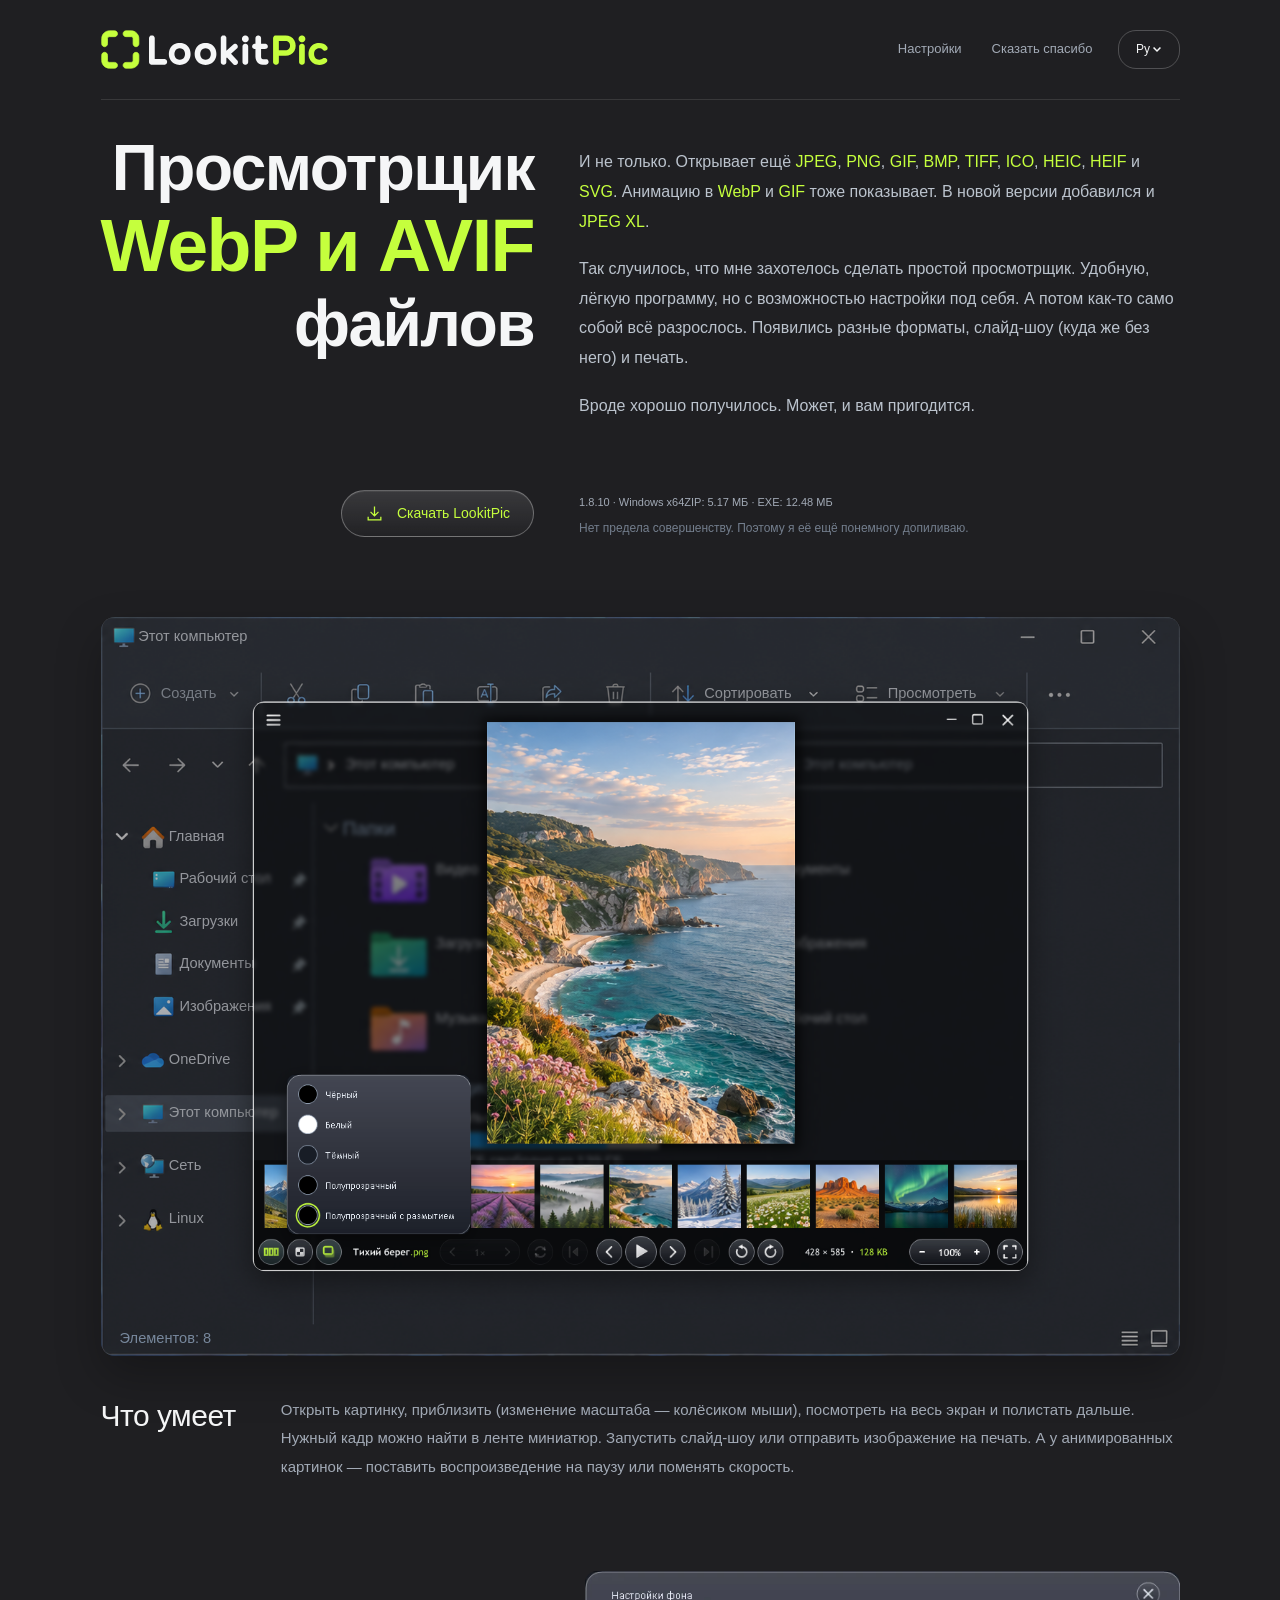
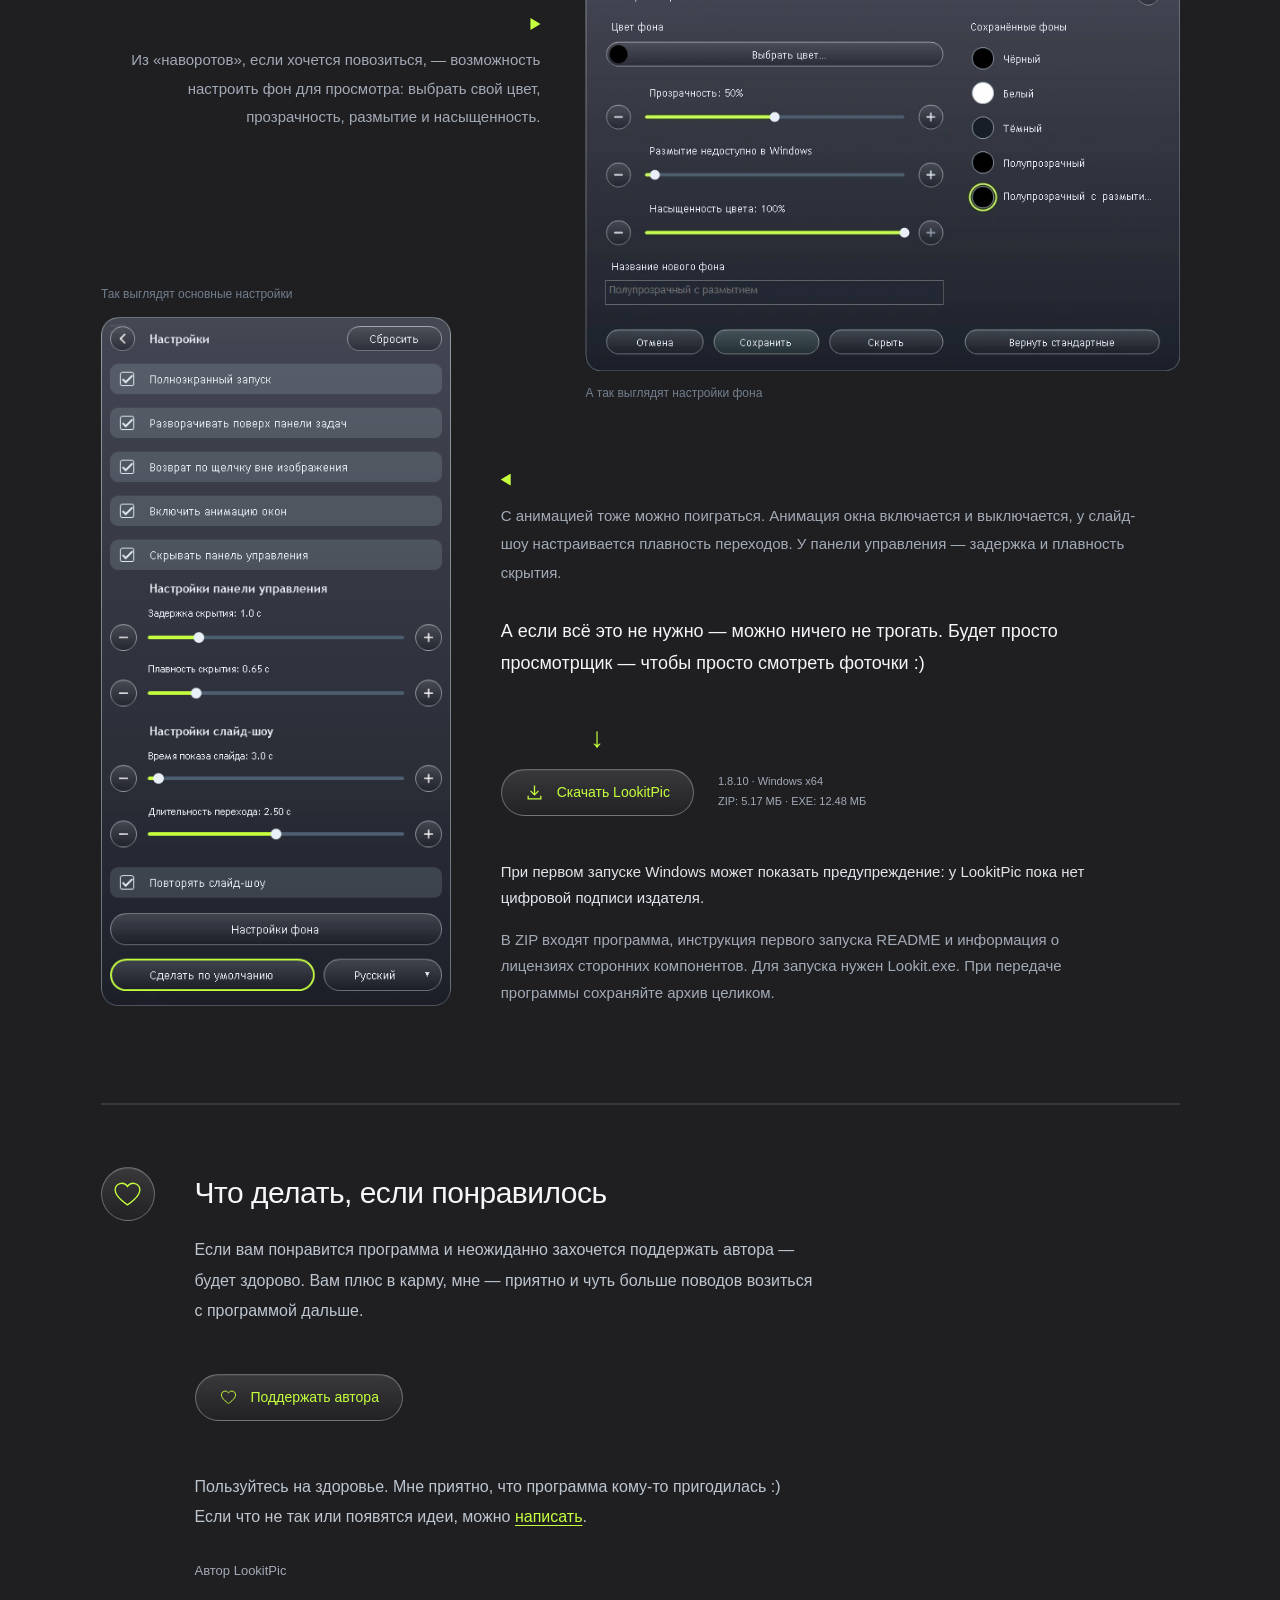
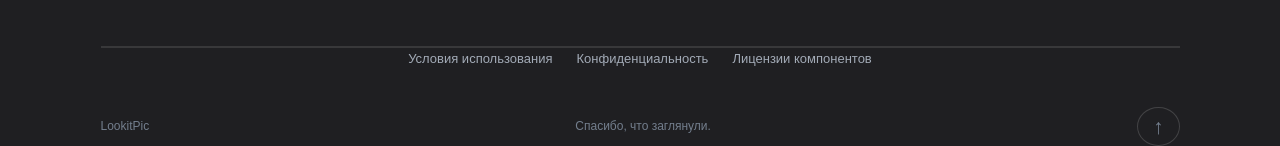
<file: index.html>
<!doctype html>
<html lang="ru">
<head>
  <meta charset="utf-8"><meta name="viewport" content="width=device-width,initial-scale=1">
  <title>LookitPic — бесплатный просмотрщик WebP и AVIF для Windows</title>
  <meta name="description" content="Бесплатный просмотрщик изображений для Windows x64: WebP, AVIF, HEIC, JPEG XL и другие форматы. Анимация, слайд-шоу и печать. Работает без установки.">
  <meta name="theme-color" content="#1f1f22"><link rel="icon" href="/assets/brand/lookitpic.ico?v=137">
  <link rel="stylesheet" href="/style.css?v=1810-language"><script src="/config.js?v=136" defer></script><script src="/locales.js?v=1810" defer></script><script src="/app.js?v=1810-language" defer></script>

<link rel="canonical" href="https://lookitpic.com/">
<link rel="alternate" hreflang="ru" href="https://lookitpic.com/">
<link rel="alternate" hreflang="en" href="https://lookitpic.com/en/">
<link rel="alternate" hreflang="de" href="https://lookitpic.com/de/">
<link rel="alternate" hreflang="fr" href="https://lookitpic.com/fr/">
<link rel="alternate" hreflang="x-default" href="https://lookitpic.com/">
<meta property="og:type" content="website">
<meta property="og:site_name" content="LookitPic">
<meta property="og:title" content="LookitPic — бесплатный просмотрщик WebP и AVIF для Windows">
<meta property="og:description" content="Бесплатный просмотрщик изображений для Windows x64: WebP, AVIF, HEIC, JPEG XL и другие форматы. Анимация, слайд-шоу и печать. Работает без установки.">
<meta property="og:url" content="https://lookitpic.com/">
<meta property="og:locale" content="ru_RU">
<meta property="og:image" content="https://lookitpic.com/assets/social/ru.png">
<meta property="og:image:width" content="1079">
<meta property="og:image:height" content="791">
<meta property="og:image:type" content="image/png">
<meta property="og:image:alt" content="Интерфейс LookitPic с фотографией побережья">
<meta name="twitter:card" content="summary_large_image">
<meta name="twitter:title" content="LookitPic — бесплатный просмотрщик WebP и AVIF для Windows">
<meta name="twitter:description" content="Бесплатный просмотрщик изображений для Windows x64: WebP, AVIF, HEIC, JPEG XL и другие форматы. Анимация, слайд-шоу и печать. Работает без установки.">
<meta name="twitter:image" content="https://lookitpic.com/assets/social/ru.png">
<meta name="twitter:image:alt" content="Интерфейс LookitPic с фотографией побережья">
<script type="application/ld+json">{"@context": "https://schema.org", "@type": "SoftwareApplication", "name": "LookitPic", "url": "https://lookitpic.com/", "description": "Бесплатный просмотрщик изображений для Windows x64: WebP, AVIF, HEIC, JPEG XL и другие форматы. Анимация, слайд-шоу и печать. Работает без установки.", "inLanguage": "ru", "applicationCategory": "MultimediaApplication", "operatingSystem": "Windows x64", "softwareVersion": "1.8.10", "downloadUrl": "https://github.com/lookitpic/LookitPic/releases/download/v1.8.10/Lookit.exe", "screenshot": "https://lookitpic.com/assets/social/ru.png", "offers": {"@type": "Offer", "price": "0", "priceCurrency": "USD"}}</script>
<link rel="stylesheet" href="/donation.css?v=137"><!-- Yandex.Metrika counter -->
<script type="text/javascript">
    (function(m,e,t,r,i,k,a){
        m[i]=m[i]||function(){(m[i].a=m[i].a||[]).push(arguments)};
        m[i].l=1*new Date();
        for (var j = 0; j < document.scripts.length; j++) {if (document.scripts[j].src === r) { return; }}
        k=e.createElement(t),a=e.getElementsByTagName(t)[0],k.async=1,k.src=r,a.parentNode.insertBefore(k,a)
    })(window, document,'script','https://mc.yandex.ru/metrika/tag.js?id=114624839', 'ym');

    ym(114624839, 'init', {ssr:true, clickmap:true, ecommerce:"dataLayer", referrer: document.referrer, url: location.href, accurateTrackBounce:true, trackLinks:true});
</script>
<!-- /Yandex.Metrika counter -->
</head>
<body>
<noscript><div><img src="https://mc.yandex.ru/watch/114624839" style="position:absolute; left:-9999px;" alt="" /></div></noscript>
<a class="skip" href="#main" data-i18n="skip">К содержимому</a>
<header class="header wrap">
  <a class="brand" href="#main"><img src="/assets/brand/wordmark.svg?v=137" width="228" height="39" alt="LookitPic"></a>
  <nav aria-label="Навигация"><a href="#personal" data-i18n="navSettings">Настройки</a><a href="#thanks" data-i18n="navThanks">Сказать спасибо</a></nav><details class="language-control" id="language"><summary aria-label="Язык — Русский">Ру</summary><div class="language-options"><a href="/ru/" lang="ru" hreflang="ru" aria-current="page">Русский</a><a href="/en/" lang="en" hreflang="en">English</a><a href="/de/" lang="de" hreflang="de">Deutsch</a><a href="/fr/" lang="fr" hreflang="fr">Français</a></div></details>
</header>
<main class="wrap" id="main">
  <section class="hello">
    <div class="hero-heading">
    <h1 data-i18n="title"><span class="title-first">Просмотрщик</span><br><span class="title-formats">WebP и AVIF</span><br><span class="title-last">файлов</span></h1>
    </div>
    <div class="hero-copy">
    <p data-i18n="formats">И не только. Открывает ещё <span class="format-name">JPEG</span>, <span class="format-name">PNG</span>, <span class="format-name">GIF</span>, <span class="format-name">BMP</span>, <span class="format-name">TIFF</span>, <span class="format-name">ICO</span>, <span class="format-name">HEIC</span>, <span class="format-name">HEIF</span> и <span class="format-name">SVG</span>. Анимацию в <span class="format-name">WebP</span> и <span class="format-name">GIF</span> тоже показывает. В новой версии добавился и <span class="format-name">JPEG XL</span>.</p>
    <p data-i18n="story">Так случилось, что мне захотелось сделать простой просмотрщик. Удобную, лёгкую программу, но с возможностью настройки под себя. А потом как-то само собой всё разрослось. Появились разные форматы, слайд-шоу (куда же без него) и печать.</p>
    <p data-i18n="maybe">Вроде хорошо получилось. Может, и вам пригодится.</p>
    </div>
      <div class="hero-download">
<div class="download-row"><a class="glass-button download-link" href="https://github.com/lookitpic/LookitPic/releases/download/v1.8.10/LookitPic_1.8.10.zip"><svg width="19" height="19" viewbox="0 0 24 24" fill="none" stroke="currentColor" stroke-width="1.6" aria-hidden="true"><path d="M12 3v12m-5-5 5 5 5-5M4 16v4h16v-4"/></svg><span data-i18n="download">Скачать LookitPic</span></a><span class="file-note" data-i18n="downloadMeta">1.8.10 · Windows x64<br>ZIP: 5.17 МБ · EXE: 12.48 МБ</span></div>
    <p class="version-note" data-i18n="preview">Нет предела совершенству. Поэтому я её ещё понемногу допиливаю.</p>
      </div>
  </section>

  <section class="look" aria-label="Интерфейс LookitPic с фотографией побережья">
    <div class="promo-desktop">
      <div class="explorer-screenshot" aria-hidden="true">
        <img src="/assets/explorer/base-dark.webp" width="1515" height="1038" alt="" draggable="false">
        <span class="explorer-label title" data-explorer-label="pc" style="left:3.44828%;top:1.25899%;width:72.66010%;height:3.05755%">Этот компьютер</span>
        <span class="explorer-label muted" data-explorer-label="new" style="left:5.54187%;top:8.99281%;width:6.40394%;height:3.23741%">Создать</span>
        <span class="explorer-label " data-explorer-label="sort" style="left:55.91133%;top:8.99281%;width:9.35961%;height:3.23741%">Сортировать</span>
        <span class="explorer-label " data-explorer-label="view" style="left:72.90640%;top:8.99281%;width:9.23645%;height:3.23741%">Просмотреть</span>
        <span class="explorer-label " data-explorer-label="pc" style="left:22.66010%;top:18.52518%;width:23.39901%;height:3.23741%">Этот компьютер</span>
        <span class="explorer-label muted" data-explorer-label="search" style="left:60.59113%;top:18.52518%;width:35.96059%;height:3.23741%">Поиск: Этот компьютер</span>
        <span class="explorer-label " data-explorer-label="home" style="left:6.28079%;top:28.23741%;width:10.83744%;height:3.23741%">Главная</span>
        <span class="explorer-label " data-explorer-label="desktop" style="left:7.26601%;top:33.99281%;width:10.09852%;height:3.23741%">Рабочий стол</span>
        <span class="explorer-label " data-explorer-label="downloads" style="left:7.26601%;top:39.74820%;width:10.09852%;height:3.23741%">Загрузки</span>
        <span class="explorer-label " data-explorer-label="documents" style="left:7.26601%;top:45.50360%;width:10.09852%;height:3.23741%">Документы</span>
        <span class="explorer-label " data-explorer-label="pictures" style="left:7.26601%;top:51.25899%;width:10.09852%;height:3.23741%">Изображения</span>
        <span class="explorer-label " data-explorer-label="onedrive" style="left:6.28079%;top:58.45324%;width:11.57635%;height:3.23741%">OneDrive</span>
        <span class="explorer-label " data-explorer-label="pc" style="left:6.28079%;top:65.64748%;width:12.43842%;height:3.23741%">Этот компьютер</span>
        <span class="explorer-label " data-explorer-label="network" style="left:6.28079%;top:72.84173%;width:11.57635%;height:3.23741%">Сеть</span>
        <span class="explorer-label " data-explorer-label="linux" style="left:6.28079%;top:80.03597%;width:11.57635%;height:3.23741%">Linux</span>
        <span class="explorer-label heading" data-explorer-label="folders" style="left:22.41379%;top:26.79856%;width:36.94581%;height:3.77698%">Папки</span>
        <span class="explorer-label " data-explorer-label="videos" style="left:31.03448%;top:32.73381%;width:20.93596%;height:3.23741%">Видео</span>
        <span class="explorer-label " data-explorer-label="documents" style="left:62.43842%;top:32.73381%;width:30.78818%;height:3.23741%">Документы</span>
        <span class="explorer-label " data-explorer-label="downloads" style="left:31.03448%;top:42.80576%;width:20.93596%;height:3.23741%">Загрузки</span>
        <span class="explorer-label " data-explorer-label="pictures" style="left:62.43842%;top:42.80576%;width:30.78818%;height:3.23741%">Изображения</span>
        <span class="explorer-label " data-explorer-label="music" style="left:31.03448%;top:52.87770%;width:20.93596%;height:3.23741%">Музыка</span>
        <span class="explorer-label " data-explorer-label="desktop" style="left:62.43842%;top:52.87770%;width:30.78818%;height:3.23741%">Рабочий стол</span>
        <span class="explorer-label heading" data-explorer-label="devices" style="left:22.41379%;top:61.87050%;width:59.11330%;height:3.77698%">Устройства и диски</span>
        <span class="explorer-label " data-explorer-label="disk" style="left:31.03448%;top:66.36691%;width:34.48276%;height:3.23741%">Локальный диск (C:)</span>
        <span class="explorer-label muted" data-explorer-label="capacity" style="left:31.03448%;top:72.30216%;width:34.48276%;height:3.23741%">31,5 ГБ свободно из 139 ГБ</span>
        <span class="explorer-label heading" data-explorer-label="locations" style="left:22.41379%;top:76.79856%;width:55.41872%;height:3.77698%">Сетевые расположения</span>
        <span class="explorer-label status" data-explorer-label="items" style="left:1.72414%;top:96.22302%;width:49.26108%;height:3.23741%">Элементов: 8</span>
      </div>
      <div class="viewer-backdrop" id="viewer-backdrop" aria-hidden="true"></div>
      <div class="native-viewer" id="native-viewer" data-background="4">
        <img id="viewer-shot" src="/assets/captures/ru-viewer-4-1-1.webp" width="1079" height="791" alt="Интерфейс LookitPic с фотографией побережья" draggable="false">
        <div id="picker" class="native-picker" role="group" aria-label="Выбор фона" style="width: 23.725671918443002%;">
          <img id="picker-shot" src="/assets/captures/ru-picker-4.webp" width="256" height="222" alt="" draggable="false">
          <button class="capture-hit picker-hit" data-background="0" aria-label="Чёрный" aria-pressed="false" title="Чёрный"></button>
          <button class="capture-hit picker-hit" data-background="1" aria-label="Белый" aria-pressed="false" title="Белый"></button>
          <button class="capture-hit picker-hit" data-background="2" aria-label="Тёмный" aria-pressed="false" title="Тёмный"></button>
          <button class="capture-hit picker-hit" data-background="3" aria-label="Полупрозрачный" aria-pressed="false" title="Полупрозрачный"></button>
          <button class="capture-hit picker-hit" data-background="4" aria-label="Полупрозрачный с размытием" aria-pressed="true" title="Полупрозрачный с размытием"></button>
        </div>
        <button class="capture-hit toolbar-hit" id="toggle-thumbnails" aria-label="Миниатюры" aria-pressed="true" title="Миниатюры"></button>
        <button class="capture-hit toolbar-hit" id="toggle-shadow" aria-label="Тень изображения" aria-pressed="true" title="Тень изображения"></button>
      </div>
    </div>
    <p class="demo-status" id="demo-status" aria-live="polite"></p>
  </section>

  <section class="viewer-overview">
    <h2 data-i18n="simpleTitle">Что умеет</h2>
    <div class="about-intro">
      <p><span data-i18n="basic">Открыть картинку, приблизить (изменение масштаба — колёсиком мыши), посмотреть на весь экран и полистать дальше. Нужный кадр можно найти в ленте миниатюр.</span> <span data-i18n="playback">Запустить слайд-шоу или отправить изображение на печать. А у анимированных картинок — поставить воспроизведение на паузу или поменять скорость.</span></p>
    </div>
  </section>

  <section class="about section" id="personal">
    <div class="settings-layout"><div class="settings-grid">
    <div class="settings-row background-row">
      <p data-i18n="backgroundCopy">Из «наворотов», если хочется повозиться, — возможность настроить фон для просмотра: выбрать свой цвет, прозрачность, размытие и насыщенность.</p>
      <figure class="settings-capture"><img id="background-settings-shot" src="/assets/captures/ru-background-settings.webp?v=184" width="720" height="484" alt="Настройки фона LookitPic" loading="lazy"><figcaption data-i18n="backgroundCaption">А так выглядят настройки фона</figcaption></figure>
    </div>
    <div class="settings-row animation-row">
      <figure class="settings-capture"><figcaption data-i18n="animationCaption">Так выглядят основные настройки</figcaption><span class="settings-panel-crop"><img id="animation-settings-shot" src="/assets/captures/ru-settings.webp" width="400" height="790" alt="Настройки анимации и панелей LookitPic" loading="lazy"></span></figure>
      <div><p data-i18n="animationCopy">С анимацией тоже можно поиграться. Анимация окна включается и выключается, у слайд-шоу настраивается плавность переходов. У панели управления — задержка и плавность скрытия.</p><p class="no-pressure" data-i18n="noPressure">А если всё это не нужно — можно ничего не трогать. Будет просто просмотрщик — чтобы просто смотреть фоточки :)</p><div class="try-download"><div class="download-again"><span class="try-download-arrow" aria-hidden="true">↓</span><a class="glass-button download-link" href="https://github.com/lookitpic/LookitPic/releases/download/v1.8.10/LookitPic_1.8.10.zip"><svg width="19" height="19" viewbox="0 0 24 24" fill="none" stroke="currentColor" stroke-width="1.6" aria-hidden="true"><path d="M12 3v12m-5-5 5 5 5-5M4 16v4h16v-4"/></svg><span data-i18n="download">Скачать LookitPic</span></a><span class="file-note" data-i18n="downloadMeta">1.8.10 · Windows x64<br>ZIP: 5.17 МБ · EXE: 12.48 МБ</span></div></div>
        <div class="download-notes"><p class="windows-note" data-i18n="windowsNote">При первом запуске Windows может показать предупреждение: у LookitPic пока нет цифровой подписи издателя.</p><p data-i18n="archiveNote">В ZIP входят программа, инструкция первого запуска README и информация о лицензиях сторонних компонентов. Для запуска нужен Lookit.exe. При передаче программы сохраняйте архив целиком.</p></div>
      </div>
    </div>
    </div></div>
  </section>

  <section class="thanks section" id="thanks">
    <div class="thank-you-icon" aria-hidden="true"><svg width="33" height="33" viewbox="0 0 32 32" fill="none" stroke="currentColor" stroke-width="1.3"><path d="M16 26S4 18.5 4 11.5a6.5 6.5 0 0 1 12-3.3 6.5 6.5 0 0 1 12 3.3C28 18.5 16 26 16 26Z"/></svg></div>
    <div><h2 data-i18n="thanksTitle">Что делать, если понравилось</h2><p data-i18n="thanksCopy">Если вам понравится программа и неожиданно захочется поддержать автора — будет здорово. Вам плюс в карму, мне — приятно и чуть больше поводов возиться с программой дальше.</p><a id="donate-link" class="glass-button" role="button" rel="noopener noreferrer" target="_blank" href="https://pay.cloudtips.ru/p/d370f1e8" aria-haspopup="dialog" aria-controls="donation-dialog"><svg width="19" height="19" viewbox="0 0 32 32" fill="none" stroke="currentColor" stroke-width="1.6" aria-hidden="true"><path d="M16 26S4 18.5 4 11.5a6.5 6.5 0 0 1 12-3.3 6.5 6.5 0 0 1 12 3.3C28 18.5 16 26 16 26Z"/></svg><span data-i18n="donate">Поддержать автора</span></a><p data-i18n="thanksFree">Пользуйтесь на здоровье. Мне приятно, что программа кому-то пригодилась :)</p><p class="feedback-invite" data-i18n="feedbackInvite">Если что не так или появятся идеи, можно <a href="#feedback" class="inline-feedback">написать</a>.</p><p id="donate-pending" class="donate-pending" hidden data-i18n="donatePending">Ссылку для донатов ещё добавлю.</p><p class="signature" id="author-name" data-i18n="author">Автор LookitPic</p></div>
  </section>

</main>
<footer class="footer wrap"><nav class="legal-links" aria-label="Документы"><a href="#terms" class="legal-link" data-i18n="termsTitle">Условия использования</a><a href="#privacy" class="legal-link" data-i18n="privacyTitle">Конфиденциальность</a><a href="#licences" class="legal-link" data-i18n="licencesTitle">Лицензии компонентов</a></nav><span>LookitPic</span><p data-i18n="footer">Спасибо, что заглянули.</p><a href="#main" aria-label="Вернуться к началу">↑</a></footer>
<dialog id="feedback" class="feedback-dialog" aria-label="Обратная связь">
  <button type="button" class="feedback-close" id="feedback-close" aria-label="Закрыть"><svg width="14" height="14" viewbox="0 0 16 16" fill="none" stroke="currentColor" stroke-width="1.5" aria-hidden="true"><path d="M3 3l10 10M13 3L3 13"/></svg></button>
  
  <p class="feedback-pending">Хорошо, что решили написать. Положительные отзывы в себе держать не стоит :) Они приятны, но отрицательные помогают не застаиваться на месте и развиваться. Электронную почту указывать необязательно. Но если хотите получить ответ, оставьте свой адрес. Стараюсь всем отвечать.</p>
  <form id="feedback-form" method="POST" name="lookitpic-feedback" action="https://formspree.io/f/mwloqaqz"><input type="hidden" name="language" value="ru">
    <label><span data-i18n="feedbackEmail">Эл. почта (необязательно)</span><input type="email" name="email" autocomplete="email" maxlength="254"></label>
    <label><span data-i18n="feedbackMessage">Текст сообщения</span><textarea name="message" rows="3" maxlength="5000" required minlength="3"></textarea></label>
    <label class="consent-row"><input type="checkbox" name="consent" required><span data-i18n="consentLabel">Я согласен на обработку адреса эл. почты и текста обращения в соответствии с <a class="legal-link" href="#consent" style="text-decoration:underline;text-underline-offset:3px">согласием</a>.</span></label><button type="submit" class="glass-button" data-i18n="feedbackSend">Отправить</button>
  <p class="captcha-notice">Защищено reCAPTCHA. <a href="https://policies.google.com/privacy" target="_blank" rel="noopener noreferrer">Конфиденциальность</a> и <a href="https://policies.google.com/terms" target="_blank" rel="noopener noreferrer">условия Google</a>.</p>
<p id="feedback-status" role="status" aria-live="polite" tabindex="-1"></p></form>
<script id="feedback-text" type="application/json">{"intro": "Хорошо, что решили написать. Положительные отзывы в себе держать не стоит :) Они приятны, но отрицательные помогают не застаиваться на месте и развиваться. Электронную почту указывать необязательно. Но если хотите получить ответ, оставьте свой адрес. Стараюсь всем отвечать.", "privacy": "Обращения принимает и хранит Formspree; уведомления поступают автору на электронную почту. Для защиты от спама используется Google reCAPTCHA. Formspree и Google могут обрабатывать технические данные браузера и сети. Сообщение и необязательный email используются для рассмотрения обращения и ответа.", "sending": "Отправляем…", "captcha": "Пройдите проверку «Я не робот». Если она не появилась, проверьте соединение и блокировщик содержимого.", "invalid": "Введите текст сообщения (от 3 до 5000 символов).", "error": "Не удалось подтвердить приём сообщения. Текст сохранён в форме. Проверьте соединение и повторите позже.", "success": "Сообщение отправлено!\nСпасибо, что уделили время!", "local": "Отправка доступна только на опубликованном сайте.", "back": "Вернуться на сайт", "title": "Сообщение принято — LookitPic", "unavailable": "Форма временно недоступна. Попробуйте позже."}</script></dialog>
<script src="/feedback.js?v=feedback-inline3" defer></script>
<dialog id="terms" class="feedback-dialog legal-dialog" aria-labelledby="terms-title"><h2 id="terms-title" data-i18n="termsTitle">Условия использования</h2><p data-i18n="termsUse">LookitPic можно бесплатно использовать в личных и рабочих целях. Разрешается передавать другим неизменённый архив программы вместе с лицензиями и уведомлениями об авторских правах. Права на сторонние компоненты определяются их собственными лицензиями.</p><p data-i18n="termsAsIs">Программа предоставляется «как есть», без гарантии отсутствия ошибок, пригодности для конкретной задачи и обязательства выпускать обновления. Ограничения гарантий и ответственности действуют только в пределах, допускаемых применимым законодательством. Эти условия не ограничивают права, предоставленные лицензиями сторонних компонентов.</p><form method="dialog" class="legal-close-form"><button type="submit" class="legal-close"><span aria-hidden="true">×</span><span class="visually-hidden" data-i18n="legalClose">Закрыть</span></button></form></dialog><dialog id="privacy" class="feedback-dialog legal-dialog" aria-labelledby="privacy-title"><h2 id="privacy-title" data-i18n="privacyTitle">Конфиденциальность</h2><p data-i18n="privacyBrowser">На сайте используется Яндекс Метрика для статистики посещений, источников переходов и взаимодействий со страницами. Сервис может использовать cookies и передаёт данные о посещении Яндексу. Реклама на сайте не размещается. Выбранный язык сохраняется в вашем браузере.</p><p data-i18n="privacyDraft">При отправке обращения автор программы получает текст сообщения и указанный вами адрес для ответа. Они используются только для рассмотрения обращения и переписки, без рекламных рассылок.</p><p>Обращения принимает и хранит Formspree; уведомления поступают автору на электронную почту. Для защиты от спама используется Google reCAPTCHA. Formspree и Google могут обрабатывать технические данные браузера и сети. Сообщение и необязательный email используются для рассмотрения обращения и ответа.</p><form method="dialog" class="legal-close-form"><button type="submit" class="legal-close"><span aria-hidden="true">×</span><span class="visually-hidden" data-i18n="legalClose">Закрыть</span></button></form></dialog><dialog id="licences" class="feedback-dialog legal-dialog" aria-labelledby="licences-title"><h2 id="licences-title" data-i18n="licencesTitle">Лицензии компонентов</h2><p data-i18n="licencesCopy">Лицензии и уведомление входят в ZIP с программой. Исходники компонентов LGPL доступны отдельно по ссылке ниже и на странице выпуска GitHub.</p><ul><li><a href="/legal/THIRD_PARTY_LICENSES.txt" data-i18n="licenceText">Тексты лицензий</a></li><li><a href="/legal/THIRD_PARTY_NOTICE.txt" data-i18n="licenceNotice">Уведомления о компонентах</a></li><li><a href="https://github.com/lookitpic/LookitPic/releases/download/v1.8.10/LGPL_SOURCES.zip" data-i18n="licenceSource">Исходники LGPL</a></li></ul><form method="dialog" class="legal-close-form"><button type="submit" class="legal-close"><span aria-hidden="true">×</span><span class="visually-hidden" data-i18n="legalClose">Закрыть</span></button></form></dialog><dialog id="consent" class="feedback-dialog legal-dialog" aria-labelledby="consent-title"><h2 id="consent-title" data-i18n="consentTitle">Согласие на обработку данных</h2><p data-i18n="consentDraft">Я согласен на обработку автором программы текста моего обращения и указанного адреса для ответа: получение, передачу через сервис отправки, хранение в электронной почте и использование для рассмотрения обращения и переписки. Данные не используются для рекламных рассылок.</p><form method="dialog" class="legal-close-form"><button type="submit" class="legal-close"><span aria-hidden="true">×</span><span class="visually-hidden" data-i18n="legalClose">Закрыть</span></button></form></dialog><script src="/legal.js?v=1" defer></script><dialog id="donation-dialog" class="feedback-dialog donation-dialog" aria-describedby="donation-description" aria-label="Поддержать LookitPic">
<img class="donation-brand" src="/assets/brand/wordmark.svg?v=137" alt="LookitPic" width="200" height="34">

<p>Большое спасибо за поддержку!<br>Это очень важно для меня</p>
<a class="glass-button donation-open" href="https://pay.cloudtips.ru/p/d370f1e8" target="_blank" rel="noopener noreferrer"><span class="donation-button-label"><span aria-hidden="true">♡</span> Поддержать переводом</span></a>
<p id="donation-description">Откроется страница оплаты.<br>Можно перевести через СБП или картой.</p>
<p class="donation-camera">Или отсканируйте камерой телефона</p>
<img class="donation-qr" src="/assets/support/cloudtips-qr.png" width="328" height="328" alt="QR-код для поддержки LookitPic">
<form method="dialog" class="legal-close-form"><button type="submit" class="legal-close" autofocus aria-label="Закрыть"><svg width="14" height="14" viewbox="0 0 16 16" fill="none" stroke="currentColor" stroke-width="1.5" aria-hidden="true"><path d="M3 3l10 10M13 3L3 13"/></svg></button></form>
</dialog><script src="/donation.js?v=136" defer></script></body></html>
</file>
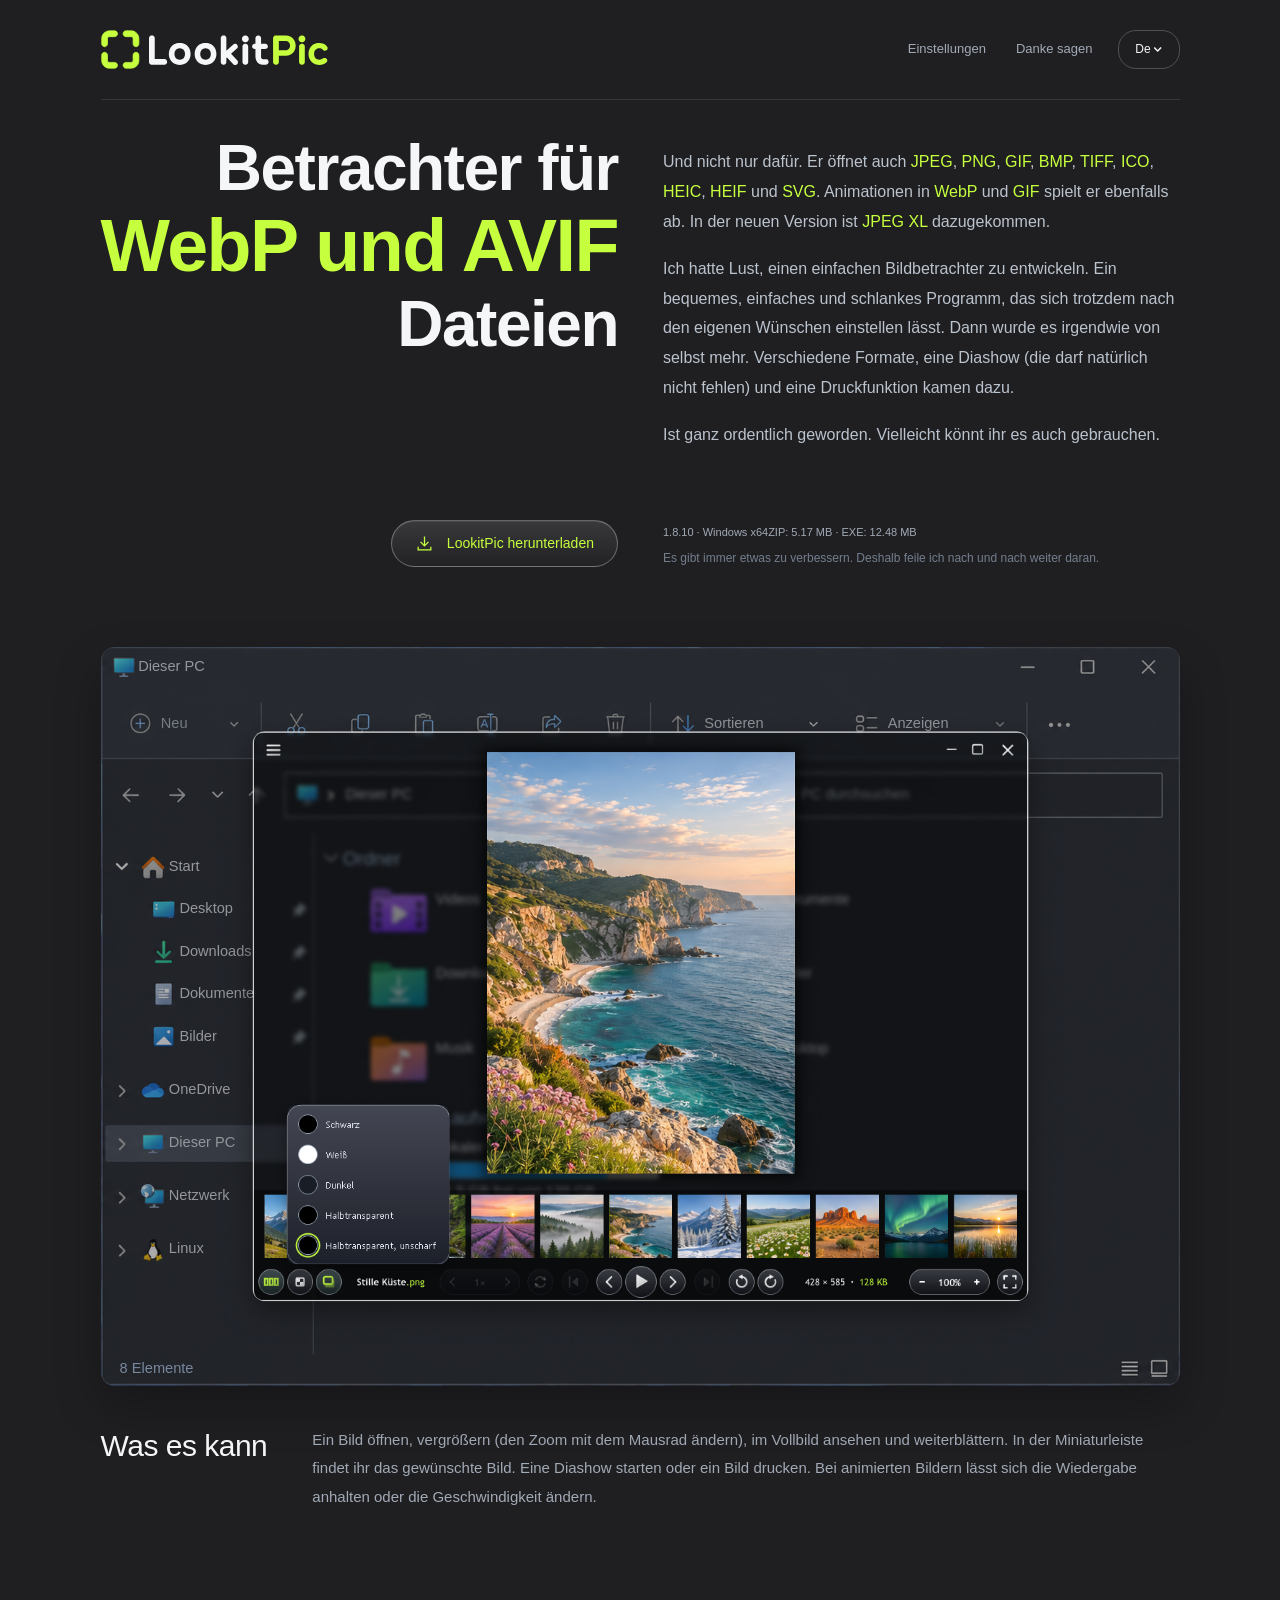
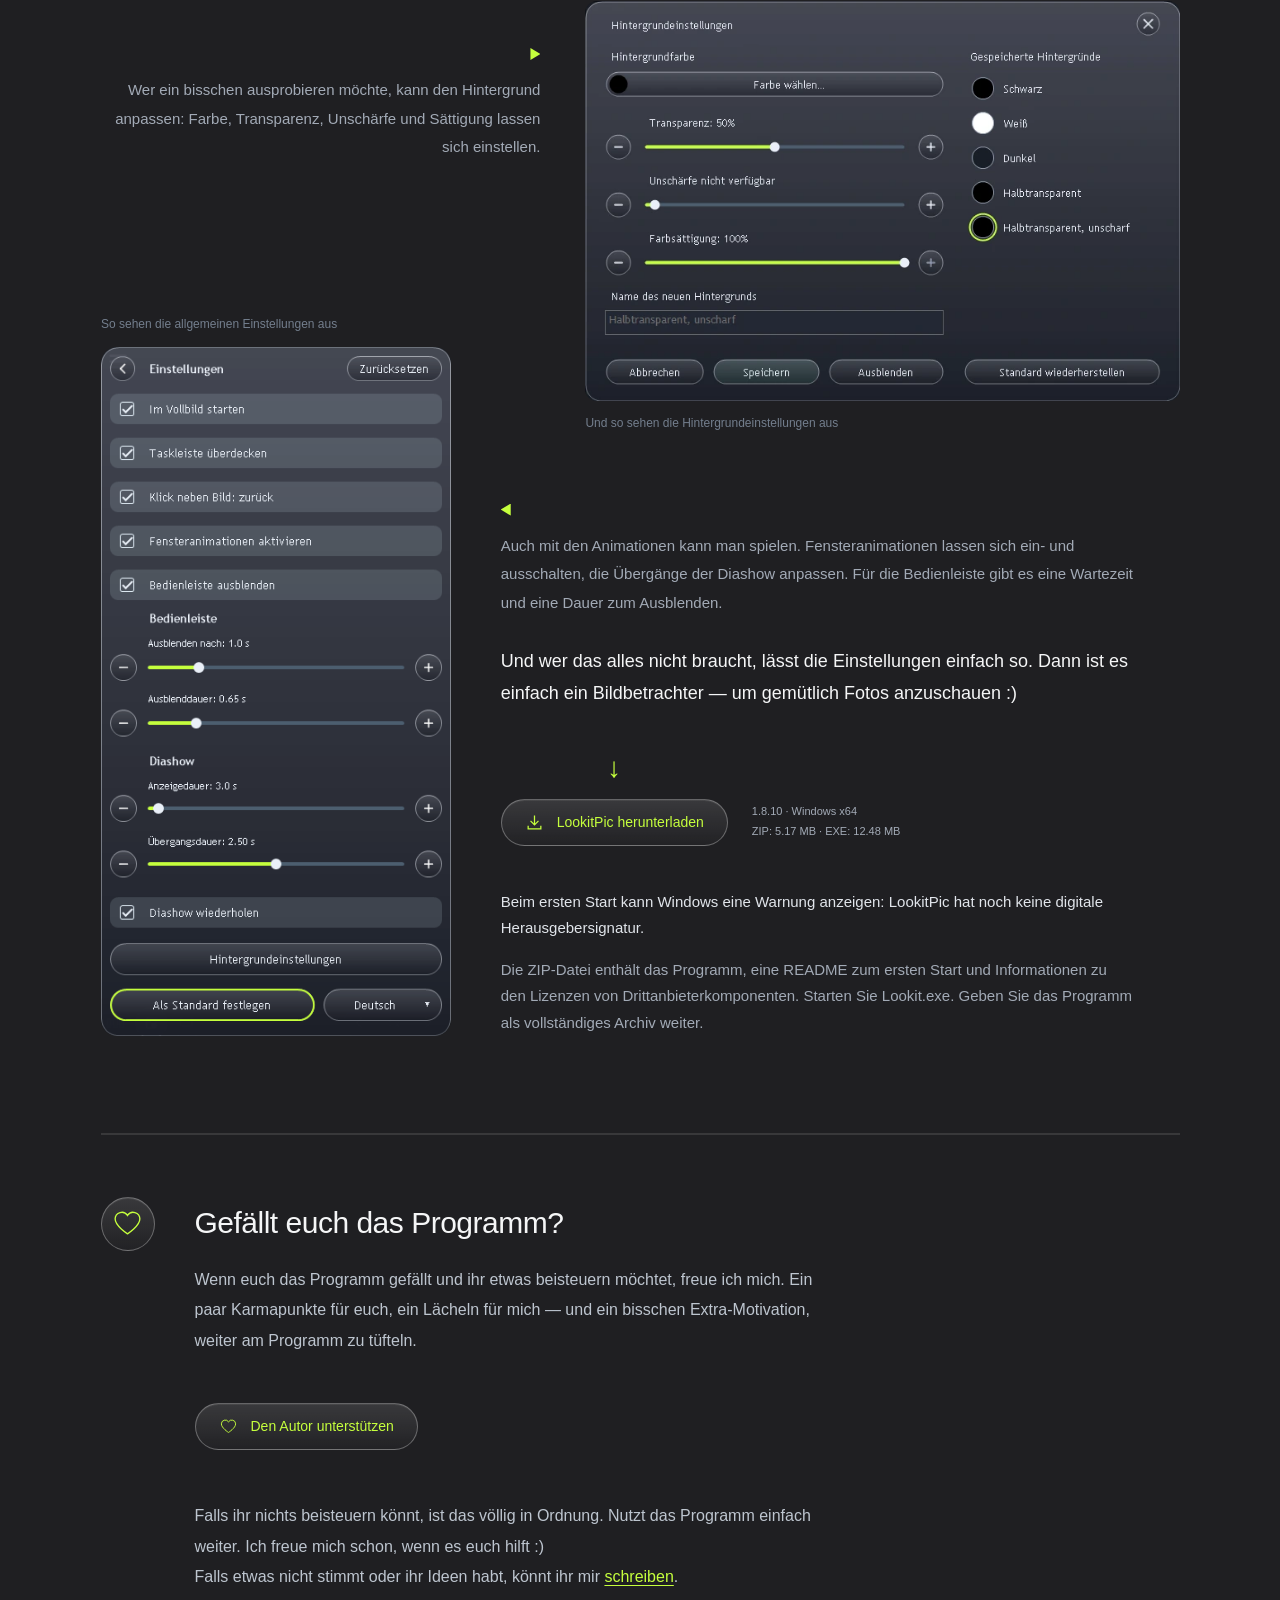
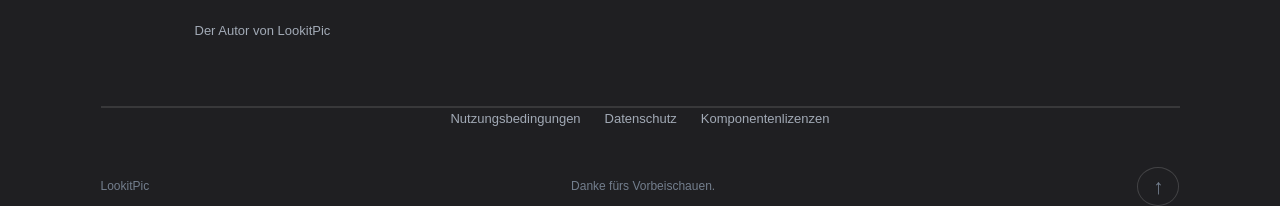
<file: de/index.html>
<!doctype html>
<html lang="de">
<head>
  <meta charset="utf-8"><meta name="viewport" content="width=device-width,initial-scale=1">
  <title>LookitPic — Kostenloser WebP- und AVIF-Betrachter für Windows</title>
  <meta name="description" content="Kostenloser Bildbetrachter für Windows x64: WebP, AVIF, HEIC, JPEG XL und weitere Formate. Animationen, Diashows und Fotodruck. Ohne Installation.">
  <meta name="theme-color" content="#1f1f22"><link rel="icon" href="/assets/brand/lookitpic.ico?v=137">
  <link rel="stylesheet" href="/style.css?v=1810-language"><script src="/config.js?v=136" defer></script><script src="/locales.js?v=1810" defer></script><script src="/app.js?v=1810-language" defer></script>

<link rel="canonical" href="https://lookitpic.com/de/">
<link rel="alternate" hreflang="ru" href="https://lookitpic.com/">
<link rel="alternate" hreflang="en" href="https://lookitpic.com/en/">
<link rel="alternate" hreflang="de" href="https://lookitpic.com/de/">
<link rel="alternate" hreflang="fr" href="https://lookitpic.com/fr/">
<link rel="alternate" hreflang="x-default" href="https://lookitpic.com/">
<meta property="og:type" content="website">
<meta property="og:site_name" content="LookitPic">
<meta property="og:title" content="LookitPic — Kostenloser WebP- und AVIF-Betrachter für Windows">
<meta property="og:description" content="Kostenloser Bildbetrachter für Windows x64: WebP, AVIF, HEIC, JPEG XL und weitere Formate. Animationen, Diashows und Fotodruck. Ohne Installation.">
<meta property="og:url" content="https://lookitpic.com/de/">
<meta property="og:locale" content="de_DE">
<meta property="og:image" content="https://lookitpic.com/assets/social/de.png">
<meta property="og:image:width" content="1079">
<meta property="og:image:height" content="791">
<meta property="og:image:type" content="image/png">
<meta property="og:image:alt" content="LookitPic-Oberfläche mit einer Küstenlandschaft">
<meta name="twitter:card" content="summary_large_image">
<meta name="twitter:title" content="LookitPic — Kostenloser WebP- und AVIF-Betrachter für Windows">
<meta name="twitter:description" content="Kostenloser Bildbetrachter für Windows x64: WebP, AVIF, HEIC, JPEG XL und weitere Formate. Animationen, Diashows und Fotodruck. Ohne Installation.">
<meta name="twitter:image" content="https://lookitpic.com/assets/social/de.png">
<meta name="twitter:image:alt" content="LookitPic-Oberfläche mit einer Küstenlandschaft">
<script type="application/ld+json">{"@context": "https://schema.org", "@type": "SoftwareApplication", "name": "LookitPic", "url": "https://lookitpic.com/de/", "description": "Kostenloser Bildbetrachter für Windows x64: WebP, AVIF, HEIC, JPEG XL und weitere Formate. Animationen, Diashows und Fotodruck. Ohne Installation.", "inLanguage": "de", "applicationCategory": "MultimediaApplication", "operatingSystem": "Windows x64", "softwareVersion": "1.8.10", "downloadUrl": "https://github.com/lookitpic/LookitPic/releases/download/v1.8.10/Lookit.exe", "screenshot": "https://lookitpic.com/assets/social/de.png", "offers": {"@type": "Offer", "price": "0", "priceCurrency": "USD"}}</script>
<link rel="stylesheet" href="/donation.css?v=137"><!-- Yandex.Metrika counter -->
<script type="text/javascript">
    (function(m,e,t,r,i,k,a){
        m[i]=m[i]||function(){(m[i].a=m[i].a||[]).push(arguments)};
        m[i].l=1*new Date();
        for (var j = 0; j < document.scripts.length; j++) {if (document.scripts[j].src === r) { return; }}
        k=e.createElement(t),a=e.getElementsByTagName(t)[0],k.async=1,k.src=r,a.parentNode.insertBefore(k,a)
    })(window, document,'script','https://mc.yandex.ru/metrika/tag.js?id=114624839', 'ym');

    ym(114624839, 'init', {ssr:true, clickmap:true, ecommerce:"dataLayer", referrer: document.referrer, url: location.href, accurateTrackBounce:true, trackLinks:true});
</script>
<!-- /Yandex.Metrika counter -->
</head>
<body>
<noscript><div><img src="https://mc.yandex.ru/watch/114624839" style="position:absolute; left:-9999px;" alt="" /></div></noscript>
<a class="skip" href="#main" data-i18n="skip">Zum Inhalt</a>
<header class="header wrap">
  <a class="brand" href="#main"><img src="/assets/brand/wordmark.svg?v=137" width="228" height="39" alt="LookitPic"></a>
  <nav aria-label="Навигация"><a href="#personal" data-i18n="navSettings">Einstellungen</a><a href="#thanks" data-i18n="navThanks">Danke sagen</a></nav><details class="language-control" id="language"><summary aria-label="Sprache — Deutsch">De</summary><div class="language-options"><a href="/ru/" lang="ru" hreflang="ru">Русский</a><a href="/en/" lang="en" hreflang="en">English</a><a href="/de/" lang="de" hreflang="de" aria-current="page">Deutsch</a><a href="/fr/" lang="fr" hreflang="fr">Français</a></div></details>
</header>
<main class="wrap" id="main">
  <section class="hello">
    <div class="hero-heading">
    <h1 data-i18n="title"><span class="title-first">Betrachter für</span><br><span class="title-formats">WebP und AVIF</span><br><span class="title-last">Dateien</span></h1>
    </div>
    <div class="hero-copy">
    <p data-i18n="formats">Und nicht nur dafür. Er öffnet auch <span class="format-name">JPEG</span>, <span class="format-name">PNG</span>, <span class="format-name">GIF</span>, <span class="format-name">BMP</span>, <span class="format-name">TIFF</span>, <span class="format-name">ICO</span>, <span class="format-name">HEIC</span>, <span class="format-name">HEIF</span> und <span class="format-name">SVG</span>. Animationen in <span class="format-name">WebP</span> und <span class="format-name">GIF</span> spielt er ebenfalls ab. In der neuen Version ist <span class="format-name">JPEG XL</span> dazugekommen.</p>
    <p data-i18n="story">Ich hatte Lust, einen einfachen Bildbetrachter zu entwickeln. Ein bequemes, einfaches und schlankes Programm, das sich trotzdem nach den eigenen Wünschen einstellen lässt. Dann wurde es irgendwie von selbst mehr. Verschiedene Formate, eine Diashow (die darf natürlich nicht fehlen) und eine Druckfunktion kamen dazu.</p>
    <p data-i18n="maybe">Ist ganz ordentlich geworden. Vielleicht könnt ihr es auch gebrauchen.</p>
    </div>
      <div class="hero-download">
<div class="download-row"><a class="glass-button download-link" href="https://github.com/lookitpic/LookitPic/releases/download/v1.8.10/LookitPic_1.8.10.zip"><svg width="19" height="19" viewbox="0 0 24 24" fill="none" stroke="currentColor" stroke-width="1.6" aria-hidden="true"><path d="M12 3v12m-5-5 5 5 5-5M4 16v4h16v-4"/></svg><span data-i18n="download">LookitPic herunterladen</span></a><span class="file-note" data-i18n="downloadMeta">1.8.10 · Windows x64<br>ZIP: 5.17 MB · EXE: 12.48 MB</span></div>
    <p class="version-note" data-i18n="preview">Es gibt immer etwas zu verbessern. Deshalb feile ich nach und nach weiter daran.</p>
      </div>
  </section>

  <section class="look" aria-label="LookitPic-Oberfläche mit einer Küstenlandschaft">
    <div class="promo-desktop">
      <div class="explorer-screenshot" aria-hidden="true">
        <img src="/assets/explorer/base-dark.webp" width="1515" height="1038" alt="" draggable="false">
        <span class="explorer-label title" data-explorer-label="pc" style="left:3.44828%;top:1.25899%;width:72.66010%;height:3.05755%">Dieser PC</span>
        <span class="explorer-label muted" data-explorer-label="new" style="left:5.54187%;top:8.99281%;width:6.40394%;height:3.23741%">Neu</span>
        <span class="explorer-label " data-explorer-label="sort" style="left:55.91133%;top:8.99281%;width:9.35961%;height:3.23741%">Sortieren</span>
        <span class="explorer-label " data-explorer-label="view" style="left:72.90640%;top:8.99281%;width:9.23645%;height:3.23741%">Anzeigen</span>
        <span class="explorer-label " data-explorer-label="pc" style="left:22.66010%;top:18.52518%;width:23.39901%;height:3.23741%">Dieser PC</span>
        <span class="explorer-label muted" data-explorer-label="search" style="left:60.59113%;top:18.52518%;width:35.96059%;height:3.23741%">Dieser PC durchsuchen</span>
        <span class="explorer-label " data-explorer-label="home" style="left:6.28079%;top:28.23741%;width:10.83744%;height:3.23741%">Start</span>
        <span class="explorer-label " data-explorer-label="desktop" style="left:7.26601%;top:33.99281%;width:10.09852%;height:3.23741%">Desktop</span>
        <span class="explorer-label " data-explorer-label="downloads" style="left:7.26601%;top:39.74820%;width:10.09852%;height:3.23741%">Downloads</span>
        <span class="explorer-label " data-explorer-label="documents" style="left:7.26601%;top:45.50360%;width:10.09852%;height:3.23741%">Dokumente</span>
        <span class="explorer-label " data-explorer-label="pictures" style="left:7.26601%;top:51.25899%;width:10.09852%;height:3.23741%">Bilder</span>
        <span class="explorer-label " data-explorer-label="onedrive" style="left:6.28079%;top:58.45324%;width:11.57635%;height:3.23741%">OneDrive</span>
        <span class="explorer-label " data-explorer-label="pc" style="left:6.28079%;top:65.64748%;width:12.43842%;height:3.23741%">Dieser PC</span>
        <span class="explorer-label " data-explorer-label="network" style="left:6.28079%;top:72.84173%;width:11.57635%;height:3.23741%">Netzwerk</span>
        <span class="explorer-label " data-explorer-label="linux" style="left:6.28079%;top:80.03597%;width:11.57635%;height:3.23741%">Linux</span>
        <span class="explorer-label heading" data-explorer-label="folders" style="left:22.41379%;top:26.79856%;width:36.94581%;height:3.77698%">Ordner</span>
        <span class="explorer-label " data-explorer-label="videos" style="left:31.03448%;top:32.73381%;width:20.93596%;height:3.23741%">Videos</span>
        <span class="explorer-label " data-explorer-label="documents" style="left:62.43842%;top:32.73381%;width:30.78818%;height:3.23741%">Dokumente</span>
        <span class="explorer-label " data-explorer-label="downloads" style="left:31.03448%;top:42.80576%;width:20.93596%;height:3.23741%">Downloads</span>
        <span class="explorer-label " data-explorer-label="pictures" style="left:62.43842%;top:42.80576%;width:30.78818%;height:3.23741%">Bilder</span>
        <span class="explorer-label " data-explorer-label="music" style="left:31.03448%;top:52.87770%;width:20.93596%;height:3.23741%">Musik</span>
        <span class="explorer-label " data-explorer-label="desktop" style="left:62.43842%;top:52.87770%;width:30.78818%;height:3.23741%">Desktop</span>
        <span class="explorer-label heading" data-explorer-label="devices" style="left:22.41379%;top:61.87050%;width:59.11330%;height:3.77698%">Geräte und Laufwerke</span>
        <span class="explorer-label " data-explorer-label="disk" style="left:31.03448%;top:66.36691%;width:34.48276%;height:3.23741%">Lokaler Datenträger (C:)</span>
        <span class="explorer-label muted" data-explorer-label="capacity" style="left:31.03448%;top:72.30216%;width:34.48276%;height:3.23741%">31,5 GB frei von 139 GB</span>
        <span class="explorer-label heading" data-explorer-label="locations" style="left:22.41379%;top:76.79856%;width:55.41872%;height:3.77698%">Netzwerkadressen</span>
        <span class="explorer-label status" data-explorer-label="items" style="left:1.72414%;top:96.22302%;width:49.26108%;height:3.23741%">8 Elemente</span>
      </div>
      <div class="viewer-backdrop" id="viewer-backdrop" aria-hidden="true"></div>
      <div class="native-viewer" id="native-viewer" data-background="4">
        <img id="viewer-shot" src="/assets/captures/de-viewer-4-1-1.webp" width="1079" height="791" alt="LookitPic-Oberfläche mit einer Küstenlandschaft" draggable="false">
        <div id="picker" class="native-picker" role="group" aria-label="Hintergrund wählen" style="width: 20.945319740500462%;">
          <img id="picker-shot" src="/assets/captures/de-picker-4.webp" width="256" height="222" alt="" draggable="false">
          <button class="capture-hit picker-hit" data-background="0" aria-label="Schwarz" aria-pressed="false" title="Schwarz"></button>
          <button class="capture-hit picker-hit" data-background="1" aria-label="Weiß" aria-pressed="false" title="Weiß"></button>
          <button class="capture-hit picker-hit" data-background="2" aria-label="Dunkel" aria-pressed="false" title="Dunkel"></button>
          <button class="capture-hit picker-hit" data-background="3" aria-label="Halbtransparent" aria-pressed="false" title="Halbtransparent"></button>
          <button class="capture-hit picker-hit" data-background="4" aria-label="Halbtransparent, unscharf" aria-pressed="true" title="Halbtransparent, unscharf"></button>
        </div>
        <button class="capture-hit toolbar-hit" id="toggle-thumbnails" aria-label="Miniaturansichten" aria-pressed="true" title="Miniaturansichten"></button>
        <button class="capture-hit toolbar-hit" id="toggle-shadow" aria-label="Bildschatten" aria-pressed="true" title="Bildschatten"></button>
      </div>
    </div>
    <p class="demo-status" id="demo-status" aria-live="polite"></p>
  </section>

  <section class="viewer-overview">
    <h2 data-i18n="simpleTitle">Was es kann</h2>
    <div class="about-intro">
      <p><span data-i18n="basic">Ein Bild öffnen, vergrößern (den Zoom mit dem Mausrad ändern), im Vollbild ansehen und weiterblättern. In der Miniaturleiste findet ihr das gewünschte Bild.</span> <span data-i18n="playback">Eine Diashow starten oder ein Bild drucken. Bei animierten Bildern lässt sich die Wiedergabe anhalten oder die Geschwindigkeit ändern.</span></p>
    </div>
  </section>

  <section class="about section" id="personal">
    <div class="settings-layout"><div class="settings-grid">
    <div class="settings-row background-row">
      <p data-i18n="backgroundCopy">Wer ein bisschen ausprobieren möchte, kann den Hintergrund anpassen: Farbe, Transparenz, Unschärfe und Sättigung lassen sich einstellen.</p>
      <figure class="settings-capture"><img id="background-settings-shot" src="/assets/captures/de-background-settings.webp?v=184" width="720" height="484" alt="Hintergrundeinstellungen von LookitPic" loading="lazy"><figcaption data-i18n="backgroundCaption">Und so sehen die Hintergrundeinstellungen aus</figcaption></figure>
    </div>
    <div class="settings-row animation-row">
      <figure class="settings-capture"><figcaption data-i18n="animationCaption">So sehen die allgemeinen Einstellungen aus</figcaption><span class="settings-panel-crop"><img id="animation-settings-shot" src="/assets/captures/de-settings.webp" width="400" height="790" alt="Animationen und Bedienleiste von LookitPic" loading="lazy"></span></figure>
      <div><p data-i18n="animationCopy">Auch mit den Animationen kann man spielen. Fensteranimationen lassen sich ein- und ausschalten, die Übergänge der Diashow anpassen. Für die Bedienleiste gibt es eine Wartezeit und eine Dauer zum Ausblenden.</p><p class="no-pressure" data-i18n="noPressure">Und wer das alles nicht braucht, lässt die Einstellungen einfach so. Dann ist es einfach ein Bildbetrachter — um gemütlich Fotos anzuschauen :)</p><div class="try-download"><div class="download-again"><span class="try-download-arrow" aria-hidden="true">↓</span><a class="glass-button download-link" href="https://github.com/lookitpic/LookitPic/releases/download/v1.8.10/LookitPic_1.8.10.zip"><svg width="19" height="19" viewbox="0 0 24 24" fill="none" stroke="currentColor" stroke-width="1.6" aria-hidden="true"><path d="M12 3v12m-5-5 5 5 5-5M4 16v4h16v-4"/></svg><span data-i18n="download">LookitPic herunterladen</span></a><span class="file-note" data-i18n="downloadMeta">1.8.10 · Windows x64<br>ZIP: 5.17 MB · EXE: 12.48 MB</span></div></div>
        <div class="download-notes"><p class="windows-note" data-i18n="windowsNote">Beim ersten Start kann Windows eine Warnung anzeigen: LookitPic hat noch keine digitale Herausgebersignatur.</p><p data-i18n="archiveNote">Die ZIP-Datei enthält das Programm, eine README zum ersten Start und Informationen zu den Lizenzen von Drittanbieterkomponenten. Starten Sie Lookit.exe. Geben Sie das Programm als vollständiges Archiv weiter.</p></div>
      </div>
    </div>
    </div></div>
  </section>

  <section class="thanks section" id="thanks">
    <div class="thank-you-icon" aria-hidden="true"><svg width="33" height="33" viewbox="0 0 32 32" fill="none" stroke="currentColor" stroke-width="1.3"><path d="M16 26S4 18.5 4 11.5a6.5 6.5 0 0 1 12-3.3 6.5 6.5 0 0 1 12 3.3C28 18.5 16 26 16 26Z"/></svg></div>
    <div><h2 data-i18n="thanksTitle">Gefällt euch das Programm?</h2><p data-i18n="thanksCopy">Wenn euch das Programm gefällt und ihr etwas beisteuern möchtet, freue ich mich. Ein paar Karmapunkte für euch, ein Lächeln für mich — und ein bisschen Extra-Motivation, weiter am Programm zu tüfteln.</p><a id="donate-link" class="glass-button" role="button" href="https://boosty.to/lookitpic/donate" target="_blank" rel="noopener noreferrer" aria-haspopup="dialog" aria-controls="donation-dialog"><svg width="19" height="19" viewbox="0 0 32 32" fill="none" stroke="currentColor" stroke-width="1.6" aria-hidden="true"><path d="M16 26S4 18.5 4 11.5a6.5 6.5 0 0 1 12-3.3 6.5 6.5 0 0 1 12 3.3C28 18.5 16 26 16 26Z"/></svg><span data-i18n="donate">Den Autor unterstützen</span></a><p data-i18n="thanksFree">Falls ihr nichts beisteuern könnt, ist das völlig in Ordnung. Nutzt das Programm einfach weiter. Ich freue mich schon, wenn es euch hilft :)</p><p class="feedback-invite" data-i18n="feedbackInvite">Falls etwas nicht stimmt oder ihr Ideen habt, könnt ihr mir <a href="#feedback" class="inline-feedback">schreiben</a>.</p><p id="donate-pending" class="donate-pending" hidden data-i18n="donatePending">Einen Spendenlink ergänze ich später.</p><p class="signature" id="author-name" data-i18n="author">Der Autor von LookitPic</p></div>
  </section>

</main>
<footer class="footer wrap"><nav class="legal-links" aria-label="Dokumente"><a href="#terms" class="legal-link" data-i18n="termsTitle">Nutzungsbedingungen</a><a href="#privacy" class="legal-link" data-i18n="privacyTitle">Datenschutz</a><a href="#licences" class="legal-link" data-i18n="licencesTitle">Komponentenlizenzen</a></nav><span>LookitPic</span><p data-i18n="footer">Danke fürs Vorbeischauen.</p><a href="#main" aria-label="Nach oben">↑</a></footer>
<dialog id="feedback" class="feedback-dialog" aria-label="Feedback">
  <button type="button" class="feedback-close" id="feedback-close" aria-label="Schließen"><svg width="14" height="14" viewbox="0 0 16 16" fill="none" stroke="currentColor" stroke-width="1.5" aria-hidden="true"><path d="M3 3l10 10M13 3L3 13"/></svg></button>
  
  <p class="feedback-pending">Schön, dass Sie mir schreiben möchten. Lob muss man nicht für sich behalten :). Darüber freue ich mich, aber Kritik hilft mir, nicht stehen zu bleiben und mich weiterzuentwickeln. Ihre E-Mail-Adresse müssen Sie nicht angeben. Wenn Sie eine Antwort möchten, hinterlassen Sie sie bitte. Ich versuche, allen zu antworten.</p>
  <form id="feedback-form" method="POST" name="lookitpic-feedback" action="https://formspree.io/f/mwloqaqz"><input type="hidden" name="language" value="de">
    <label><span data-i18n="feedbackEmail">E-Mail (optional)</span><input type="email" name="email" autocomplete="email" maxlength="254"></label>
    <label><span data-i18n="feedbackMessage">Nachricht</span><textarea name="message" rows="3" maxlength="5000" required minlength="3"></textarea></label>
    <label class="consent-row"><input type="checkbox" name="consent" required><span data-i18n="consentLabel">Ich stimme der Verarbeitung meiner E-Mail-Adresse und meiner Nachricht gemäß der <a class="legal-link" href="#consent" style="text-decoration:underline;text-underline-offset:3px">Einwilligungserklärung</a> zu.</span></label><button type="submit" class="glass-button" data-i18n="feedbackSend">Senden</button>
  <p class="captcha-notice">Geschützt durch reCAPTCHA. Es gelten Googles <a href="https://policies.google.com/privacy" target="_blank" rel="noopener noreferrer">Datenschutzerklärung</a> und <a href="https://policies.google.com/terms" target="_blank" rel="noopener noreferrer">Nutzungsbedingungen</a>.</p>
<p id="feedback-status" role="status" aria-live="polite" tabindex="-1"></p></form>
<script id="feedback-text" type="application/json">{"intro": "Schön, dass Sie mir schreiben möchten. Lob muss man nicht für sich behalten :). Darüber freue ich mich, aber Kritik hilft mir, nicht stehen zu bleiben und mich weiterzuentwickeln. Ihre E-Mail-Adresse müssen Sie nicht angeben. Wenn Sie eine Antwort möchten, hinterlassen Sie sie bitte. Ich versuche, allen zu antworten.", "privacy": "Formspree empfängt und speichert Nachrichten und benachrichtigt den Autor per E-Mail. Google reCAPTCHA schützt vor Spam. Formspree und Google können Browser- und Netzwerkdaten verarbeiten. Nachricht und optionale E-Mail-Adresse dienen der Bearbeitung und Beantwortung.", "sending": "Wird gesendet…", "captcha": "Bestätigen Sie „Ich bin kein Roboter“. Falls die Prüfung fehlt, prüfen Sie Ihre Verbindung und den Inhaltsblocker.", "invalid": "Geben Sie eine Nachricht mit 3 bis 5000 Zeichen ein.", "error": "Der Empfang konnte nicht bestätigt werden. Ihr Text bleibt im Formular. Prüfen Sie die Verbindung und versuchen Sie es später erneut.", "success": "Nachricht gesendet!\nVielen Dank für Ihre Zeit!", "local": "Das Senden ist nur auf der veröffentlichten Website verfügbar.", "back": "Zurück zur Website", "title": "Nachricht empfangen — LookitPic", "unavailable": "Das Formular ist vorübergehend nicht verfügbar. Bitte versuchen Sie es später erneut."}</script></dialog>
<script src="/feedback.js?v=feedback-inline3" defer></script>
<dialog id="terms" class="feedback-dialog legal-dialog" aria-labelledby="terms-title"><h2 id="terms-title" data-i18n="termsTitle">Nutzungsbedingungen</h2><p data-i18n="termsUse">LookitPic darf privat und beruflich kostenlos genutzt werden. Das unveränderte Archiv darf zusammen mit Lizenzen und Urheberrechtshinweisen weitergegeben werden. Für Drittanbieterkomponenten gelten deren eigene Lizenzen.</p><p data-i18n="termsAsIs">Das Programm wird „wie es ist“ bereitgestellt, ohne Garantie für Fehlerfreiheit oder Eignung für eine bestimmte Aufgabe und ohne Verpflichtung zu Updates. Einschränkungen von Gewährleistung und Haftung gelten nur, soweit das anwendbare Recht dies zulässt. Rechte aus Drittanbieterlizenzen bleiben unberührt.</p><form method="dialog" class="legal-close-form"><button type="submit" class="legal-close"><span aria-hidden="true">×</span><span class="visually-hidden" data-i18n="legalClose">Schließen</span></button></form></dialog><dialog id="privacy" class="feedback-dialog legal-dialog" aria-labelledby="privacy-title"><h2 id="privacy-title" data-i18n="privacyTitle">Datenschutz</h2><p data-i18n="privacyBrowser">Diese Website verwendet Yandex Metrica zur Messung von Besuchen, Zugriffsquellen und Interaktionen mit den Seiten. Der Dienst kann Cookies verwenden und übermittelt Besuchsdaten an Yandex. Die Website zeigt keine Werbung. Die gewählte Sprache wird in Ihrem Browser gespeichert.</p><p data-i18n="privacyDraft">Wenn Sie eine Nachricht senden, erhält der Autor deren Text und die von Ihnen angegebene Antwortadresse. Diese Angaben werden ausschließlich zur Bearbeitung Ihrer Anfrage und zur Korrespondenz verwendet, nicht für Werbe-E-Mails.</p><p>Formspree empfängt und speichert Nachrichten und benachrichtigt den Autor per E-Mail. Google reCAPTCHA schützt vor Spam. Formspree und Google können Browser- und Netzwerkdaten verarbeiten. Nachricht und optionale E-Mail-Adresse dienen der Bearbeitung und Beantwortung.</p><form method="dialog" class="legal-close-form"><button type="submit" class="legal-close"><span aria-hidden="true">×</span><span class="visually-hidden" data-i18n="legalClose">Schließen</span></button></form></dialog><dialog id="licences" class="feedback-dialog legal-dialog" aria-labelledby="licences-title"><h2 id="licences-title" data-i18n="licencesTitle">Komponentenlizenzen</h2><p data-i18n="licencesCopy">Lizenzen und ein Hinweis sind in der Programm-ZIP enthalten. Die Quellen der LGPL-Komponenten sind separat unten und auf der GitHub-Release-Seite verfügbar.</p><ul><li><a href="/legal/THIRD_PARTY_LICENSES.txt" data-i18n="licenceText">Lizenztexte</a></li><li><a href="/legal/THIRD_PARTY_NOTICE.txt" data-i18n="licenceNotice">Komponentenhinweise</a></li><li><a href="https://github.com/lookitpic/LookitPic/releases/download/v1.8.10/LGPL_SOURCES.zip" data-i18n="licenceSource">LGPL-Quellen</a></li></ul><form method="dialog" class="legal-close-form"><button type="submit" class="legal-close"><span aria-hidden="true">×</span><span class="visually-hidden" data-i18n="legalClose">Schließen</span></button></form></dialog><dialog id="consent" class="feedback-dialog legal-dialog" aria-labelledby="consent-title"><h2 id="consent-title" data-i18n="consentTitle">Einwilligung zur Datenverarbeitung</h2><p data-i18n="consentDraft">Ich willige ein, dass der Autor meinen Nachrichtentext und meine Antwortadresse empfängt, über einen Versanddienst übermittelt, im E-Mail-Postfach speichert und zur Bearbeitung meiner Anfrage sowie zur Korrespondenz verwendet. Die Angaben werden nicht für Werbe-E-Mails verwendet.</p><form method="dialog" class="legal-close-form"><button type="submit" class="legal-close"><span aria-hidden="true">×</span><span class="visually-hidden" data-i18n="legalClose">Schließen</span></button></form></dialog><script src="/legal.js?v=1" defer></script><dialog id="donation-dialog" class="feedback-dialog donation-dialog donation-international" aria-labelledby="donation-title" aria-describedby="donation-description">
<img class="donation-brand" src="/assets/brand/wordmark.svg?v=137" alt="LookitPic" width="200" height="34">
<h2 id="donation-title">Das Projekt unterstützen</h2><p id="donation-description">Vielen Dank für eure Unterstützung!<br>Das bedeutet mir sehr viel</p>
<div class="donation-providers"><section class="donation-provider" aria-label="Boosty">
<a class="glass-button donation-open" href="https://boosty.to/lookitpic/donate" target="_blank" rel="noopener noreferrer"><span class="donation-button-label"><span aria-hidden="true">♡</span> Unterstützen über Boosty</span></a>
<p>Die Zahlungsseite öffnet sich.<br>Bankkarten</p>
<p class="donation-camera">Oder mit dem Handy scannen</p>
<a class="donation-qr-link" href="https://boosty.to/lookitpic/donate" target="_blank" rel="noopener noreferrer" aria-label="Unterstützen über Boosty"><img class="donation-qr" src="/assets/support/boosty-qr.png" width="328" height="328" alt="QR · Boosty"></a>
</section><section class="donation-provider" aria-label="Tribute">
<a class="glass-button donation-open" href="https://web.tribute.tg/d/UE7" target="_blank" rel="noopener noreferrer"><span class="donation-button-label"><span aria-hidden="true">♡</span> Unterstützen über Tribute</span></a>
<p>Die Zahlungsseite öffnet sich.<br>Karten, Apple Pay & Google Pay</p>
<p class="donation-camera">Oder mit dem Handy scannen</p>
<a class="donation-qr-link" href="https://web.tribute.tg/d/UE7" target="_blank" rel="noopener noreferrer" aria-label="Unterstützen über Tribute"><img class="donation-qr" src="/assets/support/tribute-qr.png" width="328" height="328" alt="QR · Tribute"></a>
</section></div>
<form method="dialog" class="legal-close-form"><button type="submit" class="legal-close" autofocus aria-label="Schließen"><span aria-hidden="true">×</span></button></form>
</dialog><script src="/donation.js?v=136" defer></script></body></html>
</file>
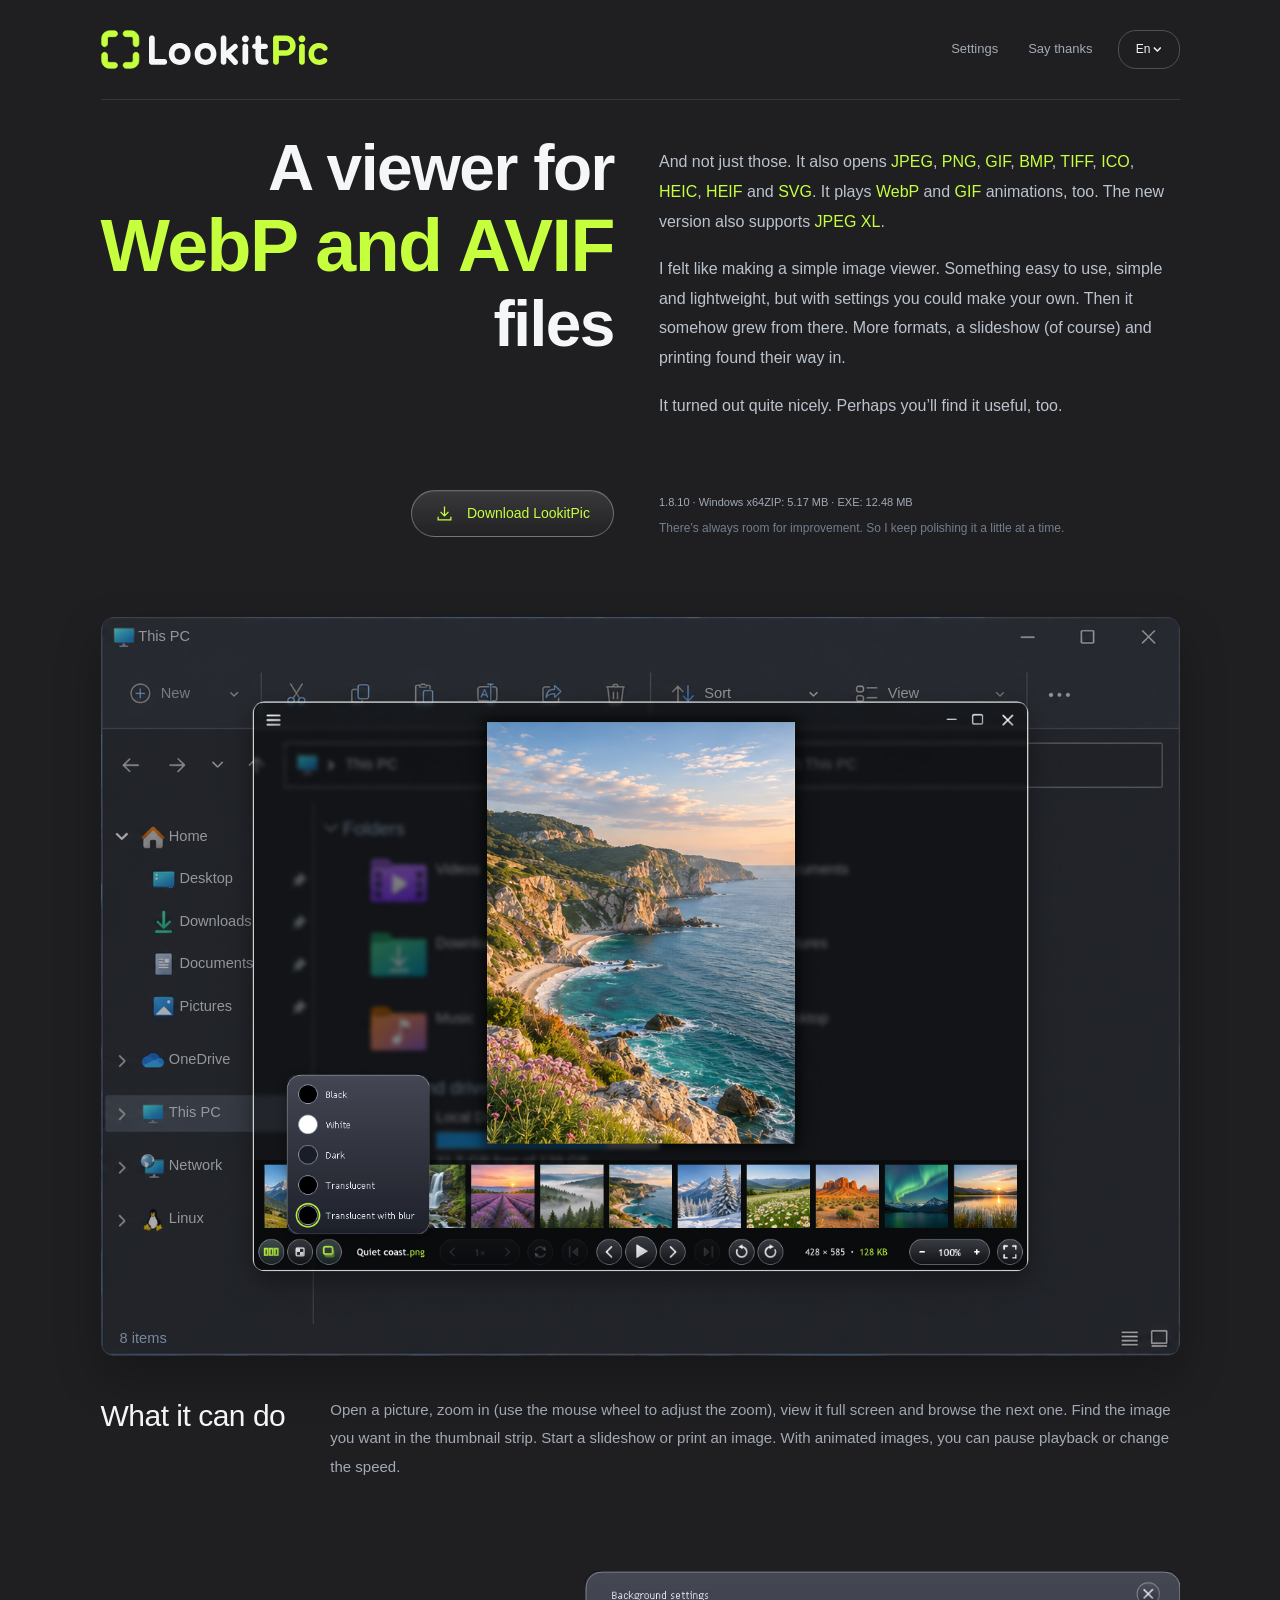
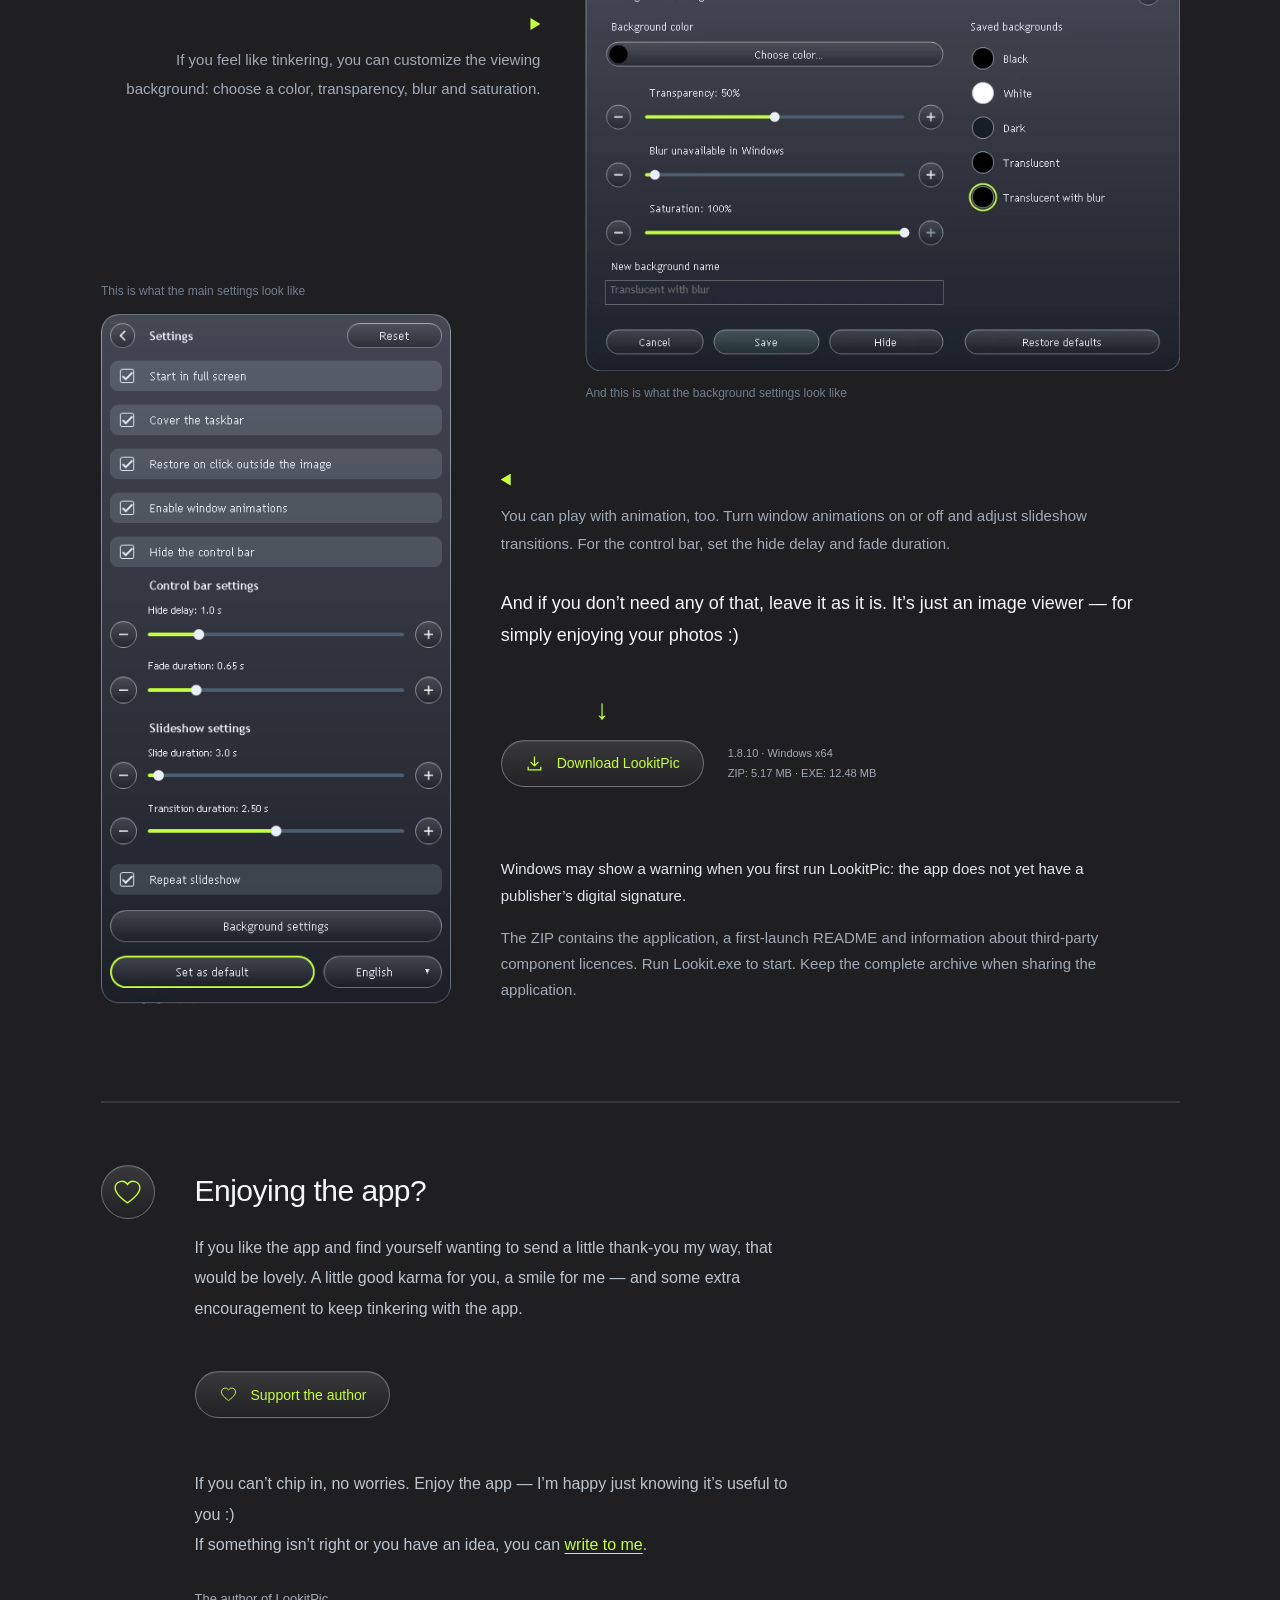
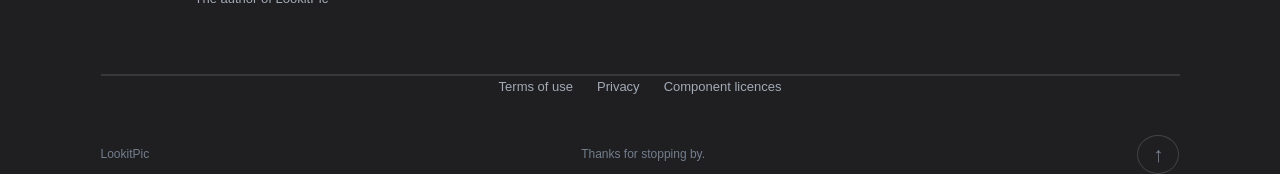
<file: en/index.html>
<!doctype html>
<html lang="en">
<head>
  <meta charset="utf-8"><meta name="viewport" content="width=device-width,initial-scale=1">
  <title>LookitPic — Free WebP and AVIF Viewer for Windows</title>
  <meta name="description" content="A free image viewer for Windows x64. Open WebP, AVIF, HEIC, JPEG XL and more. View animations, run slideshows and print photos. No installation needed.">
  <meta name="theme-color" content="#1f1f22"><link rel="icon" href="/assets/brand/lookitpic.ico?v=137">
  <link rel="stylesheet" href="/style.css?v=1810-language"><script src="/config.js?v=136" defer></script><script src="/locales.js?v=1810" defer></script><script src="/app.js?v=1810-language" defer></script>

<link rel="canonical" href="https://lookitpic.com/en/">
<link rel="alternate" hreflang="ru" href="https://lookitpic.com/">
<link rel="alternate" hreflang="en" href="https://lookitpic.com/en/">
<link rel="alternate" hreflang="de" href="https://lookitpic.com/de/">
<link rel="alternate" hreflang="fr" href="https://lookitpic.com/fr/">
<link rel="alternate" hreflang="x-default" href="https://lookitpic.com/">
<meta property="og:type" content="website">
<meta property="og:site_name" content="LookitPic">
<meta property="og:title" content="LookitPic — Free WebP and AVIF Viewer for Windows">
<meta property="og:description" content="A free image viewer for Windows x64. Open WebP, AVIF, HEIC, JPEG XL and more. View animations, run slideshows and print photos. No installation needed.">
<meta property="og:url" content="https://lookitpic.com/en/">
<meta property="og:locale" content="en_US">
<meta property="og:image" content="https://lookitpic.com/assets/social/en.png">
<meta property="og:image:width" content="1079">
<meta property="og:image:height" content="791">
<meta property="og:image:type" content="image/png">
<meta property="og:image:alt" content="LookitPic interface with a coastal landscape">
<meta name="twitter:card" content="summary_large_image">
<meta name="twitter:title" content="LookitPic — Free WebP and AVIF Viewer for Windows">
<meta name="twitter:description" content="A free image viewer for Windows x64. Open WebP, AVIF, HEIC, JPEG XL and more. View animations, run slideshows and print photos. No installation needed.">
<meta name="twitter:image" content="https://lookitpic.com/assets/social/en.png">
<meta name="twitter:image:alt" content="LookitPic interface with a coastal landscape">
<script type="application/ld+json">{"@context": "https://schema.org", "@type": "SoftwareApplication", "name": "LookitPic", "url": "https://lookitpic.com/en/", "description": "A free image viewer for Windows x64. Open WebP, AVIF, HEIC, JPEG XL and more. View animations, run slideshows and print photos. No installation needed.", "inLanguage": "en", "applicationCategory": "MultimediaApplication", "operatingSystem": "Windows x64", "softwareVersion": "1.8.10", "downloadUrl": "https://github.com/lookitpic/LookitPic/releases/download/v1.8.10/Lookit.exe", "screenshot": "https://lookitpic.com/assets/social/en.png", "offers": {"@type": "Offer", "price": "0", "priceCurrency": "USD"}}</script>
<link rel="stylesheet" href="/donation.css?v=137"><!-- Yandex.Metrika counter -->
<script type="text/javascript">
    (function(m,e,t,r,i,k,a){
        m[i]=m[i]||function(){(m[i].a=m[i].a||[]).push(arguments)};
        m[i].l=1*new Date();
        for (var j = 0; j < document.scripts.length; j++) {if (document.scripts[j].src === r) { return; }}
        k=e.createElement(t),a=e.getElementsByTagName(t)[0],k.async=1,k.src=r,a.parentNode.insertBefore(k,a)
    })(window, document,'script','https://mc.yandex.ru/metrika/tag.js?id=114624839', 'ym');

    ym(114624839, 'init', {ssr:true, clickmap:true, ecommerce:"dataLayer", referrer: document.referrer, url: location.href, accurateTrackBounce:true, trackLinks:true});
</script>
<!-- /Yandex.Metrika counter -->
</head>
<body>
<noscript><div><img src="https://mc.yandex.ru/watch/114624839" style="position:absolute; left:-9999px;" alt="" /></div></noscript>
<a class="skip" href="#main" data-i18n="skip">Skip to content</a>
<header class="header wrap">
  <a class="brand" href="#main"><img src="/assets/brand/wordmark.svg?v=137" width="228" height="39" alt="LookitPic"></a>
  <nav aria-label="Навигация"><a href="#personal" data-i18n="navSettings">Settings</a><a href="#thanks" data-i18n="navThanks">Say thanks</a></nav><details class="language-control" id="language"><summary aria-label="Language — English">En</summary><div class="language-options"><a href="/ru/" lang="ru" hreflang="ru">Русский</a><a href="/en/" lang="en" hreflang="en" aria-current="page">English</a><a href="/de/" lang="de" hreflang="de">Deutsch</a><a href="/fr/" lang="fr" hreflang="fr">Français</a></div></details>
</header>
<main class="wrap" id="main">
  <section class="hello">
    <div class="hero-heading">
    <h1 data-i18n="title"><span class="title-first">A viewer for</span><br><span class="title-formats">WebP and AVIF</span><br><span class="title-last">files</span></h1>
    </div>
    <div class="hero-copy">
    <p data-i18n="formats">And not just those. It also opens <span class="format-name">JPEG</span>, <span class="format-name">PNG</span>, <span class="format-name">GIF</span>, <span class="format-name">BMP</span>, <span class="format-name">TIFF</span>, <span class="format-name">ICO</span>, <span class="format-name">HEIC</span>, <span class="format-name">HEIF</span> and <span class="format-name">SVG</span>. It plays <span class="format-name">WebP</span> and <span class="format-name">GIF</span> animations, too. The new version also supports <span class="format-name">JPEG XL</span>.</p>
    <p data-i18n="story">I felt like making a simple image viewer. Something easy to use, simple and lightweight, but with settings you could make your own. Then it somehow grew from there. More formats, a slideshow (of course) and printing found their way in.</p>
    <p data-i18n="maybe">It turned out quite nicely. Perhaps you’ll find it useful, too.</p>
    </div>
      <div class="hero-download">
<div class="download-row"><a class="glass-button download-link" href="https://github.com/lookitpic/LookitPic/releases/download/v1.8.10/LookitPic_1.8.10.zip"><svg width="19" height="19" viewbox="0 0 24 24" fill="none" stroke="currentColor" stroke-width="1.6" aria-hidden="true"><path d="M12 3v12m-5-5 5 5 5-5M4 16v4h16v-4"/></svg><span data-i18n="download">Download LookitPic</span></a><span class="file-note" data-i18n="downloadMeta">1.8.10 · Windows x64<br>ZIP: 5.17 MB · EXE: 12.48 MB</span></div>
    <p class="version-note" data-i18n="preview">There’s always room for improvement. So I keep polishing it a little at a time.</p>
      </div>
  </section>

  <section class="look" aria-label="LookitPic interface with a coastal landscape">
    <div class="promo-desktop">
      <div class="explorer-screenshot" aria-hidden="true">
        <img src="/assets/explorer/base-dark.webp" width="1515" height="1038" alt="" draggable="false">
        <span class="explorer-label title" data-explorer-label="pc" style="left:3.44828%;top:1.25899%;width:72.66010%;height:3.05755%">This PC</span>
        <span class="explorer-label muted" data-explorer-label="new" style="left:5.54187%;top:8.99281%;width:6.40394%;height:3.23741%">New</span>
        <span class="explorer-label " data-explorer-label="sort" style="left:55.91133%;top:8.99281%;width:9.35961%;height:3.23741%">Sort</span>
        <span class="explorer-label " data-explorer-label="view" style="left:72.90640%;top:8.99281%;width:9.23645%;height:3.23741%">View</span>
        <span class="explorer-label " data-explorer-label="pc" style="left:22.66010%;top:18.52518%;width:23.39901%;height:3.23741%">This PC</span>
        <span class="explorer-label muted" data-explorer-label="search" style="left:60.59113%;top:18.52518%;width:35.96059%;height:3.23741%">Search This PC</span>
        <span class="explorer-label " data-explorer-label="home" style="left:6.28079%;top:28.23741%;width:10.83744%;height:3.23741%">Home</span>
        <span class="explorer-label " data-explorer-label="desktop" style="left:7.26601%;top:33.99281%;width:10.09852%;height:3.23741%">Desktop</span>
        <span class="explorer-label " data-explorer-label="downloads" style="left:7.26601%;top:39.74820%;width:10.09852%;height:3.23741%">Downloads</span>
        <span class="explorer-label " data-explorer-label="documents" style="left:7.26601%;top:45.50360%;width:10.09852%;height:3.23741%">Documents</span>
        <span class="explorer-label " data-explorer-label="pictures" style="left:7.26601%;top:51.25899%;width:10.09852%;height:3.23741%">Pictures</span>
        <span class="explorer-label " data-explorer-label="onedrive" style="left:6.28079%;top:58.45324%;width:11.57635%;height:3.23741%">OneDrive</span>
        <span class="explorer-label " data-explorer-label="pc" style="left:6.28079%;top:65.64748%;width:12.43842%;height:3.23741%">This PC</span>
        <span class="explorer-label " data-explorer-label="network" style="left:6.28079%;top:72.84173%;width:11.57635%;height:3.23741%">Network</span>
        <span class="explorer-label " data-explorer-label="linux" style="left:6.28079%;top:80.03597%;width:11.57635%;height:3.23741%">Linux</span>
        <span class="explorer-label heading" data-explorer-label="folders" style="left:22.41379%;top:26.79856%;width:36.94581%;height:3.77698%">Folders</span>
        <span class="explorer-label " data-explorer-label="videos" style="left:31.03448%;top:32.73381%;width:20.93596%;height:3.23741%">Videos</span>
        <span class="explorer-label " data-explorer-label="documents" style="left:62.43842%;top:32.73381%;width:30.78818%;height:3.23741%">Documents</span>
        <span class="explorer-label " data-explorer-label="downloads" style="left:31.03448%;top:42.80576%;width:20.93596%;height:3.23741%">Downloads</span>
        <span class="explorer-label " data-explorer-label="pictures" style="left:62.43842%;top:42.80576%;width:30.78818%;height:3.23741%">Pictures</span>
        <span class="explorer-label " data-explorer-label="music" style="left:31.03448%;top:52.87770%;width:20.93596%;height:3.23741%">Music</span>
        <span class="explorer-label " data-explorer-label="desktop" style="left:62.43842%;top:52.87770%;width:30.78818%;height:3.23741%">Desktop</span>
        <span class="explorer-label heading" data-explorer-label="devices" style="left:22.41379%;top:61.87050%;width:59.11330%;height:3.77698%">Devices and drives</span>
        <span class="explorer-label " data-explorer-label="disk" style="left:31.03448%;top:66.36691%;width:34.48276%;height:3.23741%">Local Disk (C:)</span>
        <span class="explorer-label muted" data-explorer-label="capacity" style="left:31.03448%;top:72.30216%;width:34.48276%;height:3.23741%">31.5 GB free of 139 GB</span>
        <span class="explorer-label heading" data-explorer-label="locations" style="left:22.41379%;top:76.79856%;width:55.41872%;height:3.77698%">Network locations</span>
        <span class="explorer-label status" data-explorer-label="items" style="left:1.72414%;top:96.22302%;width:49.26108%;height:3.23741%">8 items</span>
      </div>
      <div class="viewer-backdrop" id="viewer-backdrop" aria-hidden="true"></div>
      <div class="native-viewer" id="native-viewer" data-background="4">
        <img id="viewer-shot" src="/assets/captures/en-viewer-4-1-1.webp" width="1079" height="791" alt="LookitPic interface with a coastal landscape" draggable="false">
        <div id="picker" class="native-picker" role="group" aria-label="Choose background" style="width: 18.350324374420758%;">
          <img id="picker-shot" src="/assets/captures/en-picker-4.webp" width="256" height="222" alt="" draggable="false">
          <button class="capture-hit picker-hit" data-background="0" aria-label="Black" aria-pressed="false" title="Black"></button>
          <button class="capture-hit picker-hit" data-background="1" aria-label="White" aria-pressed="false" title="White"></button>
          <button class="capture-hit picker-hit" data-background="2" aria-label="Dark" aria-pressed="false" title="Dark"></button>
          <button class="capture-hit picker-hit" data-background="3" aria-label="Translucent" aria-pressed="false" title="Translucent"></button>
          <button class="capture-hit picker-hit" data-background="4" aria-label="Translucent with blur" aria-pressed="true" title="Translucent with blur"></button>
        </div>
        <button class="capture-hit toolbar-hit" id="toggle-thumbnails" aria-label="Thumbnails" aria-pressed="true" title="Thumbnails"></button>
        <button class="capture-hit toolbar-hit" id="toggle-shadow" aria-label="Image shadow" aria-pressed="true" title="Image shadow"></button>
      </div>
    </div>
    <p class="demo-status" id="demo-status" aria-live="polite"></p>
  </section>

  <section class="viewer-overview">
    <h2 data-i18n="simpleTitle">What it can do</h2>
    <div class="about-intro">
      <p><span data-i18n="basic">Open a picture, zoom in (use the mouse wheel to adjust the zoom), view it full screen and browse the next one. Find the image you want in the thumbnail strip.</span> <span data-i18n="playback">Start a slideshow or print an image. With animated images, you can pause playback or change the speed.</span></p>
    </div>
  </section>

  <section class="about section" id="personal">
    <div class="settings-layout"><div class="settings-grid">
    <div class="settings-row background-row">
      <p data-i18n="backgroundCopy">If you feel like tinkering, you can customize the viewing background: choose a color, transparency, blur and saturation.</p>
      <figure class="settings-capture"><img id="background-settings-shot" src="/assets/captures/en-background-settings.webp?v=184" width="720" height="484" alt="LookitPic background settings" loading="lazy"><figcaption data-i18n="backgroundCaption">And this is what the background settings look like</figcaption></figure>
    </div>
    <div class="settings-row animation-row">
      <figure class="settings-capture"><figcaption data-i18n="animationCaption">This is what the main settings look like</figcaption><span class="settings-panel-crop"><img id="animation-settings-shot" src="/assets/captures/en-settings.webp" width="400" height="790" alt="LookitPic animation and control bar settings" loading="lazy"></span></figure>
      <div><p data-i18n="animationCopy">You can play with animation, too. Turn window animations on or off and adjust slideshow transitions. For the control bar, set the hide delay and fade duration.</p><p class="no-pressure" data-i18n="noPressure">And if you don’t need any of that, leave it as it is. It’s just an image viewer — for simply enjoying your photos :)</p><div class="try-download"><div class="download-again"><span class="try-download-arrow" aria-hidden="true">↓</span><a class="glass-button download-link" href="https://github.com/lookitpic/LookitPic/releases/download/v1.8.10/LookitPic_1.8.10.zip"><svg width="19" height="19" viewbox="0 0 24 24" fill="none" stroke="currentColor" stroke-width="1.6" aria-hidden="true"><path d="M12 3v12m-5-5 5 5 5-5M4 16v4h16v-4"/></svg><span data-i18n="download">Download LookitPic</span></a><span class="file-note" data-i18n="downloadMeta">1.8.10 · Windows x64<br>ZIP: 5.17 MB · EXE: 12.48 MB</span></div></div>
        <div class="download-notes"><p class="windows-note" data-i18n="windowsNote">Windows may show a warning when you first run LookitPic: the app does not yet have a publisher’s digital signature.</p><p data-i18n="archiveNote">The ZIP contains the application, a first-launch README and information about third-party component licences. Run Lookit.exe to start. Keep the complete archive when sharing the application.</p></div>
      </div>
    </div>
    </div></div>
  </section>

  <section class="thanks section" id="thanks">
    <div class="thank-you-icon" aria-hidden="true"><svg width="33" height="33" viewbox="0 0 32 32" fill="none" stroke="currentColor" stroke-width="1.3"><path d="M16 26S4 18.5 4 11.5a6.5 6.5 0 0 1 12-3.3 6.5 6.5 0 0 1 12 3.3C28 18.5 16 26 16 26Z"/></svg></div>
    <div><h2 data-i18n="thanksTitle">Enjoying the app?</h2><p data-i18n="thanksCopy">If you like the app and find yourself wanting to send a little thank-you my way, that would be lovely. A little good karma for you, a smile for me — and some extra encouragement to keep tinkering with the app.</p><a id="donate-link" class="glass-button" role="button" href="https://boosty.to/lookitpic/donate" target="_blank" rel="noopener noreferrer" aria-haspopup="dialog" aria-controls="donation-dialog"><svg width="19" height="19" viewbox="0 0 32 32" fill="none" stroke="currentColor" stroke-width="1.6" aria-hidden="true"><path d="M16 26S4 18.5 4 11.5a6.5 6.5 0 0 1 12-3.3 6.5 6.5 0 0 1 12 3.3C28 18.5 16 26 16 26Z"/></svg><span data-i18n="donate">Support the author</span></a><p data-i18n="thanksFree">If you can’t chip in, no worries. Enjoy the app — I’m happy just knowing it’s useful to you :)</p><p class="feedback-invite" data-i18n="feedbackInvite">If something isn’t right or you have an idea, you can <a href="#feedback" class="inline-feedback">write to me</a>.</p><p id="donate-pending" class="donate-pending" hidden data-i18n="donatePending">I’ll add a donation link later.</p><p class="signature" id="author-name" data-i18n="author">The author of LookitPic</p></div>
  </section>

</main>
<footer class="footer wrap"><nav class="legal-links" aria-label="Documents"><a href="#terms" class="legal-link" data-i18n="termsTitle">Terms of use</a><a href="#privacy" class="legal-link" data-i18n="privacyTitle">Privacy</a><a href="#licences" class="legal-link" data-i18n="licencesTitle">Component licences</a></nav><span>LookitPic</span><p data-i18n="footer">Thanks for stopping by.</p><a href="#main" aria-label="Back to top">↑</a></footer>
<dialog id="feedback" class="feedback-dialog" aria-label="Feedback">
  <button type="button" class="feedback-close" id="feedback-close" aria-label="Close"><svg width="14" height="14" viewbox="0 0 16 16" fill="none" stroke="currentColor" stroke-width="1.5" aria-hidden="true"><path d="M3 3l10 10M13 3L3 13"/></svg></button>
  
  <p class="feedback-pending">I'm glad you decided to write. Don't keep kind words to yourself :). They're lovely to hear, but criticism helps me keep moving forward and improve. You don't have to leave your email address. If you'd like a reply, though, please include it. I try to reply to everyone.</p>
  <form id="feedback-form" method="POST" name="lookitpic-feedback" action="https://formspree.io/f/mwloqaqz"><input type="hidden" name="language" value="en">
    <label><span data-i18n="feedbackEmail">Email (optional)</span><input type="email" name="email" autocomplete="email" maxlength="254"></label>
    <label><span data-i18n="feedbackMessage">Message</span><textarea name="message" rows="3" maxlength="5000" required minlength="3"></textarea></label>
    <label class="consent-row"><input type="checkbox" name="consent" required><span data-i18n="consentLabel">I agree to the processing of my email address and message as described in the <a class="legal-link" href="#consent" style="text-decoration:underline;text-underline-offset:3px">consent statement</a>.</span></label><button type="submit" class="glass-button" data-i18n="feedbackSend">Send</button>
  <p class="captcha-notice">Protected by reCAPTCHA. Google <a href="https://policies.google.com/privacy" target="_blank" rel="noopener noreferrer">Privacy Policy</a> and <a href="https://policies.google.com/terms" target="_blank" rel="noopener noreferrer">Terms of Service</a> apply.</p>
<p id="feedback-status" role="status" aria-live="polite" tabindex="-1"></p></form>
<script id="feedback-text" type="application/json">{"intro": "I'm glad you decided to write. Don't keep kind words to yourself :). They're lovely to hear, but criticism helps me keep moving forward and improve. You don't have to leave your email address. If you'd like a reply, though, please include it. I try to reply to everyone.", "privacy": "Formspree receives and stores messages and emails notifications to the author. Google reCAPTCHA provides spam protection. Formspree and Google may process browser and network data. Messages and optional email addresses are used to handle enquiries and replies.", "sending": "Sending…", "captcha": "Complete the “I’m not a robot” check. If it is missing, check your connection and content blocker.", "invalid": "Enter a message of 3 to 5000 characters.", "error": "Receipt could not be confirmed. Your text is still in the form. Check your connection and try again later.", "success": "Message sent!\nThank you for taking the time!", "local": "Sending is available only on the published website.", "back": "Back to the website", "title": "Message received — LookitPic", "unavailable": "The form is temporarily unavailable. Please try again later."}</script></dialog>
<script src="/feedback.js?v=feedback-inline3" defer></script>
<dialog id="terms" class="feedback-dialog legal-dialog" aria-labelledby="terms-title"><h2 id="terms-title" data-i18n="termsTitle">Terms of use</h2><p data-i18n="termsUse">LookitPic is free to use for personal and work purposes. You may share the unmodified archive together with its licences and copyright notices. Third-party components remain subject to their own licences.</p><p data-i18n="termsAsIs">The app is provided “as is”, without guarantees that it is error-free or suitable for a particular task, or a commitment to release updates. Warranty and liability limitations apply only to the extent permitted by applicable law. These terms do not restrict rights granted by third-party licences.</p><form method="dialog" class="legal-close-form"><button type="submit" class="legal-close"><span aria-hidden="true">×</span><span class="visually-hidden" data-i18n="legalClose">Close</span></button></form></dialog><dialog id="privacy" class="feedback-dialog legal-dialog" aria-labelledby="privacy-title"><h2 id="privacy-title" data-i18n="privacyTitle">Privacy</h2><p data-i18n="privacyBrowser">This site uses Yandex Metrica to measure visits, traffic sources and interactions with pages. The service may use cookies and sends visit data to Yandex. The site displays no advertising. Your selected language is stored in your browser.</p><p data-i18n="privacyDraft">When you send a message, the author receives its text and the reply address you provide. They are used only to review your request and correspond with you, not for marketing emails.</p><p>Formspree receives and stores messages and emails notifications to the author. Google reCAPTCHA provides spam protection. Formspree and Google may process browser and network data. Messages and optional email addresses are used to handle enquiries and replies.</p><form method="dialog" class="legal-close-form"><button type="submit" class="legal-close"><span aria-hidden="true">×</span><span class="visually-hidden" data-i18n="legalClose">Close</span></button></form></dialog><dialog id="licences" class="feedback-dialog legal-dialog" aria-labelledby="licences-title"><h2 id="licences-title" data-i18n="licencesTitle">Component licences</h2><p data-i18n="licencesCopy">Licences and a notice are included in the application ZIP. LGPL component sources are available separately below and on the GitHub release page.</p><ul><li><a href="/legal/THIRD_PARTY_LICENSES.txt" data-i18n="licenceText">Licence texts</a></li><li><a href="/legal/THIRD_PARTY_NOTICE.txt" data-i18n="licenceNotice">Component notices</a></li><li><a href="https://github.com/lookitpic/LookitPic/releases/download/v1.8.10/LGPL_SOURCES.zip" data-i18n="licenceSource">LGPL sources</a></li></ul><form method="dialog" class="legal-close-form"><button type="submit" class="legal-close"><span aria-hidden="true">×</span><span class="visually-hidden" data-i18n="legalClose">Close</span></button></form></dialog><dialog id="consent" class="feedback-dialog legal-dialog" aria-labelledby="consent-title"><h2 id="consent-title" data-i18n="consentTitle">Data processing consent</h2><p data-i18n="consentDraft">I consent to the author receiving my message and reply address, transferring them through a delivery service, storing them in email and using them to review my request and correspond with me. The information is not used for marketing emails.</p><form method="dialog" class="legal-close-form"><button type="submit" class="legal-close"><span aria-hidden="true">×</span><span class="visually-hidden" data-i18n="legalClose">Close</span></button></form></dialog><script src="/legal.js?v=1" defer></script><dialog id="donation-dialog" class="feedback-dialog donation-dialog donation-international" aria-labelledby="donation-title" aria-describedby="donation-description">
<img class="donation-brand" src="/assets/brand/wordmark.svg?v=137" alt="LookitPic" width="200" height="34">
<h2 id="donation-title">Support the project</h2><p id="donation-description">Thank you so much for your support!<br>It means a lot to me</p>
<div class="donation-providers"><section class="donation-provider" aria-label="Boosty">
<a class="glass-button donation-open" href="https://boosty.to/lookitpic/donate" target="_blank" rel="noopener noreferrer"><span class="donation-button-label"><span aria-hidden="true">♡</span> Donate via Boosty</span></a>
<p>The payment page will open.<br>Bank cards</p>
<p class="donation-camera">Or scan with your phone</p>
<a class="donation-qr-link" href="https://boosty.to/lookitpic/donate" target="_blank" rel="noopener noreferrer" aria-label="Donate via Boosty"><img class="donation-qr" src="/assets/support/boosty-qr.png" width="328" height="328" alt="QR · Boosty"></a>
</section><section class="donation-provider" aria-label="Tribute">
<a class="glass-button donation-open" href="https://web.tribute.tg/d/UE7" target="_blank" rel="noopener noreferrer"><span class="donation-button-label"><span aria-hidden="true">♡</span> Donate via Tribute</span></a>
<p>The payment page will open.<br>Cards, Apple Pay & Google Pay</p>
<p class="donation-camera">Or scan with your phone</p>
<a class="donation-qr-link" href="https://web.tribute.tg/d/UE7" target="_blank" rel="noopener noreferrer" aria-label="Donate via Tribute"><img class="donation-qr" src="/assets/support/tribute-qr.png" width="328" height="328" alt="QR · Tribute"></a>
</section></div>
<form method="dialog" class="legal-close-form"><button type="submit" class="legal-close" autofocus aria-label="Close"><span aria-hidden="true">×</span></button></form>
</dialog><script src="/donation.js?v=136" defer></script></body></html>
</file>
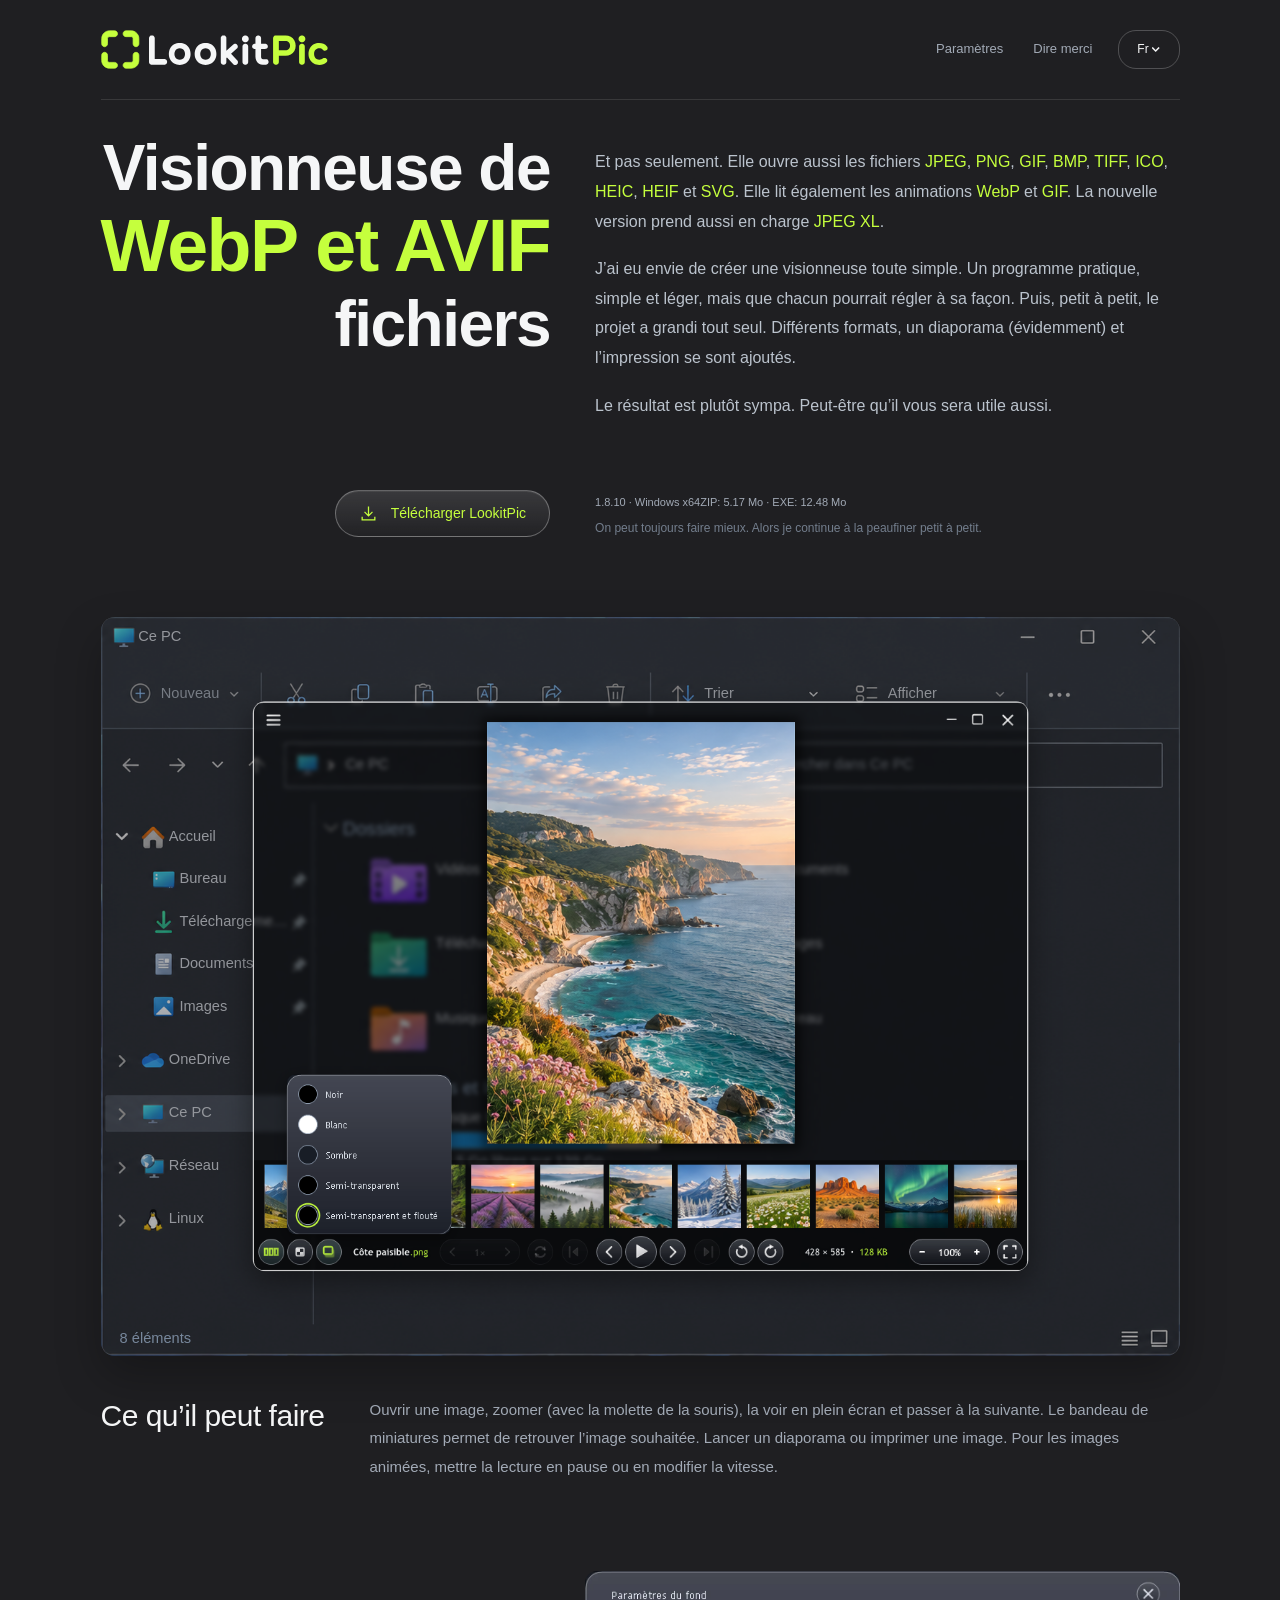
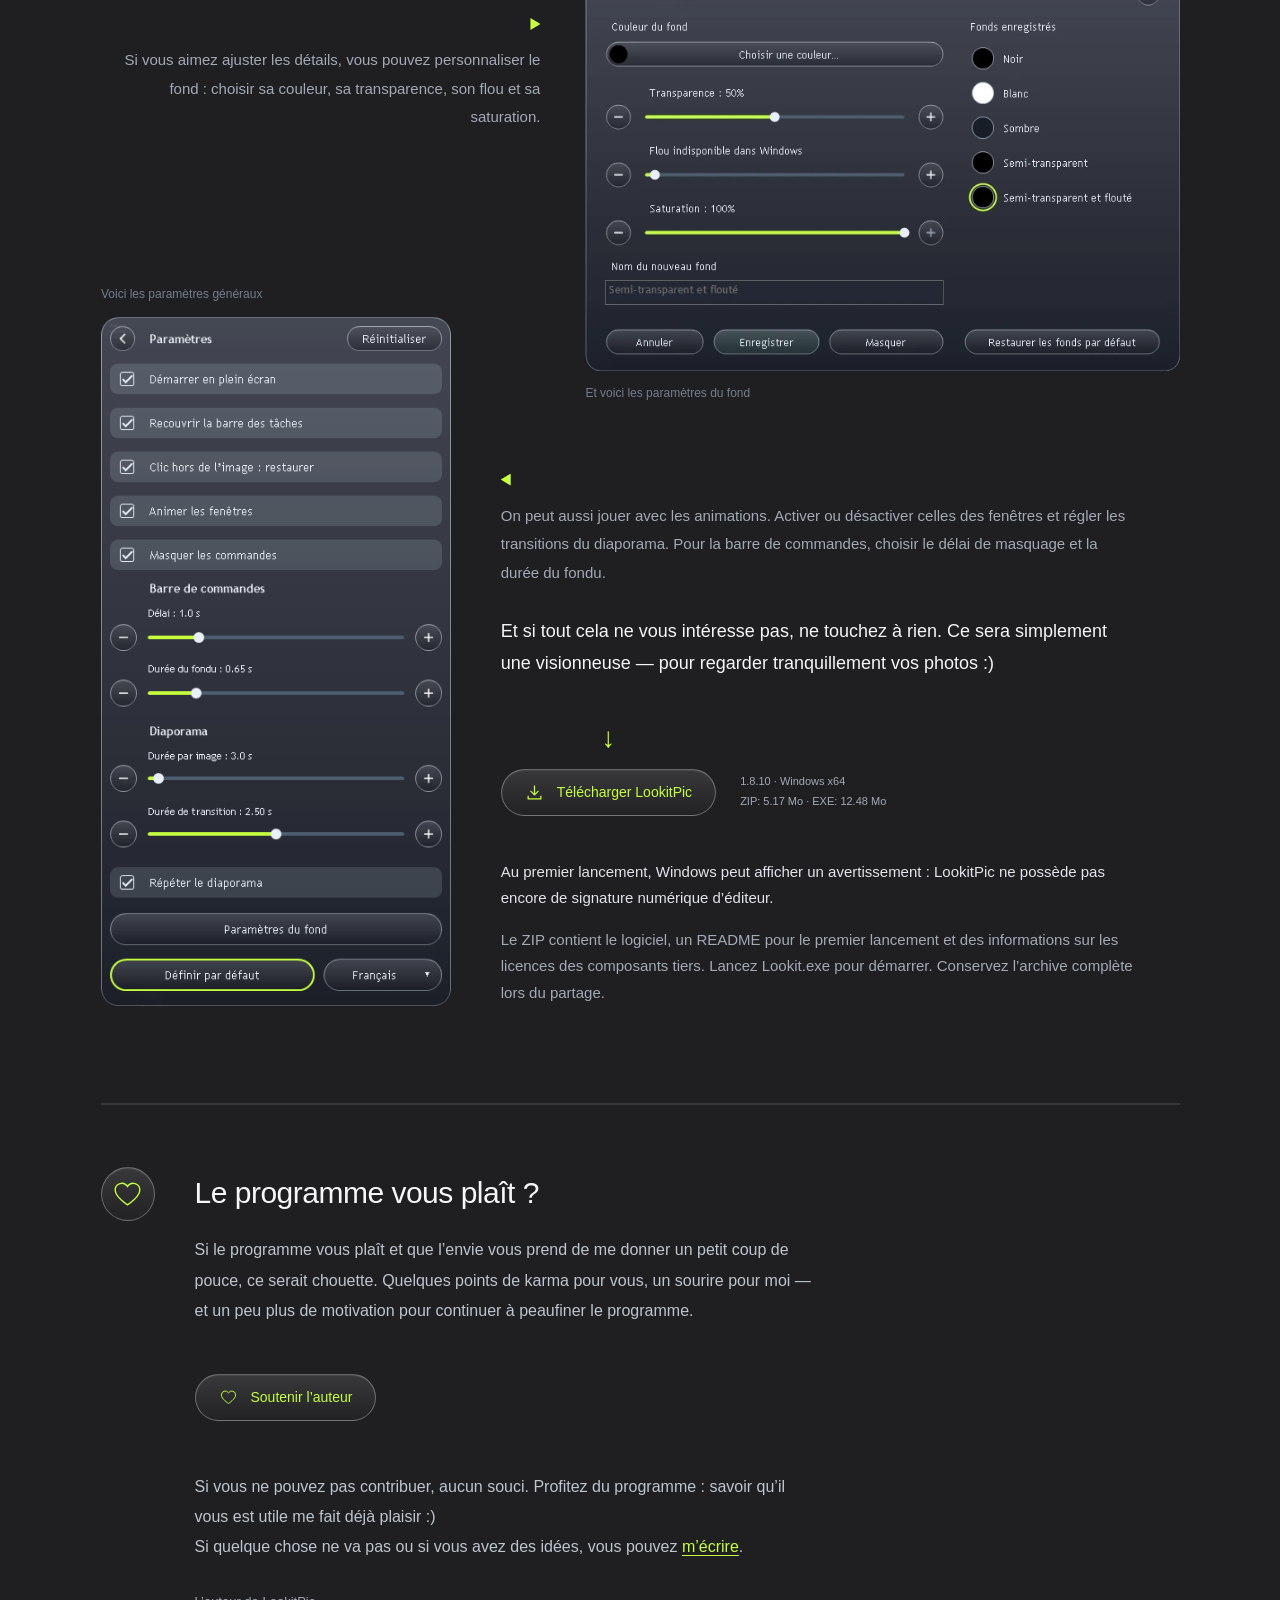
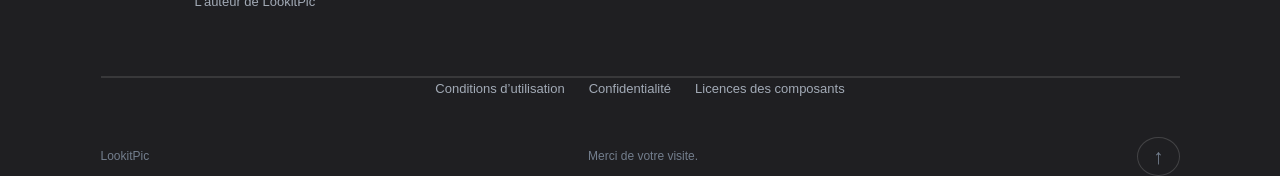
<file: fr/index.html>
<!doctype html>
<html lang="fr">
<head>
  <meta charset="utf-8"><meta name="viewport" content="width=device-width,initial-scale=1">
  <title>LookitPic — Visionneuse WebP et AVIF gratuite pour Windows</title>
  <meta name="description" content="Visionneuse gratuite pour Windows x64 : WebP, AVIF, HEIC, JPEG XL et autres formats. Animations, diaporamas et impression de photos. Sans installation.">
  <meta name="theme-color" content="#1f1f22"><link rel="icon" href="/assets/brand/lookitpic.ico?v=137">
  <link rel="stylesheet" href="/style.css?v=1810-language"><script src="/config.js?v=136" defer></script><script src="/locales.js?v=1810" defer></script><script src="/app.js?v=1810-language" defer></script>

<link rel="canonical" href="https://lookitpic.com/fr/">
<link rel="alternate" hreflang="ru" href="https://lookitpic.com/">
<link rel="alternate" hreflang="en" href="https://lookitpic.com/en/">
<link rel="alternate" hreflang="de" href="https://lookitpic.com/de/">
<link rel="alternate" hreflang="fr" href="https://lookitpic.com/fr/">
<link rel="alternate" hreflang="x-default" href="https://lookitpic.com/">
<meta property="og:type" content="website">
<meta property="og:site_name" content="LookitPic">
<meta property="og:title" content="LookitPic — Visionneuse WebP et AVIF gratuite pour Windows">
<meta property="og:description" content="Visionneuse gratuite pour Windows x64 : WebP, AVIF, HEIC, JPEG XL et autres formats. Animations, diaporamas et impression de photos. Sans installation.">
<meta property="og:url" content="https://lookitpic.com/fr/">
<meta property="og:locale" content="fr_FR">
<meta property="og:image" content="https://lookitpic.com/assets/social/fr.png">
<meta property="og:image:width" content="1079">
<meta property="og:image:height" content="791">
<meta property="og:image:type" content="image/png">
<meta property="og:image:alt" content="Interface de LookitPic avec un paysage côtier">
<meta name="twitter:card" content="summary_large_image">
<meta name="twitter:title" content="LookitPic — Visionneuse WebP et AVIF gratuite pour Windows">
<meta name="twitter:description" content="Visionneuse gratuite pour Windows x64 : WebP, AVIF, HEIC, JPEG XL et autres formats. Animations, diaporamas et impression de photos. Sans installation.">
<meta name="twitter:image" content="https://lookitpic.com/assets/social/fr.png">
<meta name="twitter:image:alt" content="Interface de LookitPic avec un paysage côtier">
<script type="application/ld+json">{"@context": "https://schema.org", "@type": "SoftwareApplication", "name": "LookitPic", "url": "https://lookitpic.com/fr/", "description": "Visionneuse gratuite pour Windows x64 : WebP, AVIF, HEIC, JPEG XL et autres formats. Animations, diaporamas et impression de photos. Sans installation.", "inLanguage": "fr", "applicationCategory": "MultimediaApplication", "operatingSystem": "Windows x64", "softwareVersion": "1.8.10", "downloadUrl": "https://github.com/lookitpic/LookitPic/releases/download/v1.8.10/Lookit.exe", "screenshot": "https://lookitpic.com/assets/social/fr.png", "offers": {"@type": "Offer", "price": "0", "priceCurrency": "USD"}}</script>
<link rel="stylesheet" href="/donation.css?v=137"><!-- Yandex.Metrika counter -->
<script type="text/javascript">
    (function(m,e,t,r,i,k,a){
        m[i]=m[i]||function(){(m[i].a=m[i].a||[]).push(arguments)};
        m[i].l=1*new Date();
        for (var j = 0; j < document.scripts.length; j++) {if (document.scripts[j].src === r) { return; }}
        k=e.createElement(t),a=e.getElementsByTagName(t)[0],k.async=1,k.src=r,a.parentNode.insertBefore(k,a)
    })(window, document,'script','https://mc.yandex.ru/metrika/tag.js?id=114624839', 'ym');

    ym(114624839, 'init', {ssr:true, clickmap:true, ecommerce:"dataLayer", referrer: document.referrer, url: location.href, accurateTrackBounce:true, trackLinks:true});
</script>
<!-- /Yandex.Metrika counter -->
</head>
<body>
<noscript><div><img src="https://mc.yandex.ru/watch/114624839" style="position:absolute; left:-9999px;" alt="" /></div></noscript>
<a class="skip" href="#main" data-i18n="skip">Aller au contenu</a>
<header class="header wrap">
  <a class="brand" href="#main"><img src="/assets/brand/wordmark.svg?v=137" width="228" height="39" alt="LookitPic"></a>
  <nav aria-label="Навигация"><a href="#personal" data-i18n="navSettings">Paramètres</a><a href="#thanks" data-i18n="navThanks">Dire merci</a></nav><details class="language-control" id="language"><summary aria-label="Langue — Français">Fr</summary><div class="language-options"><a href="/ru/" lang="ru" hreflang="ru">Русский</a><a href="/en/" lang="en" hreflang="en">English</a><a href="/de/" lang="de" hreflang="de">Deutsch</a><a href="/fr/" lang="fr" hreflang="fr" aria-current="page">Français</a></div></details>
</header>
<main class="wrap" id="main">
  <section class="hello">
    <div class="hero-heading">
    <h1 data-i18n="title"><span class="title-first">Visionneuse de</span><br><span class="title-formats">WebP et AVIF</span><br><span class="title-last">fichiers</span></h1>
    </div>
    <div class="hero-copy">
    <p data-i18n="formats">Et pas seulement. Elle ouvre aussi les fichiers <span class="format-name">JPEG</span>, <span class="format-name">PNG</span>, <span class="format-name">GIF</span>, <span class="format-name">BMP</span>, <span class="format-name">TIFF</span>, <span class="format-name">ICO</span>, <span class="format-name">HEIC</span>, <span class="format-name">HEIF</span> et <span class="format-name">SVG</span>. Elle lit également les animations <span class="format-name">WebP</span> et <span class="format-name">GIF</span>. La nouvelle version prend aussi en charge <span class="format-name">JPEG XL</span>.</p>
    <p data-i18n="story">J’ai eu envie de créer une visionneuse toute simple. Un programme pratique, simple et léger, mais que chacun pourrait régler à sa façon. Puis, petit à petit, le projet a grandi tout seul. Différents formats, un diaporama (évidemment) et l’impression se sont ajoutés.</p>
    <p data-i18n="maybe">Le résultat est plutôt sympa. Peut-être qu’il vous sera utile aussi.</p>
    </div>
      <div class="hero-download">
<div class="download-row"><a class="glass-button download-link" href="https://github.com/lookitpic/LookitPic/releases/download/v1.8.10/LookitPic_1.8.10.zip"><svg width="19" height="19" viewbox="0 0 24 24" fill="none" stroke="currentColor" stroke-width="1.6" aria-hidden="true"><path d="M12 3v12m-5-5 5 5 5-5M4 16v4h16v-4"/></svg><span data-i18n="download">Télécharger LookitPic</span></a><span class="file-note" data-i18n="downloadMeta">1.8.10 · Windows x64<br>ZIP: 5.17 Mo · EXE: 12.48 Mo</span></div>
    <p class="version-note" data-i18n="preview">On peut toujours faire mieux. Alors je continue à la peaufiner petit à petit.</p>
      </div>
  </section>

  <section class="look" aria-label="Interface de LookitPic avec un paysage côtier">
    <div class="promo-desktop">
      <div class="explorer-screenshot" aria-hidden="true">
        <img src="/assets/explorer/base-dark.webp" width="1515" height="1038" alt="" draggable="false">
        <span class="explorer-label title" data-explorer-label="pc" style="left:3.44828%;top:1.25899%;width:72.66010%;height:3.05755%">Ce PC</span>
        <span class="explorer-label muted" data-explorer-label="new" style="left:5.54187%;top:8.99281%;width:6.40394%;height:3.23741%">Nouveau</span>
        <span class="explorer-label " data-explorer-label="sort" style="left:55.91133%;top:8.99281%;width:9.35961%;height:3.23741%">Trier</span>
        <span class="explorer-label " data-explorer-label="view" style="left:72.90640%;top:8.99281%;width:9.23645%;height:3.23741%">Afficher</span>
        <span class="explorer-label " data-explorer-label="pc" style="left:22.66010%;top:18.52518%;width:23.39901%;height:3.23741%">Ce PC</span>
        <span class="explorer-label muted" data-explorer-label="search" style="left:60.59113%;top:18.52518%;width:35.96059%;height:3.23741%">Rechercher dans Ce PC</span>
        <span class="explorer-label " data-explorer-label="home" style="left:6.28079%;top:28.23741%;width:10.83744%;height:3.23741%">Accueil</span>
        <span class="explorer-label " data-explorer-label="desktop" style="left:7.26601%;top:33.99281%;width:10.09852%;height:3.23741%">Bureau</span>
        <span class="explorer-label " data-explorer-label="downloads" style="left:7.26601%;top:39.74820%;width:10.09852%;height:3.23741%">Téléchargements</span>
        <span class="explorer-label " data-explorer-label="documents" style="left:7.26601%;top:45.50360%;width:10.09852%;height:3.23741%">Documents</span>
        <span class="explorer-label " data-explorer-label="pictures" style="left:7.26601%;top:51.25899%;width:10.09852%;height:3.23741%">Images</span>
        <span class="explorer-label " data-explorer-label="onedrive" style="left:6.28079%;top:58.45324%;width:11.57635%;height:3.23741%">OneDrive</span>
        <span class="explorer-label " data-explorer-label="pc" style="left:6.28079%;top:65.64748%;width:12.43842%;height:3.23741%">Ce PC</span>
        <span class="explorer-label " data-explorer-label="network" style="left:6.28079%;top:72.84173%;width:11.57635%;height:3.23741%">Réseau</span>
        <span class="explorer-label " data-explorer-label="linux" style="left:6.28079%;top:80.03597%;width:11.57635%;height:3.23741%">Linux</span>
        <span class="explorer-label heading" data-explorer-label="folders" style="left:22.41379%;top:26.79856%;width:36.94581%;height:3.77698%">Dossiers</span>
        <span class="explorer-label " data-explorer-label="videos" style="left:31.03448%;top:32.73381%;width:20.93596%;height:3.23741%">Vidéos</span>
        <span class="explorer-label " data-explorer-label="documents" style="left:62.43842%;top:32.73381%;width:30.78818%;height:3.23741%">Documents</span>
        <span class="explorer-label " data-explorer-label="downloads" style="left:31.03448%;top:42.80576%;width:20.93596%;height:3.23741%">Téléchargements</span>
        <span class="explorer-label " data-explorer-label="pictures" style="left:62.43842%;top:42.80576%;width:30.78818%;height:3.23741%">Images</span>
        <span class="explorer-label " data-explorer-label="music" style="left:31.03448%;top:52.87770%;width:20.93596%;height:3.23741%">Musique</span>
        <span class="explorer-label " data-explorer-label="desktop" style="left:62.43842%;top:52.87770%;width:30.78818%;height:3.23741%">Bureau</span>
        <span class="explorer-label heading" data-explorer-label="devices" style="left:22.41379%;top:61.87050%;width:59.11330%;height:3.77698%">Périphériques et lecteurs</span>
        <span class="explorer-label " data-explorer-label="disk" style="left:31.03448%;top:66.36691%;width:34.48276%;height:3.23741%">Disque local (C:)</span>
        <span class="explorer-label muted" data-explorer-label="capacity" style="left:31.03448%;top:72.30216%;width:34.48276%;height:3.23741%">31,5 Go libres sur 139 Go</span>
        <span class="explorer-label heading" data-explorer-label="locations" style="left:22.41379%;top:76.79856%;width:55.41872%;height:3.77698%">Emplacements réseau</span>
        <span class="explorer-label status" data-explorer-label="items" style="left:1.72414%;top:96.22302%;width:49.26108%;height:3.23741%">8 éléments</span>
      </div>
      <div class="viewer-backdrop" id="viewer-backdrop" aria-hidden="true"></div>
      <div class="native-viewer" id="native-viewer" data-background="4">
        <img id="viewer-shot" src="/assets/captures/fr-viewer-4-1-1.webp" width="1079" height="791" alt="Interface de LookitPic avec un paysage côtier" draggable="false">
        <div id="picker" class="native-picker" role="group" aria-label="Choisir le fond" style="width: 21.223354958294717%;">
          <img id="picker-shot" src="/assets/captures/fr-picker-4.webp" width="256" height="222" alt="" draggable="false">
          <button class="capture-hit picker-hit" data-background="0" aria-label="Noir" aria-pressed="false" title="Noir"></button>
          <button class="capture-hit picker-hit" data-background="1" aria-label="Blanc" aria-pressed="false" title="Blanc"></button>
          <button class="capture-hit picker-hit" data-background="2" aria-label="Sombre" aria-pressed="false" title="Sombre"></button>
          <button class="capture-hit picker-hit" data-background="3" aria-label="Semi-transparent" aria-pressed="false" title="Semi-transparent"></button>
          <button class="capture-hit picker-hit" data-background="4" aria-label="Semi-transparent et flouté" aria-pressed="true" title="Semi-transparent et flouté"></button>
        </div>
        <button class="capture-hit toolbar-hit" id="toggle-thumbnails" aria-label="Miniatures" aria-pressed="true" title="Miniatures"></button>
        <button class="capture-hit toolbar-hit" id="toggle-shadow" aria-label="Ombre de l’image" aria-pressed="true" title="Ombre de l’image"></button>
      </div>
    </div>
    <p class="demo-status" id="demo-status" aria-live="polite"></p>
  </section>

  <section class="viewer-overview">
    <h2 data-i18n="simpleTitle">Ce qu’il peut faire</h2>
    <div class="about-intro">
      <p><span data-i18n="basic">Ouvrir une image, zoomer (avec la molette de la souris), la voir en plein écran et passer à la suivante. Le bandeau de miniatures permet de retrouver l’image souhaitée.</span> <span data-i18n="playback">Lancer un diaporama ou imprimer une image. Pour les images animées, mettre la lecture en pause ou en modifier la vitesse.</span></p>
    </div>
  </section>

  <section class="about section" id="personal">
    <div class="settings-layout"><div class="settings-grid">
    <div class="settings-row background-row">
      <p data-i18n="backgroundCopy">Si vous aimez ajuster les détails, vous pouvez personnaliser le fond : choisir sa couleur, sa transparence, son flou et sa saturation.</p>
      <figure class="settings-capture"><img id="background-settings-shot" src="/assets/captures/fr-background-settings.webp?v=184" width="720" height="484" alt="Paramètres du fond de LookitPic" loading="lazy"><figcaption data-i18n="backgroundCaption">Et voici les paramètres du fond</figcaption></figure>
    </div>
    <div class="settings-row animation-row">
      <figure class="settings-capture"><figcaption data-i18n="animationCaption">Voici les paramètres généraux</figcaption><span class="settings-panel-crop"><img id="animation-settings-shot" src="/assets/captures/fr-settings.webp" width="400" height="790" alt="Paramètres des animations et commandes de LookitPic" loading="lazy"></span></figure>
      <div><p data-i18n="animationCopy">On peut aussi jouer avec les animations. Activer ou désactiver celles des fenêtres et régler les transitions du diaporama. Pour la barre de commandes, choisir le délai de masquage et la durée du fondu.</p><p class="no-pressure" data-i18n="noPressure">Et si tout cela ne vous intéresse pas, ne touchez à rien. Ce sera simplement une visionneuse — pour regarder tranquillement vos photos :)</p><div class="try-download"><div class="download-again"><span class="try-download-arrow" aria-hidden="true">↓</span><a class="glass-button download-link" href="https://github.com/lookitpic/LookitPic/releases/download/v1.8.10/LookitPic_1.8.10.zip"><svg width="19" height="19" viewbox="0 0 24 24" fill="none" stroke="currentColor" stroke-width="1.6" aria-hidden="true"><path d="M12 3v12m-5-5 5 5 5-5M4 16v4h16v-4"/></svg><span data-i18n="download">Télécharger LookitPic</span></a><span class="file-note" data-i18n="downloadMeta">1.8.10 · Windows x64<br>ZIP: 5.17 Mo · EXE: 12.48 Mo</span></div></div>
        <div class="download-notes"><p class="windows-note" data-i18n="windowsNote">Au premier lancement, Windows peut afficher un avertissement : LookitPic ne possède pas encore de signature numérique d’éditeur.</p><p data-i18n="archiveNote">Le ZIP contient le logiciel, un README pour le premier lancement et des informations sur les licences des composants tiers. Lancez Lookit.exe pour démarrer. Conservez l’archive complète lors du partage.</p></div>
      </div>
    </div>
    </div></div>
  </section>

  <section class="thanks section" id="thanks">
    <div class="thank-you-icon" aria-hidden="true"><svg width="33" height="33" viewbox="0 0 32 32" fill="none" stroke="currentColor" stroke-width="1.3"><path d="M16 26S4 18.5 4 11.5a6.5 6.5 0 0 1 12-3.3 6.5 6.5 0 0 1 12 3.3C28 18.5 16 26 16 26Z"/></svg></div>
    <div><h2 data-i18n="thanksTitle">Le programme vous plaît ?</h2><p data-i18n="thanksCopy">Si le programme vous plaît et que l’envie vous prend de me donner un petit coup de pouce, ce serait chouette. Quelques points de karma pour vous, un sourire pour moi — et un peu plus de motivation pour continuer à peaufiner le programme.</p><a id="donate-link" class="glass-button" role="button" href="https://boosty.to/lookitpic/donate" target="_blank" rel="noopener noreferrer" aria-haspopup="dialog" aria-controls="donation-dialog"><svg width="19" height="19" viewbox="0 0 32 32" fill="none" stroke="currentColor" stroke-width="1.6" aria-hidden="true"><path d="M16 26S4 18.5 4 11.5a6.5 6.5 0 0 1 12-3.3 6.5 6.5 0 0 1 12 3.3C28 18.5 16 26 16 26Z"/></svg><span data-i18n="donate">Soutenir l’auteur</span></a><p data-i18n="thanksFree">Si vous ne pouvez pas contribuer, aucun souci. Profitez du programme : savoir qu’il vous est utile me fait déjà plaisir :)</p><p class="feedback-invite" data-i18n="feedbackInvite">Si quelque chose ne va pas ou si vous avez des idées, vous pouvez <a href="#feedback" class="inline-feedback">m’écrire</a>.</p><p id="donate-pending" class="donate-pending" hidden data-i18n="donatePending">J’ajouterai un lien pour les dons plus tard.</p><p class="signature" id="author-name" data-i18n="author">L’auteur de LookitPic</p></div>
  </section>

</main>
<footer class="footer wrap"><nav class="legal-links" aria-label="Documents"><a href="#terms" class="legal-link" data-i18n="termsTitle">Conditions d’utilisation</a><a href="#privacy" class="legal-link" data-i18n="privacyTitle">Confidentialité</a><a href="#licences" class="legal-link" data-i18n="licencesTitle">Licences des composants</a></nav><span>LookitPic</span><p data-i18n="footer">Merci de votre visite.</p><a href="#main" aria-label="Retour en haut">↑</a></footer>
<dialog id="feedback" class="feedback-dialog" aria-label="Nous écrire">
  <button type="button" class="feedback-close" id="feedback-close" aria-label="Fermer"><svg width="14" height="14" viewbox="0 0 16 16" fill="none" stroke="currentColor" stroke-width="1.5" aria-hidden="true"><path d="M3 3l10 10M13 3L3 13"/></svg></button>
  
  <p class="feedback-pending">Merci d'avoir décidé de m'écrire. Ne gardez pas les compliments pour vous :). Ils font plaisir, mais les critiques m'aident à avancer et à m'améliorer. Vous n'êtes pas obligé de laisser votre adresse e-mail. Si vous souhaitez une réponse, pensez à l'indiquer. J'essaie de répondre à tout le monde.</p>
  <form id="feedback-form" method="POST" name="lookitpic-feedback" action="https://formspree.io/f/mwloqaqz"><input type="hidden" name="language" value="fr">
    <label><span data-i18n="feedbackEmail">E-mail (facultatif)</span><input type="email" name="email" autocomplete="email" maxlength="254"></label>
    <label><span data-i18n="feedbackMessage">Message</span><textarea name="message" rows="3" maxlength="5000" required minlength="3"></textarea></label>
    <label class="consent-row"><input type="checkbox" name="consent" required><span data-i18n="consentLabel">J'accepte le traitement de mon adresse e-mail et de mon message conformément à la <a class="legal-link" href="#consent" style="text-decoration:underline;text-underline-offset:3px">déclaration de consentement</a>.</span></label><button type="submit" class="glass-button" data-i18n="feedbackSend">Envoyer</button>
  <p class="captcha-notice">Protégé par reCAPTCHA. La <a href="https://policies.google.com/privacy" target="_blank" rel="noopener noreferrer">politique de confidentialité</a> et les <a href="https://policies.google.com/terms" target="_blank" rel="noopener noreferrer">conditions d’utilisation de Google</a> s’appliquent.</p>
<p id="feedback-status" role="status" aria-live="polite" tabindex="-1"></p></form>
<script id="feedback-text" type="application/json">{"intro": "Merci d'avoir décidé de m'écrire. Ne gardez pas les compliments pour vous :). Ils font plaisir, mais les critiques m'aident à avancer et à m'améliorer. Vous n'êtes pas obligé de laisser votre adresse e-mail. Si vous souhaitez une réponse, pensez à l'indiquer. J'essaie de répondre à tout le monde.", "privacy": "Formspree reçoit et conserve les messages et avertit l’auteur par e-mail. Google reCAPTCHA protège contre le spam. Formspree et Google peuvent traiter des données du navigateur et du réseau. Le message et l’e-mail facultatif servent au traitement de la demande et à la réponse.", "sending": "Envoi en cours…", "captcha": "Validez « Je ne suis pas un robot ». Si la vérification ne s’affiche pas, vérifiez votre connexion et votre bloqueur de contenu.", "invalid": "Saisissez un message de 3 à 5 000 caractères.", "error": "La réception n’a pas pu être confirmée. Votre texte reste dans le formulaire. Vérifiez la connexion et réessayez plus tard.", "success": "Message envoyé !\nMerci pour votre temps !", "local": "L’envoi est disponible uniquement sur le site publié.", "back": "Retour au site", "title": "Message reçu — LookitPic", "unavailable": "Le formulaire est temporairement indisponible. Réessayez plus tard."}</script></dialog>
<script src="/feedback.js?v=feedback-inline3" defer></script>
<dialog id="terms" class="feedback-dialog legal-dialog" aria-labelledby="terms-title"><h2 id="terms-title" data-i18n="termsTitle">Conditions d’utilisation</h2><p data-i18n="termsUse">LookitPic est gratuit pour un usage personnel ou professionnel. Vous pouvez partager l’archive non modifiée avec ses licences et mentions de droits d’auteur. Les composants tiers restent soumis à leurs propres licences.</p><p data-i18n="termsAsIs">Le programme est fourni « en l’état », sans garantie d’absence d’erreurs ou d’adaptation à une tâche particulière, ni engagement de publier des mises à jour. Les limitations de garantie et de responsabilité s’appliquent uniquement dans les limites de la loi applicable. Les droits accordés par les licences tierces restent inchangés.</p><form method="dialog" class="legal-close-form"><button type="submit" class="legal-close"><span aria-hidden="true">×</span><span class="visually-hidden" data-i18n="legalClose">Fermer</span></button></form></dialog><dialog id="privacy" class="feedback-dialog legal-dialog" aria-labelledby="privacy-title"><h2 id="privacy-title" data-i18n="privacyTitle">Confidentialité</h2><p data-i18n="privacyBrowser">Ce site utilise Yandex Metrica pour mesurer les visites, les sources de trafic et les interactions avec les pages. Ce service peut utiliser des cookies et transmet les données de visite à Yandex. Le site ne diffuse pas de publicité. La langue choisie est enregistrée dans votre navigateur.</p><p data-i18n="privacyDraft">Lorsque vous envoyez un message, l’auteur du programme reçoit son texte et l’adresse de réponse indiquée. Ils servent uniquement à examiner votre demande et à correspondre avec vous, sans envoi publicitaire.</p><p>Formspree reçoit et conserve les messages et avertit l’auteur par e-mail. Google reCAPTCHA protège contre le spam. Formspree et Google peuvent traiter des données du navigateur et du réseau. Le message et l’e-mail facultatif servent au traitement de la demande et à la réponse.</p><form method="dialog" class="legal-close-form"><button type="submit" class="legal-close"><span aria-hidden="true">×</span><span class="visually-hidden" data-i18n="legalClose">Fermer</span></button></form></dialog><dialog id="licences" class="feedback-dialog legal-dialog" aria-labelledby="licences-title"><h2 id="licences-title" data-i18n="licencesTitle">Licences des composants</h2><p data-i18n="licencesCopy">Les licences et une notice sont incluses dans le ZIP du logiciel. Les sources des composants LGPL sont disponibles séparément ci-dessous et sur la page de version GitHub.</p><ul><li><a href="/legal/THIRD_PARTY_LICENSES.txt" data-i18n="licenceText">Textes des licences</a></li><li><a href="/legal/THIRD_PARTY_NOTICE.txt" data-i18n="licenceNotice">Mentions des composants</a></li><li><a href="https://github.com/lookitpic/LookitPic/releases/download/v1.8.10/LGPL_SOURCES.zip" data-i18n="licenceSource">Sources LGPL</a></li></ul><form method="dialog" class="legal-close-form"><button type="submit" class="legal-close"><span aria-hidden="true">×</span><span class="visually-hidden" data-i18n="legalClose">Fermer</span></button></form></dialog><dialog id="consent" class="feedback-dialog legal-dialog" aria-labelledby="consent-title"><h2 id="consent-title" data-i18n="consentTitle">Consentement au traitement</h2><p data-i18n="consentDraft">J’accepte que l’auteur du programme reçoive mon message et mon adresse de réponse, les transmette par un service d’envoi, les conserve dans sa messagerie et les utilise pour examiner ma demande et correspondre avec moi. Les données ne sont pas utilisées pour des envois publicitaires.</p><form method="dialog" class="legal-close-form"><button type="submit" class="legal-close"><span aria-hidden="true">×</span><span class="visually-hidden" data-i18n="legalClose">Fermer</span></button></form></dialog><script src="/legal.js?v=1" defer></script><dialog id="donation-dialog" class="feedback-dialog donation-dialog donation-international" aria-labelledby="donation-title" aria-describedby="donation-description">
<img class="donation-brand" src="/assets/brand/wordmark.svg?v=137" alt="LookitPic" width="200" height="34">
<h2 id="donation-title">Soutenir le projet</h2><p id="donation-description">Un grand merci pour votre soutien !<br>Cela compte beaucoup pour moi</p>
<div class="donation-providers"><section class="donation-provider" aria-label="Boosty">
<a class="glass-button donation-open" href="https://boosty.to/lookitpic/donate" target="_blank" rel="noopener noreferrer"><span class="donation-button-label"><span aria-hidden="true">♡</span> Soutenir via Boosty</span></a>
<p>La page de paiement s’ouvrira.<br>Cartes bancaires</p>
<p class="donation-camera">Ou scannez avec votre téléphone</p>
<a class="donation-qr-link" href="https://boosty.to/lookitpic/donate" target="_blank" rel="noopener noreferrer" aria-label="Soutenir via Boosty"><img class="donation-qr" src="/assets/support/boosty-qr.png" width="328" height="328" alt="QR · Boosty"></a>
</section><section class="donation-provider" aria-label="Tribute">
<a class="glass-button donation-open" href="https://web.tribute.tg/d/UE7" target="_blank" rel="noopener noreferrer"><span class="donation-button-label"><span aria-hidden="true">♡</span> Soutenir via Tribute</span></a>
<p>La page de paiement s’ouvrira.<br>Cartes, Apple Pay et Google Pay</p>
<p class="donation-camera">Ou scannez avec votre téléphone</p>
<a class="donation-qr-link" href="https://web.tribute.tg/d/UE7" target="_blank" rel="noopener noreferrer" aria-label="Soutenir via Tribute"><img class="donation-qr" src="/assets/support/tribute-qr.png" width="328" height="328" alt="QR · Tribute"></a>
</section></div>
<form method="dialog" class="legal-close-form"><button type="submit" class="legal-close" autofocus aria-label="Fermer"><span aria-hidden="true">×</span></button></form>
</dialog><script src="/donation.js?v=136" defer></script></body></html>
</file>
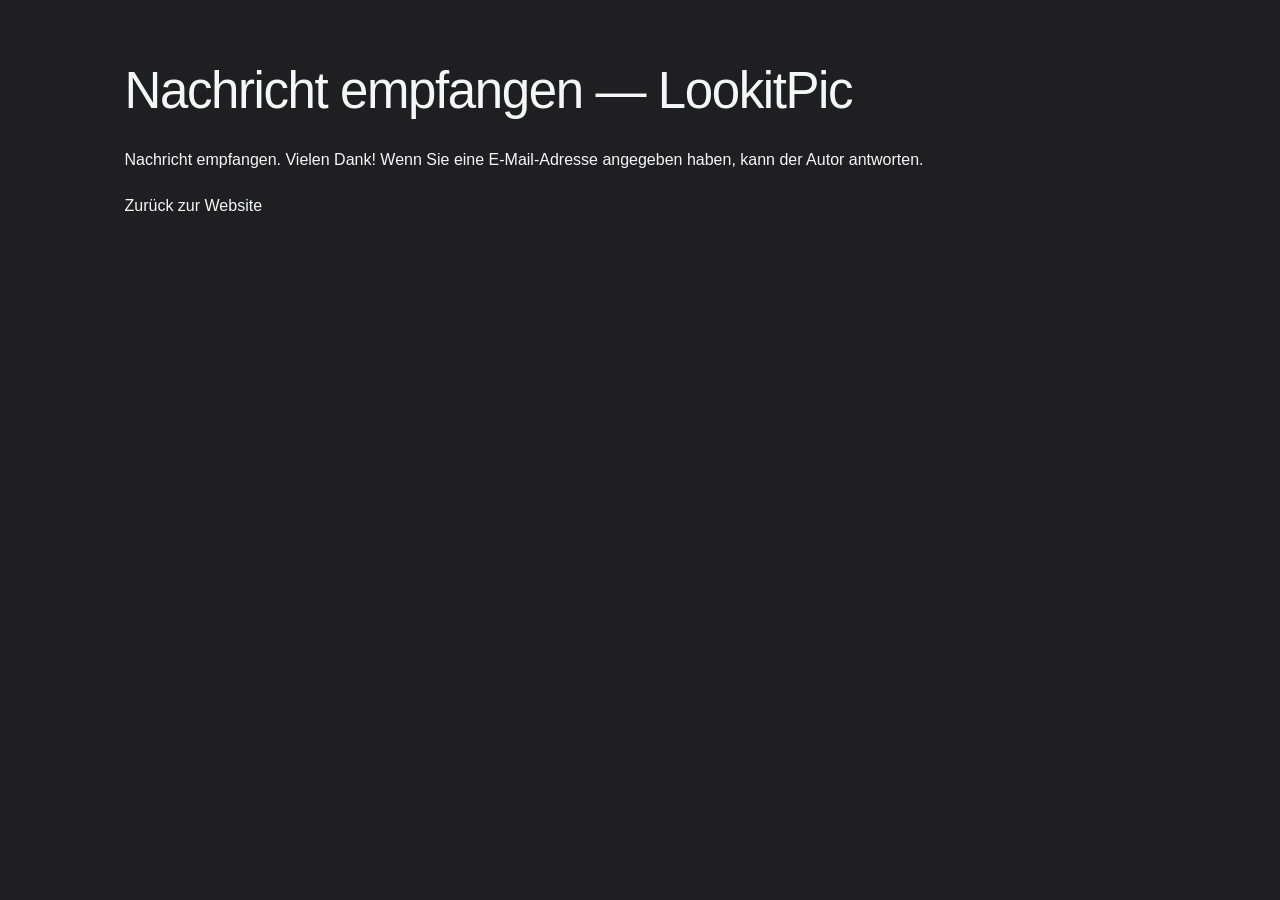
<file: de/feedback-success/index.html>
<!doctype html><html lang="de"><head><meta charset="utf-8"><meta name="viewport" content="width=device-width, initial-scale=1"><meta name="robots" content="noindex"><title>Nachricht empfangen — LookitPic</title><link rel="stylesheet" href="/style.css"></head><body><main class="wrap" style="padding:60px 24px"><h1>Nachricht empfangen — LookitPic</h1><p data-feedback-received="true">Nachricht empfangen. Vielen Dank! Wenn Sie eine E-Mail-Adresse angegeben haben, kann der Autor antworten.</p><a href="/de/">Zurück zur Website</a></main></body></html>
</file>
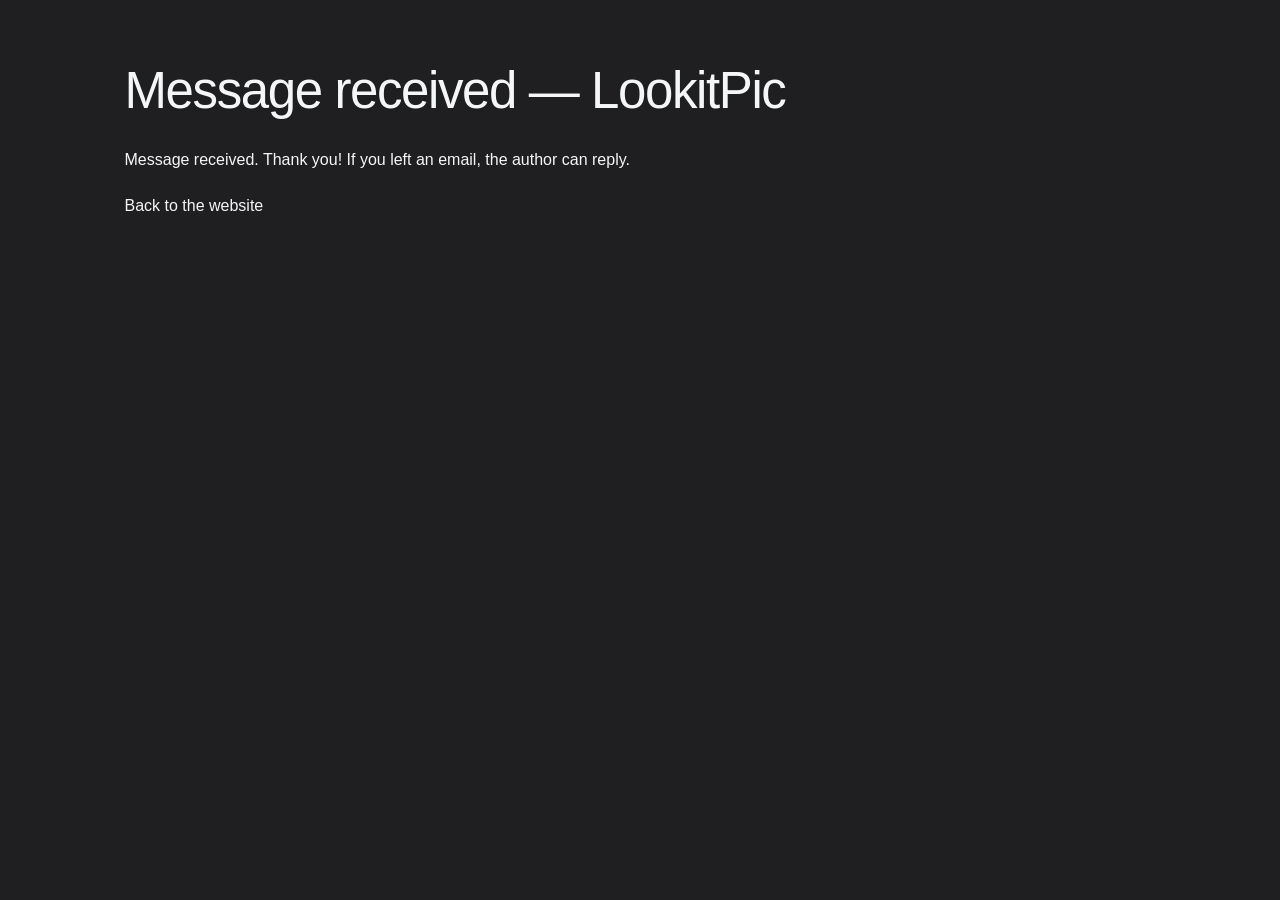
<file: en/feedback-success/index.html>
<!doctype html><html lang="en"><head><meta charset="utf-8"><meta name="viewport" content="width=device-width, initial-scale=1"><meta name="robots" content="noindex"><title>Message received — LookitPic</title><link rel="stylesheet" href="/style.css"></head><body><main class="wrap" style="padding:60px 24px"><h1>Message received — LookitPic</h1><p data-feedback-received="true">Message received. Thank you! If you left an email, the author can reply.</p><a href="/en/">Back to the website</a></main></body></html>
</file>
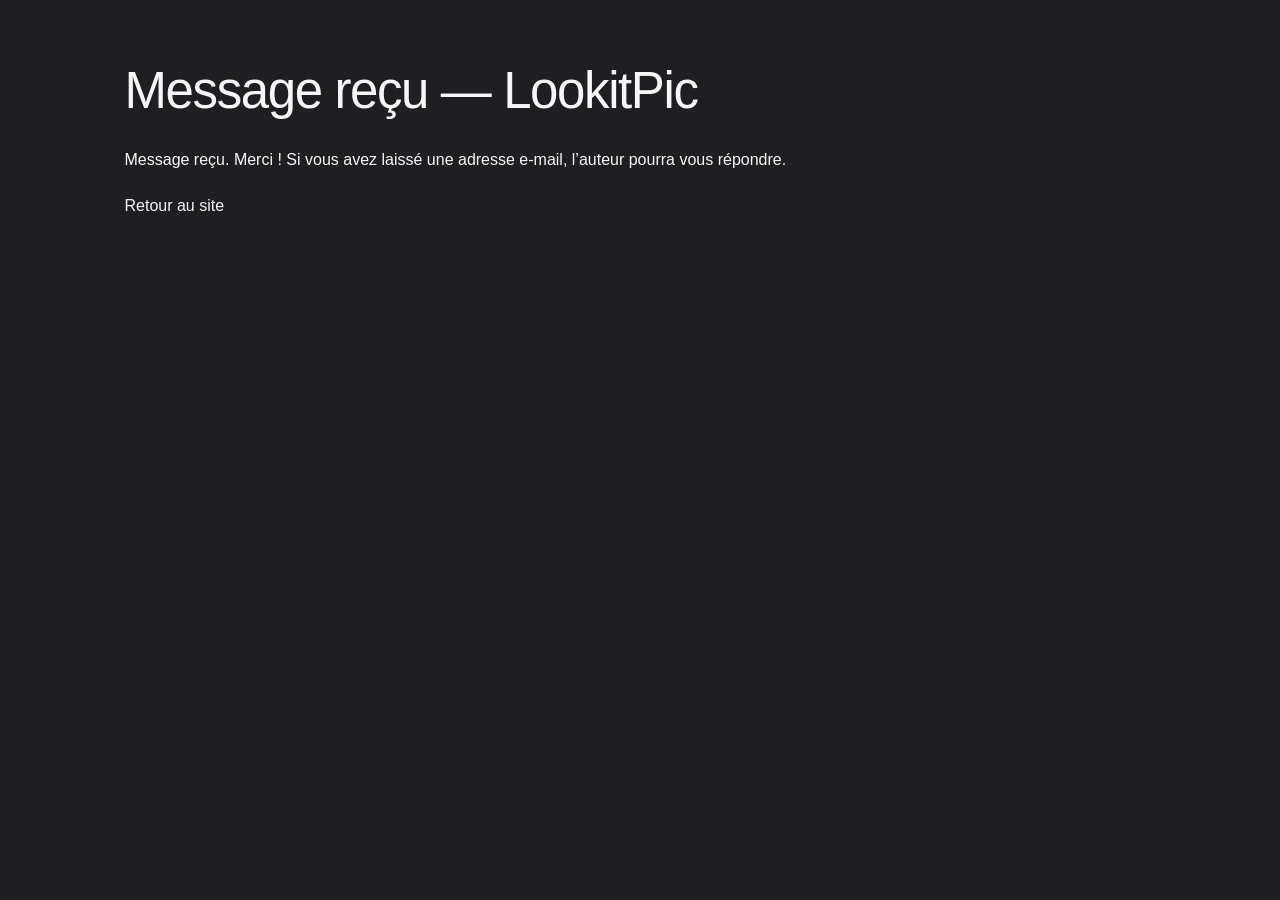
<file: fr/feedback-success/index.html>
<!doctype html><html lang="fr"><head><meta charset="utf-8"><meta name="viewport" content="width=device-width, initial-scale=1"><meta name="robots" content="noindex"><title>Message reçu — LookitPic</title><link rel="stylesheet" href="/style.css"></head><body><main class="wrap" style="padding:60px 24px"><h1>Message reçu — LookitPic</h1><p data-feedback-received="true">Message reçu. Merci ! Si vous avez laissé une adresse e-mail, l’auteur pourra vous répondre.</p><a href="/fr/">Retour au site</a></main></body></html>
</file>
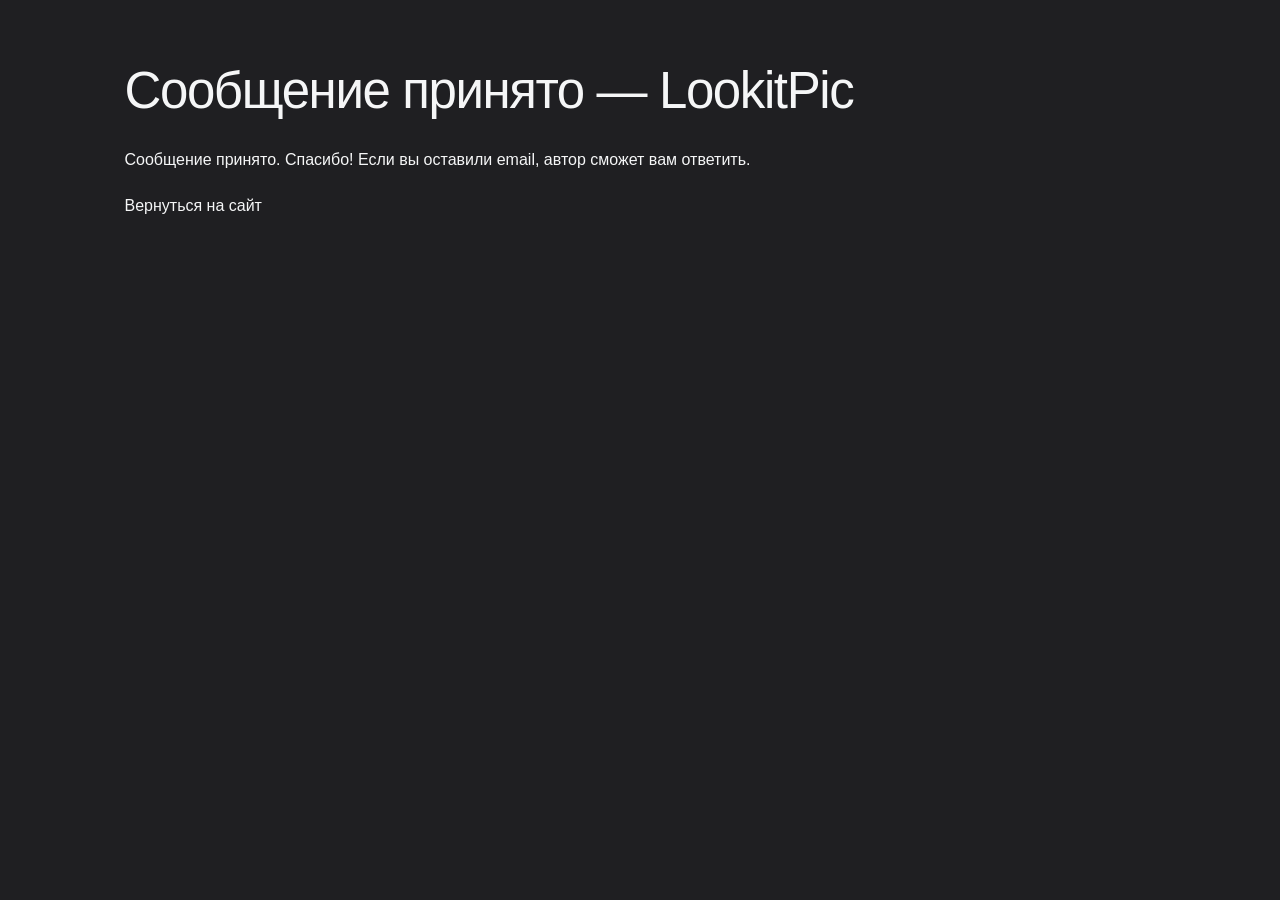
<file: ru/feedback-success/index.html>
<!doctype html><html lang="ru"><head><meta charset="utf-8"><meta name="viewport" content="width=device-width, initial-scale=1"><meta name="robots" content="noindex"><title>Сообщение принято — LookitPic</title><link rel="stylesheet" href="/style.css"></head><body><main class="wrap" style="padding:60px 24px"><h1>Сообщение принято — LookitPic</h1><p data-feedback-received="true">Сообщение принято. Спасибо! Если вы оставили email, автор сможет вам ответить.</p><a href="/ru/">Вернуться на сайт</a></main></body></html>
</file>
<file: style.css>
@charset "UTF-8";
:root{color-scheme:dark;--bg:#1f1f22;--text:#f5f6f7;--muted:#a2aab6;--dim:#737e8d;--accent:#c5ff3d;--line:#ffffff1c;--glass:linear-gradient(180deg,#ffffff1e,#ffffff04)}*{box-sizing:border-box}html{scroll-behavior:smooth;scroll-padding-top:35px}body{margin:0;background:var(--bg);color:var(--text);font-family:'Segoe UI','Trebuchet MS',Arial,sans-serif;font-size:16px;line-height:1.75}a{color:inherit;text-decoration:none}button{font:inherit;color:inherit;cursor:pointer}button,a,summary{-webkit-tap-highlight-color:transparent}a:focus-visible,button:focus-visible,summary:focus-visible{outline:2px solid var(--accent);outline-offset:5px}[hidden]{display:none!important}.wrap{width:min(1079px,calc(100% - 80px));margin-inline:auto}.header{height:100px;display:flex;align-items:center;justify-content:space-between;border-bottom:1px solid var(--line)}.brand{display:flex;gap:12px;align-items:center;font-size:17px;font-weight:500}.brand img{object-fit:contain}.header nav{display:flex;gap:30px;font-size:13px;color:var(--muted)}.header nav a:hover,.quiet-link:hover{color:var(--accent)}.hello{max-width:720px;padding:65px 0 47px}.hello-note{display:flex;gap:9px;align-items:center;color:var(--muted);font-size:12px;margin:0 0 21px}.status-dot{height:5px;width:5px;border-radius:50%;background:var(--accent)}h1{font-family:'Trebuchet MS','Segoe UI',sans-serif;font-weight:400;letter-spacing:-1.4px;font-size:51px;line-height:1.2;margin:0 0 25px}h2{font-family:'Trebuchet MS','Segoe UI',sans-serif;font-size:30px;line-height:1.3;letter-spacing:-.5px;font-weight:400;margin:0 0 23px}h3{font-size:14px;font-weight:500;margin:0 0 13px}p{margin:0 0 18px}.hello>p:not(.hello-note):not(.version-note){max-width:600px;color:#bbc3cd;font-size:17px;line-height:1.85}.download-row{display:flex;align-items:center;gap:24px;margin-top:30px}.glass-button{display:inline-flex;align-items:center;justify-content:center;gap:13px;border:1px solid #ffffff4d;border-radius:28px;padding:10px 23px;min-height:47px;background:var(--glass);box-shadow:inset 0 1px #ffffff12;color:var(--text);font-size:14px;transition:border-color .18s,background-color .18s}.glass-button svg,.glass-button>span:last-child:not(:first-child){color:var(--accent)}.glass-button:hover{border-color:#c5ff3da6;background-color:#c5ff3d0b}.glass-button:active{transform:translateY(1px)}.file-note{color:var(--muted);font-size:11px;line-height:1.8}.hello .version-note{font-size:12px;color:var(--dim);margin:13px 0 0}.image-controls{display:flex;justify-content:space-between;align-items:center;margin-bottom:15px;gap:18px;font-size:13px;color:var(--muted)}.background-options{display:flex;gap:8px}.background-choice{display:flex;align-items:center;gap:7px;padding:6px 12px;border:1px solid transparent;border-radius:24px;background:transparent;font-size:11px;color:var(--muted)}.background-choice:hover{background:#ffffff08}.background-choice.selected{border-color:#ffffff45;background:var(--glass);color:var(--text)}.swatch{display:block;height:12px;width:12px;border:1px solid #b4c2d3;border-radius:50%}.swatch.dark{background:#1f1f22}.swatch.black{background:#000}.swatch.white{background:#fff}.selected .swatch{outline:1px solid var(--accent);outline-offset:2px}.viewer-figure{margin:0}.viewer-figure>img{display:block;width:100%;height:auto;aspect-ratio:1079/791;border-radius:19px;box-shadow:0 20px 45px #0004}.viewer-figure figcaption{margin-top:15px;color:var(--dim);font-size:11px;text-align:center}.section{padding:62px 0}.about{padding-top:61px;border-bottom:1px solid var(--line)}.about-columns{display:grid;grid-template-columns:1fr 1fr;gap:60px}.about p{font-size:15px;color:var(--muted);line-height:1.9;margin-bottom:0}.personal{display:grid;grid-template-columns:.9fr 1.2fr;gap:65px;align-items:center}.aside-note{font-size:12px;color:var(--dim);margin:0 0 14px}.personal h2{font-size:34px}.personal-copy>p:not(.aside-note){font-size:14px;color:var(--muted);line-height:1.9}.personal-copy .no-pressure{margin-top:25px;color:#d3dce5!important}.settings-tabs{display:flex;gap:8px;margin-bottom:17px}.settings-tabs button{padding:6px 15px;background:transparent;border:1px solid transparent;border-radius:20px;color:var(--muted);font-size:12px}.settings-tabs button.selected{background:var(--glass);border-color:#ffffff4d;color:var(--accent)}.settings-tabs button:hover{background-color:#ffffff08}.settings-image{background:#20252e;border-radius:15px;border:1px solid #ffffff32;overflow:hidden;aspect-ratio:4/3;display:flex;align-items:center;justify-content:center}.settings-image img{width:100%;height:100%;object-fit:contain;display:block}.image-note{font-size:11px;color:var(--dim);margin:12px 0 0}.thanks{border-top:1px solid var(--line);border-bottom:1px solid var(--line);display:grid;grid-template-columns:70px minmax(0,620px);gap:24px;padding-block:62px}.thank-you-icon{width:54px;height:54px;display:grid;place-items:center;background:var(--glass);border:1px solid #ffffff4d;border-radius:50%;color:var(--accent);box-shadow:inset 0 1px #ffffff14}.thanks h2{margin-top:6px}.thanks p{font-size:16px;color:#bdc5cf;line-height:1.9}.thanks .glass-button{margin:7px 0 0}.thanks .donate-pending{margin:23px 0 0;color:var(--dim);font-size:12px}.thanks .signature{font-size:13px;margin:27px 0 0;color:var(--muted)}.small-print{display:grid;grid-template-columns:1fr 1fr;gap:70px;padding-block:42px 45px}.small-print p{font-size:12px;color:var(--dim);line-height:1.9;margin-bottom:13px}.filename{white-space:nowrap;color:var(--muted)}.quiet-link{font-size:12px;color:var(--muted);border-bottom:1px solid #ffffff38;padding-bottom:2px}.quiet-link span{margin-left:8px}.small-print details{margin-top:17px;color:var(--dim);font-size:10px}.small-print summary{cursor:pointer}.small-print code{display:block;margin-top:10px;overflow-wrap:anywhere;font-size:10px}.footer{min-height:88px;display:flex;align-items:center;justify-content:space-between;gap:20px;border-top:1px solid var(--line);color:var(--dim);font-size:12px}.footer p{margin:0}.footer>a{font-size:21px;padding:8px 15px;border-radius:50%;border:1px solid #ffffff28;line-height:1}.footer>a:hover{color:var(--accent)}.skip{position:fixed;left:20px;top:-100px;padding:12px 20px;background:var(--bg);color:var(--accent);z-index:10}.skip:focus{top:12px}
@media(min-width:1500px){.hello{padding-top:83px;padding-bottom:56px}}@media(max-width:1000px){.personal{gap:35px}.personal h2{font-size:30px}.personal-copy>p:not(.aside-note){font-size:13px}.wrap{width:calc(100% - 60px)}}@media(max-width:760px){.wrap{width:calc(100% - 36px)}.header{height:78px}.header nav{gap:18px;font-size:11px}.brand{font-size:15px;gap:8px}.brand img{width:27px;height:27px}.hello{padding:45px 0 36px}h1{font-size:43px;letter-spacing:-1.2px}.hello>p:not(.hello-note):not(.version-note){font-size:16px}.download-row{gap:16px;flex-wrap:wrap}.glass-button{font-size:13px;padding:10px 20px}.file-note{font-size:10px}.image-controls{align-items:flex-start;flex-direction:column;gap:11px;font-size:12px}.background-options{gap:5px}.background-choice{font-size:10px;padding:6px 11px}.viewer-figure>img{border-radius:9px}.viewer-figure figcaption{text-align:left;font-size:10px}.section{padding-block:40px}h2{font-size:26px}.about-columns{grid-template-columns:1fr;gap:15px}.about p{font-size:14px}.personal{grid-template-columns:1fr;gap:20px}.personal h2 br{display:none}.personal h2{font-size:28px}.personal-copy>p:not(.aside-note){font-size:14px}.personal-copy .no-pressure{margin-top:16px}.settings-example{max-width:580px;width:100%}.thanks{grid-template-columns:42px minmax(0,1fr);gap:17px}.thank-you-icon{width:40px;height:40px}.thank-you-icon svg{width:24px;height:24px}.thanks h2{font-size:27px;margin-top:0}.thanks p{font-size:14px}.small-print{grid-template-columns:1fr;gap:23px}.footer{font-size:10px;gap:10px}.footer>a{padding:6px 12px}.footer p{max-width:150px}}@media(max-width:390px){.header nav{gap:13px}.header nav a:first-child{display:none}h1{font-size:37px}.download-row{align-items:flex-start;flex-direction:column;gap:12px}.file-note br{display:none}.file-note{font-size:11px}.thanks{grid-template-columns:1fr;gap:15px}.image-controls{gap:8px}.background-choice{padding:5px 9px}}
.hello{max-width:850px}.hello h1{font-family:'Arial Rounded MT Bold','Trebuchet MS','Segoe UI',sans-serif;font-weight:800;font-size:clamp(35px,5.1vw,64px);line-height:1.12;letter-spacing:-1.5px;text-wrap:balance}.hello>p:not(.hello-note):not(.version-note){max-width:690px}.brand{font-weight:700}
.about{display:grid;grid-template-columns:minmax(0,1fr) minmax(0,1.1fr);column-gap:45px;align-items:start}.about>h2{grid-column:1/-1;margin-bottom:30px}.about-copy{max-width:740px}.about-copy p{margin-bottom:18px}.about-copy .no-pressure{color:var(--text);margin-top:24px}.about .settings-example{max-width:650px;width:100%;margin-top:0;position:sticky;top:30px}.transparency-figure{margin:0 0 25px}.transparency-figure img{display:block;width:100%;height:auto;border-radius:16px}.transparency-figure figcaption{font-size:12px;color:var(--muted);margin-top:12px;max-width:740px}.other-backgrounds>summary{cursor:pointer;color:var(--muted);font-size:13px;padding:12px 0}.other-backgrounds[open]>summary{margin-bottom:18px}.other-backgrounds>summary:hover{color:var(--accent)}
@media(max-width:850px){.about{grid-template-columns:1fr;gap:0}.about .settings-example{position:static;margin-top:20px}.transparency-figure img{border-radius:9px}}
@media(max-width:390px){.hello h1{letter-spacing:-1px}}
.promo-desktop{position:relative;aspect-ratio:1.5;container-type:inline-size;border-radius:14px;overflow:hidden;background:#fff;color:#202124;box-shadow:0 20px 45px #0004;font-family:'Segoe UI',Arial,sans-serif}.explorer{position:absolute;inset:0;background:#fff;font-size:1.25cqw;line-height:1.4}.explorer-title{height:5.2cqw;padding:1.6cqw 2cqw;background:#edf2f8;border-bottom:1px solid #dce2ea;font-weight:600}.explorer-title>span{float:right;font-weight:400}.explorer-address{display:flex;align-items:center;gap:2cqw;padding:1cqw 1.8cqw;border-bottom:1px solid #e8e8e8;white-space:nowrap}.explorer-address>span{border:1px solid #dedfe3;border-radius:.5cqw;padding:.65cqw 1cqw;flex:1}.explorer-address .explorer-search{flex:0 1 23%;color:#777}.explorer-toolbar{padding:1.2cqw 2cqw;border-bottom:1px solid #e8e8e8}.explorer-sidebar{position:absolute;top:16cqw;left:0;width:17%;padding:1cqw .5cqw;border-right:1px solid #eee;bottom:2.5cqw}.explorer-sidebar>span{display:block;padding:.8cqw .6cqw;white-space:nowrap}.explorer-sidebar .active{background:#e5f1fc;border-radius:.3cqw}.explorer-folders{position:absolute;left:19%;top:26%;right:5%;display:grid;grid-template-columns:repeat(3,1fr);gap:6cqw 4cqw;text-align:center}.explorer-folder{display:grid;justify-items:center;gap:1cqw}.explorer-folder i{display:block;position:relative;width:7cqw;height:5cqw;background:linear-gradient(#ffda68,#ffc739);border:1px solid #edb725;border-radius:.4cqw;box-shadow:inset 0 2px #ffe79b}.explorer-folder i:before{content:'';position:absolute;top:-.8cqw;left:0;width:3cqw;height:1cqw;background:#f4bf31;border-radius:.4cqw .7cqw 0 0;z-index:-1}.explorer-status{position:absolute;bottom:0;left:0;right:0;border-top:1px solid #eee;padding:.5cqw 1.5cqw;color:#777;font-size:1cqw}
.promo-window{position:absolute;left:21%;right:4%;top:24%;bottom:6%;border:1px solid #c5cbd2;border-radius:1.2cqw;box-shadow:0 1cqw 2.5cqw #0005;display:grid;grid-template-rows:minmax(0,1fr) 6.2cqw 4.5cqw;isolation:isolate;overflow:hidden;color:#fff}.promo-glass{position:absolute;inset:0;background:rgb(0 0 0 / 50%);backdrop-filter:blur(2px);-webkit-backdrop-filter:blur(2px);z-index:-1}.promo-window[data-background=transparent] .promo-glass{backdrop-filter:none;-webkit-backdrop-filter:none}.promo-window[data-background=dark] .promo-glass{background:#1f1f22;backdrop-filter:none;-webkit-backdrop-filter:none}.promo-window[data-background=black] .promo-glass{background:#000;backdrop-filter:none;-webkit-backdrop-filter:none}.promo-window[data-background=white] .promo-glass{background:#fff;backdrop-filter:none;-webkit-backdrop-filter:none}.promo-window[data-background=white]{color:#202124}.promo-titlebar{position:absolute;top:.7cqw;left:1.2cqw;right:1.2cqw;display:flex;justify-content:space-between;font-size:1.8cqw;pointer-events:none}.promo-picture{height:100%;aspect-ratio:428/586;justify-self:center;background-image:url('assets/viewer-transparency.png');background-size:358.879% 174.744%;background-position:53.61% 34.703%;box-shadow:0 0 1.5cqw #0002}.promo-filmstrip{display:grid;grid-template-columns:repeat(12,minmax(0,1fr));gap:.35cqw;padding:.45cqw .65cqw;background:#0002}.promo-thumb{display:block;min-width:0;background-image:url('assets/viewer-transparency.png');background-size:1706.667% 1089.362%;background-position:var(--thumb-x) 80.215%;border:1px solid #ffffff30}.promo-thumb.current{border-color:var(--accent);box-shadow:0 0 0 1px var(--accent)}.promo-bottom{display:flex;align-items:center;justify-content:space-between;gap:1cqw;padding:.5cqw 1cqw;background:#0002;font-size:1cqw}.promo-mini{color:var(--accent);font-size:1.5cqw}.promo-playback{border:1px solid #ffffff66;border-radius:3cqw;padding:0 1.2cqw;font-size:2cqw;line-height:1.6}.promo-zoom{border:1px solid #ffffff66;border-radius:3cqw;padding:.5cqw 1cqw}.promo-options{padding:18px 0 0;display:flex;align-items:center;gap:15px;flex-wrap:wrap}.promo-options p{margin:0;font-size:13px;color:var(--muted)}.promo-options .background-options{flex-wrap:wrap}.swatch.blurred{background:linear-gradient(135deg,#9a9c9f,#494b4f)}.swatch.transparent{background:linear-gradient(135deg,#ccc 50%,#555 50%)}
@media(max-width:600px){.promo-desktop{aspect-ratio:1.2;border-radius:8px}.promo-window{left:14%;right:3%;top:23%;bottom:8%;grid-template-rows:minmax(0,1fr) 7cqw 5cqw}.promo-picture{max-width:55%;width:auto}.explorer-folders{top:28%;gap:10cqw 4cqw}.promo-options{gap:8px}.promo-options .background-choice{font-size:11px;min-height:40px}.promo-options .background-options{gap:4px}.promo-filename{font-size:1.2cqw}.promo-titlebar{font-size:2.5cqw}}
@media(prefers-reduced-motion:reduce){html{scroll-behavior:auto}*,*:before,*:after{transition:none!important;animation:none!important}}
.download-row{margin-top:48px}
.header{gap:25px}.header nav{margin-left:auto}.language-control{position:relative;font-size:12px;color:var(--muted)}
.promo-desktop{aspect-ratio:1.32}.native-viewer{position:absolute;left:21%;top:20%;width:75%;aspect-ratio:1079/791;border-radius:1.15cqw;box-shadow:0 .7cqw 2.3cqw #0005;isolation:isolate}#viewer-shot{display:block;width:100%;height:100%;border-radius:inherit;user-select:none}.native-picker{position:absolute;left:4.4486%;bottom:6.4475%;width:23.7257%;aspect-ratio:256/222;border-radius:.9cqw;overflow:hidden;box-shadow:0 .4cqw 1.2cqw #0005}#picker-shot{display:block;width:100%;height:auto}.capture-hit{position:absolute;padding:0;margin:0;background:transparent;border:0;border-radius:6px;cursor:pointer;color:transparent;touch-action:manipulation}.capture-hit:hover{background:#ffffff12}.capture-hit:focus-visible{outline:2px solid var(--accent);outline-offset:-2px}.picker-hit{left:2%;width:96%;height:18.9189%}.picker-hit:nth-of-type(1){top:2.7027%}.picker-hit:nth-of-type(2){top:21.6216%}.picker-hit:nth-of-type(3){top:40.5405%}.picker-hit:nth-of-type(4){top:59.4595%}.picker-hit:nth-of-type(5){top:78.3784%}.toolbar-hit{top:94.311%;width:3.3364%;height:4.5512%;border-radius:50%}#toggle-thumbnails{left:.7414%}#toggle-shadow{left:8.1557%}.demo-hint{color:var(--muted);font-size:13px;line-height:1.7;margin:20px 0 0;max-width:800px}.demo-status{position:absolute;width:1px;height:1px;overflow:hidden;clip-path:inset(50%)}
.about{display:block}.about-intro{max-width:720px;margin-bottom:40px}.about-intro p+p{margin-top:18px}.settings-row{display:grid;grid-template-columns:minmax(0,.85fr) minmax(0,1.15fr);gap:45px;align-items:center;margin-top:35px}.settings-capture{margin:0;min-width:0}.settings-capture img{display:block;width:100%;height:auto;border-radius:12px}.settings-capture figcaption{font-size:12px;color:var(--dim);margin-top:12px}.animation-row{margin-top:55px}.animation-row .settings-capture{width:min(100%,390px);justify-self:center}.about .no-pressure{margin-top:28px;color:var(--text)}
@media(max-width:760px){.header{gap:12px;flex-wrap:wrap;height:auto;min-height:90px;padding-block:18px}.header nav{gap:14px}.language-control{font-size:11px}.download-row{margin-top:40px}.settings-row{grid-template-columns:1fr;gap:22px;margin-top:32px}.animation-row .settings-capture{justify-self:start}.settings-capture{max-width:650px}.promo-desktop{aspect-ratio:1.32}.native-viewer{left:15%;width:82%;top:17%}.demo-hint{font-size:12px}}
@media(max-width:430px){.header nav{order:3;width:100%;justify-content:flex-end}.header nav a:first-child{display:inline}.language-control{margin-left:auto}.settings-row{gap:18px}.explorer-sidebar{font-size:1.2cqw}}

/* One processed Windows screenshot, with localized text at fixed coordinates. */
.promo-desktop{aspect-ratio:812/556}
.explorer-screenshot{position:absolute;inset:0;pointer-events:none;user-select:none}
.explorer-screenshot>img{display:block;width:100%;height:100%}
.explorer-label{position:absolute;display:block;white-space:nowrap;overflow:hidden;text-overflow:ellipsis;font-family:'Segoe UI',Arial,sans-serif;font-size:1.35468cqw;line-height:1.5;color:#111;font-weight:400}
.explorer-label.muted{color:#667080}.explorer-label.heading{font-size:1.72414cqw;color:#24469b}.explorer-label.status{color:#24469b}
.native-viewer,.viewer-backdrop{left:50%;top:50%;width:72%;transform:translate(-50%,-50%)}


/* Settings follow the height of the background screenshot, across languages. */
.settings-layout{container-type:inline-size}
.about .no-pressure{font-size:18px;line-height:1.8}
@media(min-width:901px){
  .settings-grid{
    --background-height:calc((100cqw - 45px) * .3631578947);
    --copy-gap:calc(var(--background-height) * .2);
    display:grid;grid-template-columns:minmax(0,.85fr) minmax(0,1.15fr);
    grid-template-rows:var(--background-height) auto;column-gap:45px;
    align-items:start;
  }
  .settings-grid .settings-row{display:contents}
  .background-row>p{grid-column:1;grid-row:1;margin:var(--copy-gap) 0 0;text-align:right}
  .background-row>.settings-capture{grid-column:2;grid-row:1}
  .animation-row>.settings-capture{grid-column:1;grid-row:1 / 3;margin-top:calc(var(--background-height) * .8 + 10px)}
  .animation-row>div{grid-column:2;grid-row:2;padding-top:calc(var(--copy-gap) + 80px)}
  .animation-row>div>p:first-child{margin-top:0}
}
@media(max-width:900px){
  .settings-grid .settings-row{grid-template-columns:1fr;gap:22px}
  .settings-grid .settings-capture{justify-self:start}
  .animation-row>div{padding-top:70px}
  .about .no-pressure{font-size:17px}
}

/* Blur only the Explorer backdrop, in a sibling below all viewer content. */
.viewer-backdrop{position:absolute;aspect-ratio:1079/791;border-radius:1.15cqw;pointer-events:none;z-index:1;backdrop-filter:blur(.20025cqw);-webkit-backdrop-filter:blur(.20025cqw)}
.native-viewer{z-index:2;box-shadow:0 .9cqw 2.7cqw #0008}
/* Dim only the Explorer area outside the viewer's rounded window. */
.native-viewer::before{content:"";position:absolute;inset:0;border-radius:inherit;box-shadow:0 0 0 100vmax rgb(31 31 34 / 35%);pointer-events:none;z-index:-1}

/* Requested hero spacing: half the top padding, download row 15px lower. */
.hello{padding-top:32.5px}
.download-row{margin-top:63px}
@media(min-width:1500px){.hello{padding-top:41.5px}}
@media(max-width:760px){.hello{padding-top:22.5px}.download-row{margin-top:55px}}

/* The hidden initial uses the heading's font, aligning the badge with its second letter. */
.hero-heading{position:relative;--title-size:clamp(35px,5.1vw,64px)}
.hero-heading .hello-note{position:absolute;left:0;top:-14px;height:18px;line-height:18px;margin:0;white-space:nowrap}
.hero-heading .hello-note::before{content:'П';visibility:hidden;flex:none;font-family:'Arial Rounded MT Bold','Trebuchet MS','Segoe UI',sans-serif;font-weight:800;font-size:var(--title-size);letter-spacing:-1.5px;line-height:0;margin-right:-9px}
:lang(en) .hero-heading .hello-note::before{content:'A'}
:lang(de) .hero-heading .hello-note::before{content:'E'}
:lang(fr) .hero-heading .hello-note::before{content:'U'}
@media(max-width:600px){.hero-heading .hello-note::before{letter-spacing:-1px}}

/* Basic description now precedes the demo; settings start directly below it. */
.viewer-overview{padding-bottom:60px}
.viewer-overview .about-intro{margin-bottom:0}
.viewer-overview p{font-size:15px;color:var(--muted);line-height:1.9;margin-bottom:0}
.about.section{padding-top:90px;padding-bottom:97px}
@media(max-width:760px){.about.section{padding-bottom:75px}}
@media(max-width:760px){.viewer-overview p{font-size:14px}.viewer-overview{padding-bottom:44px}.background-row{margin-top:0}}

/* Smaller general settings capture and a second download invitation. */
.animation-row .settings-capture{width:min(90%,350px);justify-self:start}
@media(min-width:761px) and (max-width:900px){.settings-grid .animation-row{margin-top:65px}}
@media(max-width:760px){.settings-grid .animation-row{margin-top:42px}}
@media(min-width:901px){
  .settings-grid{--general-column:calc((100cqw - 45px) * .425);--general-inset:calc((var(--general-column) - min(calc(var(--general-column) * .9),350px)) * .5)}
  .animation-row>div{margin-left:-40px;position:relative;left:calc(-1 * var(--general-inset))}
}
.try-download{display:flex;flex-direction:column;align-items:center;width:fit-content;max-width:100%;margin-top:30px;gap:8px}
.about .try-download p{margin:0;font-size:18px;color:var(--text);text-align:center}
.try-download-arrow{font-size:28px;line-height:1.2;color:var(--accent)}

.download-again{display:flex;align-items:center;gap:24px;flex-wrap:wrap}
.download-again .file-note{font-size:11px;line-height:1.8}
.about .feedback-invite{margin-top:24px}
.inline-feedback{color:var(--accent);text-decoration:underline;text-underline-offset:3px}
.about .windows-note{margin-top:18px;font-size:12px;line-height:1.8;color:var(--muted)}
.feedback-dialog{position:fixed;max-width:540px;width:calc(100% - 36px);max-height:85vh;overflow:auto;padding:30px;border:1px solid #ffffff40;border-radius:18px;background:var(--bg);color:var(--text)}
.feedback-dialog::backdrop{background:#0009}
.feedback-dialog h2{font-size:25px;padding-right:25px}
.feedback-close{position:absolute;right:14px;top:10px;background:none;border:0;font-size:28px;color:var(--muted);cursor:pointer}
.feedback-pending{font-size:13px;color:var(--muted)}
.feedback-dialog form{display:grid;gap:18px}
.feedback-dialog label{display:grid;gap:7px;font-size:13px}
.feedback-dialog input,.feedback-dialog textarea{width:100%;font:inherit;color:var(--text);background:#ffffff08;border:1px solid #ffffff40;border-radius:8px;padding:10px}
.feedback-dialog textarea{resize:vertical}
.feedback-dialog button:disabled{opacity:.45;cursor:not-allowed}
.feedback-dialog form>.glass-button{justify-self:start}

.try-download{align-items:flex-start}
.about .try-download p{text-align:left}
.download-again{display:grid;grid-template-columns:max-content minmax(0,1fr);gap:8px 24px;align-items:center}
.download-again .try-download-arrow{grid-column:1;grid-row:1;justify-self:center}
.download-again .download-link{grid-column:1;grid-row:2}
.download-again .file-note{grid-column:2;grid-row:2}
.animation-row .settings-capture figcaption{margin:0 0 12px}
@media(max-width:600px){.download-again{grid-template-columns:max-content}.download-again .file-note{grid-column:1;grid-row:3}.download-again .download-link{justify-self:start}}

/* Keep the Windows note and the general-settings image on one bottom edge. */
@media(min-width:901px){
  .animation-row>.settings-capture{align-self:end}
  .animation-row>div{align-self:stretch;display:flex;flex-direction:column}
  .about .animation-row .windows-note{margin-top:auto;margin-bottom:0;padding-top:18px}
}

.format-name{color:var(--accent)}

/* Decorative pointers use the text edge as their alignment anchor. */
[data-i18n="backgroundCopy"],[data-i18n="animationCopy"]{position:relative}
[data-i18n="backgroundCopy"]::before,[data-i18n="animationCopy"]::before{
  content:"";position:absolute;left:0;top:-28px;width:10px;height:12px;
  background:var(--accent);pointer-events:none;
}
[data-i18n="backgroundCopy"]::before{left:auto;right:0;clip-path:polygon(0 0,100% 50%,0 100%)}
[data-i18n="animationCopy"]::before{clip-path:polygon(100% 0,0 50%,100% 100%)}

/* Remove the invitation line while retaining the download position. */
.try-download{padding-top:42.2px}
.download-again .try-download-arrow{transform:translateY(-6px)}

/* Dark Explorer keeps the transparent-viewer demonstration quiet on the page. */
.promo-desktop{background:#24282f}
.explorer-label{color:#d4d8df}
.explorer-label.muted{color:#a6aeb9}
.explorer-label.heading,.explorer-label.status{color:#a8c1df}

/* LookitPic identity, supplied brand board 2026-11-15. */
.brand{gap:10px}.brand-name{font-family:"Arial Rounded MT Bold","Trebuchet MS",sans-serif;font-weight:800;font-size:28px;letter-spacing:-1px;color:#f5f6f7}.brand-pic{color:#c5ff3d}.brand img{width:38px;height:38px}@media(max-width:760px){.brand-name{font-size:24px}.brand img{width:32px;height:32px}}

.thanks #donate-link{display:flex;width:fit-content;max-width:100%;margin:47px 0 51px}#donate-link[aria-disabled="true"]{cursor:default}

@media(max-width:760px){.thanks #donate-link{margin:43px 0}}

/* Keep the closing wish and feedback invitation together. */
.thanks p[data-i18n="thanksFree"]{margin-bottom:0}.thanks .feedback-invite{margin-top:0}

/* Raise the second download group without shifting the Windows note. */
.try-download .download-again{position:relative;top:-25px}

.brand img{width:228px;height:auto}@media(max-width:760px){.brand img{width:190px;height:auto}}

/* Readable launch notes share the screenshot's bottom edge. */
.about .download-notes p{font-size:15px;line-height:1.75;color:var(--muted);font-weight:400;margin:0}
.about .download-notes .windows-note{color:var(--muted);font-weight:400}
.about .download-notes p+p{margin-top:16px}
.download-notes{padding-top:18px}
@media(min-width:901px){.animation-row .download-notes{margin-top:auto}.about .animation-row .download-notes .windows-note{padding-top:0;margin:0}}
.footer{flex-wrap:wrap}.legal-links{flex:0 0 100%;display:flex;flex-wrap:wrap;gap:12px 24px;margin-bottom:16px;font-size:13px}
.legal-links a,.legal-dialog a,.feedback-dialog .legal-link{color:var(--accent);text-underline-offset:3px}
.legal-dialog{max-width:720px}.legal-dialog p{line-height:1.75;font-size:15px}.legal-dialog li{margin:12px 0}
.feedback-dialog .consent-row{display:flex;align-items:flex-start;gap:10px}.consent-row input{width:18px;flex:none;margin-top:3px}

/* Quiet document links and readable neutral text. */
.legal-links a,.legal-dialog,.legal-dialog h2,.legal-dialog a,.feedback-dialog .legal-link{color:var(--muted);font-weight:400}
.legal-links{justify-content:center;text-align:center}
.legal-links a{text-decoration:none}
#licences a{text-decoration:underline;text-underline-offset:3px}
/* Show only the settings panel (10,10,390,768) within the 400x790 capture. */
/* Follow the source's 19px corners, with 1px clearance for the antialiased edge. */
.settings-panel-crop{display:block;position:relative;width:100%;aspect-ratio:390 / 768;overflow:hidden;border-radius:4.615384615% / 2.34375%}
.settings-panel-crop #animation-settings-shot{position:absolute;max-width:none;width:102.564102564%;height:auto;left:-2.564102564%;top:-1.302083333%;border-radius:0}
.legal-links a:hover,.legal-links a:focus-visible{text-decoration:underline}
.legal-dialog .legal-close-form{position:absolute;top:8px;right:8px;display:block;margin:0}
.legal-close{display:grid;place-items:center;width:44px;height:44px;padding:0;border:0;border-radius:8px;background:transparent;color:var(--muted);font-family:inherit;font-size:32px;line-height:1;cursor:pointer}
.legal-close:hover{background:#ffffff0a}
.legal-close:focus-visible{outline:2px solid var(--muted);outline-offset:1px}
.legal-dialog h2{padding-right:32px}
.visually-hidden{position:absolute;width:1px;height:1px;padding:0;margin:-1px;overflow:hidden;clip-path:inset(50%);white-space:nowrap;border:0}

/* Equal space above and below the download row; the note sits in the lower gap. */
.hello{--download-space:73px;max-width:none;padding-bottom:0}
.hello>p[data-i18n="maybe"]{margin-bottom:0}
.hero-download{display:grid;grid-template-rows:auto minmax(var(--download-space),auto);margin-top:var(--download-space);min-width:0}
.hero-download .download-row{margin-top:0;flex-wrap:wrap}
.hero-download .version-note{align-self:start;max-width:690px;margin:13px 0 18px}
/* A compact explanation immediately after the viewer demonstration. */
.viewer-overview{display:grid;grid-template-columns:max-content minmax(0,1fr);gap:45px;padding:40px 0 0;align-items:start}
.viewer-overview h2{margin:0;justify-self:start;text-align:left}
.viewer-overview .about-intro{max-width:none}
@media(max-width:760px){
  .hello{--download-space:65px}
  .viewer-overview{grid-template-columns:1fr;gap:18px;padding:28px 0 0}
  .viewer-overview h2{justify-self:start;text-align:left}
}

/* Reversible heading experiment: original first-line anchor, larger green formats. */
.hello{display:grid;grid-template-columns:max-content minmax(0,1fr);grid-template-rows:max-content max-content;column-gap:45px;align-items:start;padding-bottom:0}
.hero-heading{grid-column:1;grid-row:1}
.hello h1{width:max-content;margin:0;text-align:right;text-wrap:nowrap;line-height:1.12}
.hello h1>br{display:none}
.title-first,.title-last{display:block}
.title-formats{display:block;font-size:1.15em;white-space:nowrap;color:var(--accent);line-height:1.15;text-align:right}
.hero-copy{grid-column:2;grid-row:1;min-width:0;text-align:left;padding-top:calc(clamp(35px,5.1vw,64px) * .28 - 3px)}
.hero-copy p{color:#bbc3cd;font-size:16px;line-height:1.85;margin:0 0 18px}
.hero-copy .format-name{white-space:nowrap}
.hero-copy p:last-child{margin-bottom:0}
.hero-download{grid-column:1 / -1;grid-row:2;display:grid;grid-template-columns:subgrid;grid-template-rows:auto auto;row-gap:4px;width:100%;max-width:100%;margin-top:70px;padding-bottom:80px}
.hero-download .download-row{display:contents}
.hero-download .download-link{grid-column:1;grid-row:1 / 3;justify-self:end;align-self:center}
.hero-download .file-note{grid-column:2;grid-row:1;justify-self:start;align-self:end;line-height:1.5}
.hero-download .file-note br{display:none}
.hero-download .version-note{grid-column:2;grid-row:2;align-self:end;max-width:none;text-align:left;line-height:1.5;margin:0}
@media(max-width:900px){
  .hello{grid-template-columns:minmax(0,1fr);row-gap:0;padding-bottom:0}
  .hero-heading,.hero-copy,.hero-download{grid-column:1;grid-row:auto}
  .hello h1{font-size:clamp(30px,7.7vw,64px)}
  .hero-copy p{font-size:16px}
  .hero-copy{padding-top:28px}
  .hero-download{grid-template-columns:max-content minmax(0,1fr);column-gap:45px;margin-top:70px}
}
@media(max-width:600px){
  .hero-download{grid-template-columns:minmax(0,1fr);row-gap:8px}
  .hero-download .download-link{grid-column:1;grid-row:1;justify-self:start}
  .hero-download .file-note{grid-column:1;grid-row:2}
  .hero-download .version-note{grid-column:1;grid-row:3}
}



#donate-link[hidden]{display:none!important}

/* Modal dialogs have opposing insets: fit-content prevents auto height from stretching. */
/* Preserve introduction offset after removing the 32.5px heading and its 12px margin. */
#feedback{height:fit-content;min-height:0;padding:68.5px 28px 60px}#feedback .feedback-pending{font-size:15px;margin:0 0 30px;line-height:1.5}#feedback-form{gap:14px}#feedback-status{margin:0}#feedback-status:empty{display:none}

#feedback.feedback-sent{width:min(380px,calc(100% - 32px));padding:44px 24px 36px}#feedback .feedback-confirmation{margin:0;font-size:16px;line-height:1.5;white-space:pre-line;text-align:center;color:var(--text)}#feedback .feedback-close{top:4px;right:4px;width:32px;height:32px;padding:0;display:grid;place-items:center;line-height:1}#feedback .feedback-close svg{display:block}
.grecaptcha-badge{visibility:hidden}#feedback .captcha-notice{margin:0;font-size:11px;line-height:1.5;color:var(--muted)}#feedback .captcha-notice a{text-decoration:underline;text-underline-offset:2px}

/* First-launch notice: brighter text, unchanged layout. */
.about .download-notes .windows-note{color:#e1e5eb}

.language-control summary{
  box-sizing:border-box; display:flex; align-items:center; justify-content:center; gap:3px;
  min-width:calc(3.25rem + 10px); padding:8px; border:1px solid #ffffff38; border-radius:18px;
  color:var(--text); cursor:pointer; list-style:none;
}
.language-control summary::-webkit-details-marker{display:none}
.language-control summary::after{
  content:""; width:8px; height:5px; flex:none; background:currentColor;
  clip-path:polygon(0 22%,14% 0,50% 58%,86% 0,100% 22%,50% 100%);
}
.language-control summary:focus-visible,.language-options a:focus-visible{outline:2px solid var(--accent);outline-offset:2px}
.language-options{
  position:absolute; z-index:10; top:calc(100% + 4px); right:0; width:max-content;
  padding:4px; border:1px solid #ffffff38; border-radius:10px; background:#1f1f22;
}
.language-options a{display:block; padding:6px 12px; color:var(--text); text-decoration:none}
.language-options a:hover,.language-options a[aria-current="page"]{color:var(--accent)}
</file>
<file: donation.css>
.donation-dialog {
  width: min(420px, calc(100vw - 32px)); max-width: 420px;
  max-height: calc(100dvh - 32px); box-sizing: border-box;
  padding: 38px 28px 44px; text-align: center; overflow: auto;
  border-radius: 20px;
}
.donation-brand { display: block; width: 200px; max-width: calc(100% - 40px); height: auto; margin: 0 auto 20px; }
.donation-dialog p { font-size: 14px; line-height: 1.3; color: var(--muted); margin: 0 0 16px; }
.donation-dialog .donation-open { max-width: 100%; margin: 2px auto 16px; color: var(--accent); white-space: normal; }
.donation-button-label { display: inline-flex; gap: 8px; align-items: center; justify-content: center; transform: none; }
.donation-dialog .donation-camera { margin-top: 24px; margin-bottom: 14px; }
.donation-qr { display: block; width: min(100%,246px); height: auto; margin: 0 auto; background: white; image-rendering: pixelated; }
.donation-dialog .legal-close-form { display: block; position: absolute; top: 10px; right: 10px; width: 36px; height: 36px; margin: 0; padding: 0; }
.donation-dialog .legal-close { display: grid; place-items: center; width: 36px; height: 36px; padding: 0; border: 0; border-radius: 50%; line-height: 1; }
.donation-dialog .legal-close svg { display: block; width: 14px; height: 14px; }
.feedback-service-note { font-size: 14px; line-height: 1.4; color: var(--muted); }
@media(max-width:360px) { .donation-dialog { padding-inline: 20px; } }

/* International support: same controls and colours, two providers. */
.donation-international { width: min(624px, calc(100vw - 32px)); max-width: 624px; padding-inline: 43px; }
.donation-providers { display: grid; grid-template-columns: repeat(2, minmax(0, 1fr)); gap: 44px; margin-top: 22px; }
.donation-provider { min-width: 0; }
.donation-qr-link { display: block; width: fit-content; max-width: 100%; margin-inline: auto; }
.donation-qr-link:focus-visible { outline: 2px solid #c5ff3d; outline-offset: 4px; }
@media(max-width: 600px) { .donation-providers { grid-template-columns: 1fr; gap: 32px; } }

/* Match the full rounded button outline to its QR, with centred icon + text. */
.donation-international .donation-open { display: flex; width: 100%; box-sizing: border-box; padding-inline: 8px; justify-content: center; }
.donation-button-label { text-align: center; }
.donation-international .donation-qr-link { width: 100%; }
.donation-international .donation-qr { width: 100%; }
@media(max-width:600px) { .donation-international { padding-inline: 28px; } .donation-provider { width: min(246px,100%); margin-inline: auto; } }
</file>
